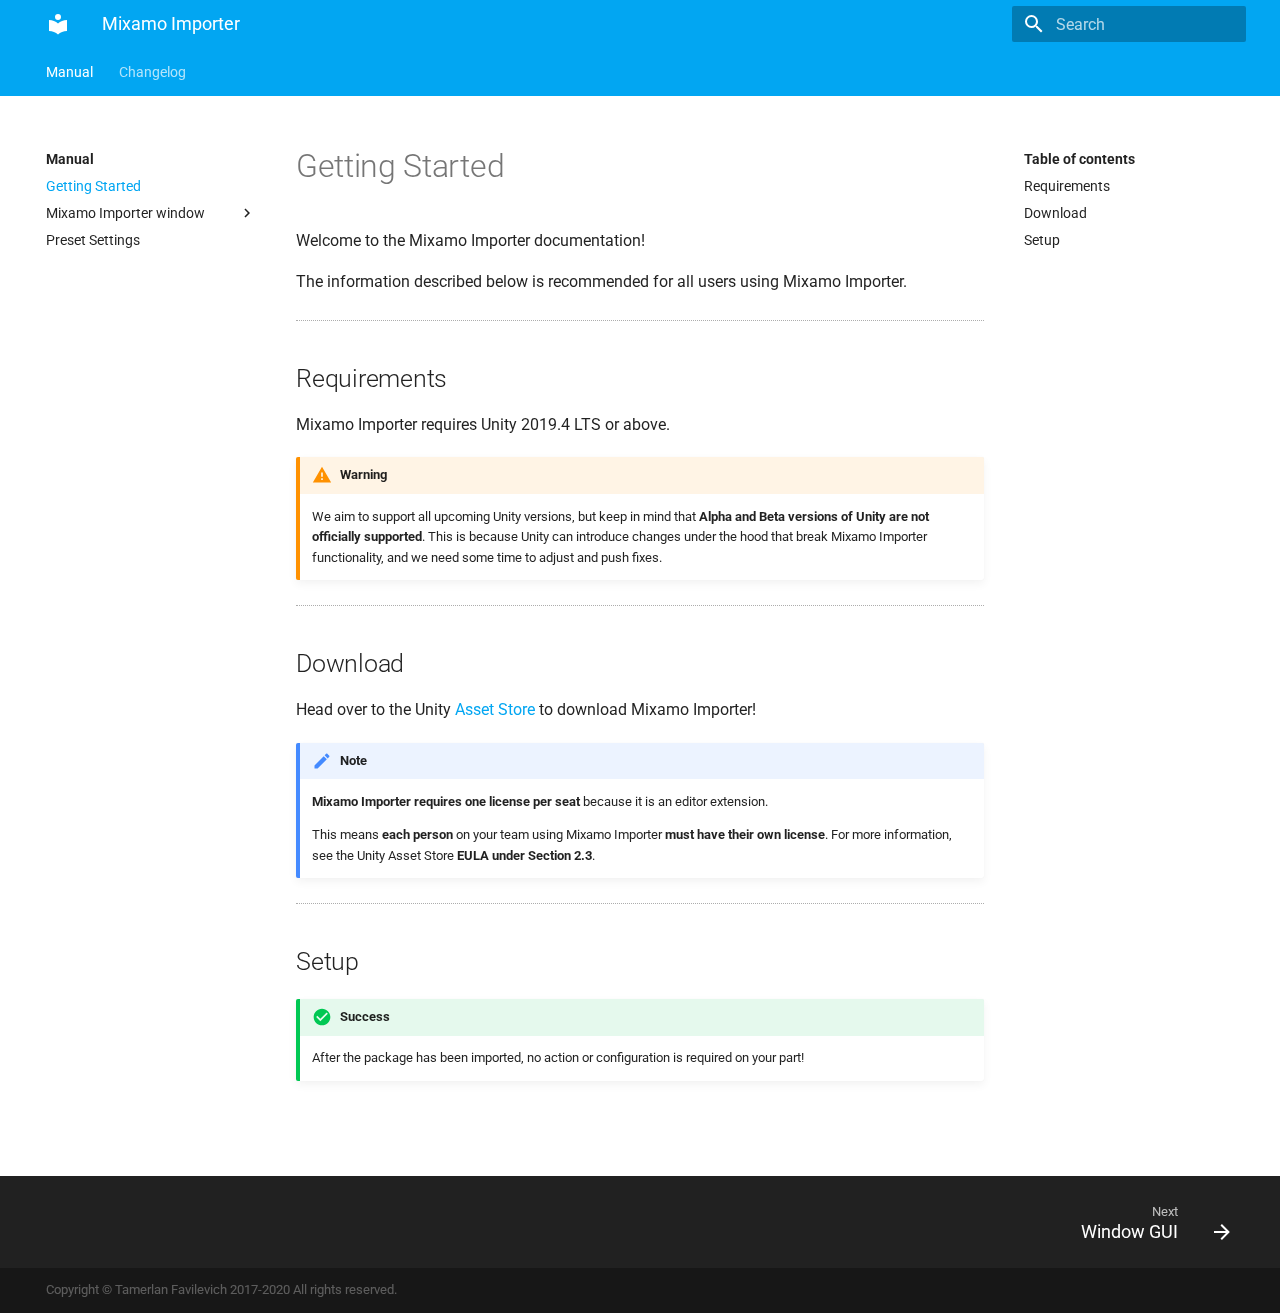
<file: index.html>
<!doctype html>
<html lang="en" class="no-js">
  <head>
    
      <meta charset="utf-8">
      <meta name="viewport" content="width=device-width,initial-scale=1">
      
      
      
      
        <meta name="author" content="Tamerlan Favilevich">
      
      <link rel="shortcut icon" href="assets/images/favicon.png">
      <meta name="generator" content="mkdocs-1.1.2, mkdocs-material-6.1.3">
    
    
      
        <title>Getting Started - Mixamo Importer</title>
      
    
    
      <link rel="stylesheet" href="assets/stylesheets/main.2cb7adb3.min.css">
      
        
        <link rel="stylesheet" href="assets/stylesheets/palette.f0267088.min.css">
        
          
          
          <meta name="theme-color" content="#02a6f2">
        
      
    
    
    
      
        
        <link href="https://fonts.gstatic.com" rel="preconnect" crossorigin>
        <link rel="stylesheet" href="https://fonts.googleapis.com/css?family=Roboto:300,400,400i,700%7CRoboto+Mono&display=fallback">
        <style>body,input{font-family:"Roboto",-apple-system,BlinkMacSystemFont,Helvetica,Arial,sans-serif}code,kbd,pre{font-family:"Roboto Mono",SFMono-Regular,Consolas,Menlo,monospace}</style>
      
    
    
    
      <link rel="stylesheet" href="stylesheets/extra.css">
    
    
      
    
    
  </head>
  
  
    
    
    
    
    
    <body dir="ltr" data-md-color-scheme="" data-md-color-primary="light-blue" data-md-color-accent="light-blue">
      
  
    <input class="md-toggle" data-md-toggle="drawer" type="checkbox" id="__drawer" autocomplete="off">
    <input class="md-toggle" data-md-toggle="search" type="checkbox" id="__search" autocomplete="off">
    <label class="md-overlay" for="__drawer"></label>
    <div data-md-component="skip">
      
        
        <a href="#getting-started" class="md-skip">
          Skip to content
        </a>
      
    </div>
    <div data-md-component="announce">
      
    </div>
    
      

<header class="md-header" data-md-component="header">
  <nav class="md-header-nav md-grid" aria-label="Header">
    <a href="." title="Mixamo Importer" class="md-header-nav__button md-logo" aria-label="Mixamo Importer">
      
  
  <svg xmlns="http://www.w3.org/2000/svg" viewBox="0 0 24 24"><path d="M12 8a3 3 0 003-3 3 3 0 00-3-3 3 3 0 00-3 3 3 3 0 003 3m0 3.54C9.64 9.35 6.5 8 3 8v11c3.5 0 6.64 1.35 9 3.54 2.36-2.19 5.5-3.54 9-3.54V8c-3.5 0-6.64 1.35-9 3.54z"/></svg>

    </a>
    <label class="md-header-nav__button md-icon" for="__drawer">
      <svg xmlns="http://www.w3.org/2000/svg" viewBox="0 0 24 24"><path d="M3 6h18v2H3V6m0 5h18v2H3v-2m0 5h18v2H3v-2z"/></svg>
    </label>
    <div class="md-header-nav__title" data-md-component="header-title">
      
        <div class="md-header-nav__ellipsis">
          <span class="md-header-nav__topic md-ellipsis">
            Mixamo Importer
          </span>
          <span class="md-header-nav__topic md-ellipsis">
            
              Getting Started
            
          </span>
        </div>
      
    </div>
    
      <label class="md-header-nav__button md-icon" for="__search">
        <svg xmlns="http://www.w3.org/2000/svg" viewBox="0 0 24 24"><path d="M9.5 3A6.5 6.5 0 0116 9.5c0 1.61-.59 3.09-1.56 4.23l.27.27h.79l5 5-1.5 1.5-5-5v-.79l-.27-.27A6.516 6.516 0 019.5 16 6.5 6.5 0 013 9.5 6.5 6.5 0 019.5 3m0 2C7 5 5 7 5 9.5S7 14 9.5 14 14 12 14 9.5 12 5 9.5 5z"/></svg>
      </label>
      
<div class="md-search" data-md-component="search" role="dialog">
  <label class="md-search__overlay" for="__search"></label>
  <div class="md-search__inner" role="search">
    <form class="md-search__form" name="search">
      <input type="text" class="md-search__input" name="query" aria-label="Search" placeholder="Search" autocapitalize="off" autocorrect="off" autocomplete="off" spellcheck="false" data-md-component="search-query" data-md-state="active">
      <label class="md-search__icon md-icon" for="__search">
        <svg xmlns="http://www.w3.org/2000/svg" viewBox="0 0 24 24"><path d="M9.5 3A6.5 6.5 0 0116 9.5c0 1.61-.59 3.09-1.56 4.23l.27.27h.79l5 5-1.5 1.5-5-5v-.79l-.27-.27A6.516 6.516 0 019.5 16 6.5 6.5 0 013 9.5 6.5 6.5 0 019.5 3m0 2C7 5 5 7 5 9.5S7 14 9.5 14 14 12 14 9.5 12 5 9.5 5z"/></svg>
        <svg xmlns="http://www.w3.org/2000/svg" viewBox="0 0 24 24"><path d="M20 11v2H8l5.5 5.5-1.42 1.42L4.16 12l7.92-7.92L13.5 5.5 8 11h12z"/></svg>
      </label>
      <button type="reset" class="md-search__icon md-icon" aria-label="Clear" data-md-component="search-reset" tabindex="-1">
        <svg xmlns="http://www.w3.org/2000/svg" viewBox="0 0 24 24"><path d="M19 6.41L17.59 5 12 10.59 6.41 5 5 6.41 10.59 12 5 17.59 6.41 19 12 13.41 17.59 19 19 17.59 13.41 12 19 6.41z"/></svg>
      </button>
    </form>
    <div class="md-search__output">
      <div class="md-search__scrollwrap" data-md-scrollfix>
        <div class="md-search-result" data-md-component="search-result">
          <div class="md-search-result__meta">
            Initializing search
          </div>
          <ol class="md-search-result__list"></ol>
        </div>
      </div>
    </div>
  </div>
</div>
    
    
  </nav>
</header>
    
    <div class="md-container" data-md-component="container">
      
      
        
          

  

<nav class="md-tabs md-tabs--active" aria-label="Tabs" data-md-component="tabs">
  <div class="md-tabs__inner md-grid">
    <ul class="md-tabs__list">
      
        
  
  
    <li class="md-tabs__item">
      
        <a href="." class="md-tabs__link md-tabs__link--active">
          Manual
        </a>
      
    </li>
  

      
        
  
  
    <li class="md-tabs__item">
      
        <a href="changelog/release-notes/" class="md-tabs__link">
          Changelog
        </a>
      
    </li>
  

      
    </ul>
  </div>
</nav>
        
      
      <main class="md-main" data-md-component="main">
        <div class="md-main__inner md-grid">
          
            
              <div class="md-sidebar md-sidebar--primary" data-md-component="navigation">
                <div class="md-sidebar__scrollwrap">
                  <div class="md-sidebar__inner">
                    

<nav class="md-nav md-nav--primary" aria-label="Navigation" data-md-level="0">
  <label class="md-nav__title" for="__drawer">
    <a href="." title="Mixamo Importer" class="md-nav__button md-logo" aria-label="Mixamo Importer">
      
  
  <svg xmlns="http://www.w3.org/2000/svg" viewBox="0 0 24 24"><path d="M12 8a3 3 0 003-3 3 3 0 00-3-3 3 3 0 00-3 3 3 3 0 003 3m0 3.54C9.64 9.35 6.5 8 3 8v11c3.5 0 6.64 1.35 9 3.54 2.36-2.19 5.5-3.54 9-3.54V8c-3.5 0-6.64 1.35-9 3.54z"/></svg>

    </a>
    Mixamo Importer
  </label>
  
  <ul class="md-nav__list" data-md-scrollfix>
    
      
      
      

  


  <li class="md-nav__item md-nav__item--active md-nav__item--nested">
    
      <input class="md-nav__toggle md-toggle" data-md-toggle="nav-1" type="checkbox" id="nav-1" checked>
    
    <label class="md-nav__link" for="nav-1">
      Manual
      <span class="md-nav__icon md-icon"></span>
    </label>
    <nav class="md-nav" aria-label="Manual" data-md-level="1">
      <label class="md-nav__title" for="nav-1">
        <span class="md-nav__icon md-icon"></span>
        Manual
      </label>
      <ul class="md-nav__list" data-md-scrollfix>
        
        
          
          
          

  


  <li class="md-nav__item md-nav__item--active">
    
    <input class="md-nav__toggle md-toggle" data-md-toggle="toc" type="checkbox" id="__toc">
    
      
    
    
      <label class="md-nav__link md-nav__link--active" for="__toc">
        Getting Started
        <span class="md-nav__icon md-icon"></span>
      </label>
    
    <a href="." class="md-nav__link md-nav__link--active">
      Getting Started
    </a>
    
      
<nav class="md-nav md-nav--secondary" aria-label="Table of contents">
  
  
    
  
  
    <label class="md-nav__title" for="__toc">
      <span class="md-nav__icon md-icon"></span>
      Table of contents
    </label>
    <ul class="md-nav__list" data-md-scrollfix>
      
        <li class="md-nav__item">
  <a href="#requirements" class="md-nav__link">
    Requirements
  </a>
  
</li>
      
        <li class="md-nav__item">
  <a href="#download" class="md-nav__link">
    Download
  </a>
  
</li>
      
        <li class="md-nav__item">
  <a href="#setup" class="md-nav__link">
    Setup
  </a>
  
</li>
      
    </ul>
  
</nav>
    
  </li>

        
          
          
          


  <li class="md-nav__item md-nav__item--nested">
    
      <input class="md-nav__toggle md-toggle" data-md-toggle="nav-1-2" type="checkbox" id="nav-1-2">
    
    <label class="md-nav__link" for="nav-1-2">
      Mixamo Importer window
      <span class="md-nav__icon md-icon"></span>
    </label>
    <nav class="md-nav" aria-label="Mixamo Importer window" data-md-level="2">
      <label class="md-nav__title" for="nav-1-2">
        <span class="md-nav__icon md-icon"></span>
        Mixamo Importer window
      </label>
      <ul class="md-nav__list" data-md-scrollfix>
        
        
          
          
          


  <li class="md-nav__item">
    <a href="manual/mixamo_importer_window/window-gui/" class="md-nav__link">
      Window GUI
    </a>
  </li>

        
          
          
          


  <li class="md-nav__item">
    <a href="manual/mixamo_importer_window/main-section/" class="md-nav__link">
      Main section
    </a>
  </li>

        
          
          
          


  <li class="md-nav__item">
    <a href="manual/mixamo_importer_window/rename-section/" class="md-nav__link">
      Rename section
    </a>
  </li>

        
          
          
          


  <li class="md-nav__item">
    <a href="manual/mixamo_importer_window/settings-section/" class="md-nav__link">
      Settings section
    </a>
  </li>

        
      </ul>
    </nav>
  </li>

        
          
          
          


  <li class="md-nav__item">
    <a href="manual/preset-settings/" class="md-nav__link">
      Preset Settings
    </a>
  </li>

        
      </ul>
    </nav>
  </li>

    
      
      
      


  <li class="md-nav__item md-nav__item--nested">
    
      <input class="md-nav__toggle md-toggle" data-md-toggle="nav-2" type="checkbox" id="nav-2">
    
    <label class="md-nav__link" for="nav-2">
      Changelog
      <span class="md-nav__icon md-icon"></span>
    </label>
    <nav class="md-nav" aria-label="Changelog" data-md-level="1">
      <label class="md-nav__title" for="nav-2">
        <span class="md-nav__icon md-icon"></span>
        Changelog
      </label>
      <ul class="md-nav__list" data-md-scrollfix>
        
        
          
          
          


  <li class="md-nav__item">
    <a href="changelog/release-notes/" class="md-nav__link">
      Release Notes
    </a>
  </li>

        
      </ul>
    </nav>
  </li>

    
  </ul>
</nav>
                  </div>
                </div>
              </div>
            
            
              <div class="md-sidebar md-sidebar--secondary" data-md-component="toc">
                <div class="md-sidebar__scrollwrap">
                  <div class="md-sidebar__inner">
                    
<nav class="md-nav md-nav--secondary" aria-label="Table of contents">
  
  
    
  
  
    <label class="md-nav__title" for="__toc">
      <span class="md-nav__icon md-icon"></span>
      Table of contents
    </label>
    <ul class="md-nav__list" data-md-scrollfix>
      
        <li class="md-nav__item">
  <a href="#requirements" class="md-nav__link">
    Requirements
  </a>
  
</li>
      
        <li class="md-nav__item">
  <a href="#download" class="md-nav__link">
    Download
  </a>
  
</li>
      
        <li class="md-nav__item">
  <a href="#setup" class="md-nav__link">
    Setup
  </a>
  
</li>
      
    </ul>
  
</nav>
                  </div>
                </div>
              </div>
            
          
          <div class="md-content">
            <article class="md-content__inner md-typeset">
              
                
                
                <h1 id="getting-started">Getting Started</h1>
<p>Welcome to the Mixamo Importer documentation! </p>
<p>The information described below is recommended for all users using Mixamo Importer.</p>
<hr />
<h2 id="requirements">Requirements</h2>
<p>Mixamo Importer requires Unity 2019.4 LTS or above.</p>
<div class="admonition warning">
<p class="admonition-title">Warning</p>
<p>We aim to support all upcoming Unity versions, but keep in mind that <strong>Alpha and Beta versions of Unity are not officially supported</strong>. This is because Unity can introduce changes under the hood that break Mixamo Importer functionality, and we need some time to adjust and push fixes.</p>
</div>
<hr />
<h2 id="download">Download</h2>
<p>Head over to the Unity <a href="">Asset Store</a> to download Mixamo Importer!</p>
<div class="admonition note">
<p class="admonition-title">Note</p>
<p><strong>Mixamo Importer requires one license per seat</strong> because it is an editor extension.</p>
<p>This means <strong>each person</strong> on your team using Mixamo Importer <strong>must have their own license</strong>. For more information, see the Unity Asset Store <strong>EULA under Section 2.3</strong>.</p>
</div>
<hr />
<h2 id="setup">Setup</h2>
<div class="admonition success">
<p class="admonition-title">Success</p>
<p>After the package has been imported, no action or configuration is required on your part!</p>
</div>
<p><br><br></p>
                
              
              
                


              
            </article>
          </div>
        </div>
      </main>
      
        <!--
  Copyright (c) 2016-2020 Martin Donath <martin.donath@squidfunk.com>
  Permission is hereby granted, free of charge, to any person obtaining a copy
  of this software and associated documentation files (the "Software"), to
  deal in the Software without restriction, including without limitation the
  rights to use, copy, modify, merge, publish, distribute, sublicense, and/or
  sell copies of the Software, and to permit persons to whom the Software is
  furnished to do so, subject to the following conditions:
  The above copyright notice and this permission notice shall be included in
  all copies or substantial portions of the Software.
  THE SOFTWARE IS PROVIDED "AS IS", WITHOUT WARRANTY OF ANY KIND, EXPRESS OR
  IMPLIED, INCLUDING BUT NOT LIMITED TO THE WARRANTIES OF MERCHANTABILITY,
  FITNESS FOR A PARTICULAR PURPOSE AND NON-INFRINGEMENT. IN NO EVENT SHALL THE
  AUTHORS OR COPYRIGHT HOLDERS BE LIABLE FOR ANY CLAIM, DAMAGES OR OTHER
  LIABILITY, WHETHER IN AN ACTION OF CONTRACT, TORT OR OTHERWISE, ARISING
  FROM, OUT OF OR IN CONNECTION WITH THE SOFTWARE OR THE USE OR OTHER DEALINGS
  IN THE SOFTWARE.
-->



<!-- Application footer -->
<footer class="md-footer">

  <!-- Link to previous and/or next page -->
  
    <div class="md-footer-nav">
      <nav
        class="md-footer-nav__inner md-grid"
        aria-label="Footer"
      >

        <!-- Link to previous page -->
        

        <!-- Link to next page -->
        
          <a
            href="manual/mixamo_importer_window/window-gui/"
            title="Window GUI"
            class="md-footer-nav__link md-footer-nav__link--next"
            rel="next"
          >
            <div class="md-footer-nav__title">
              <div class="md-ellipsis">
                <span class="md-footer-nav__direction">
                  Next
                </span>
                Window GUI
              </div>
            </div>
            <div class="md-footer-nav__button md-icon">
              <svg xmlns="http://www.w3.org/2000/svg" viewBox="0 0 24 24"><path d="M4 11v2h12l-5.5 5.5 1.42 1.42L19.84 12l-7.92-7.92L10.5 5.5 16 11H4z"/></svg>
            </div>
          </a>
        
      </nav>
    </div>
  

  <!-- Further information -->
  <div class="md-footer-meta md-typeset">
    <div class="md-footer-meta__inner md-grid">

      <!-- Copyright and theme information -->
      <div class="md-footer-copyright">
        
        Copyright &copy; Tamerlan Favilevich 2017-2020 All rights reserved.
      </div>

      <!-- Social links -->
      
    </div>
  </div>
</footer>
      
    </div>
    
      <script src="assets/javascripts/vendor.7e0ee788.min.js"></script>
      <script src="assets/javascripts/bundle.c1ccee15.min.js"></script><script id="__lang" type="application/json">{"clipboard.copy": "Copy to clipboard", "clipboard.copied": "Copied to clipboard", "search.config.lang": "en", "search.config.pipeline": "trimmer, stopWordFilter", "search.config.separator": "[\\s\\-]+", "search.placeholder": "Search", "search.result.placeholder": "Type to start searching", "search.result.none": "No matching documents", "search.result.one": "1 matching document", "search.result.other": "# matching documents", "search.result.more.one": "1 more on this page", "search.result.more.other": "# more on this page", "search.result.term.missing": "Missing"}</script>
      
      <script>
        app = initialize({
          base: ".",
          features: ['navigation.tabs'],
          search: Object.assign({
            worker: "assets/javascripts/worker/search.4ac00218.min.js"
          }, typeof search !== "undefined" && search)
        })
      </script>
      
    
  </body>
</html>
</file>
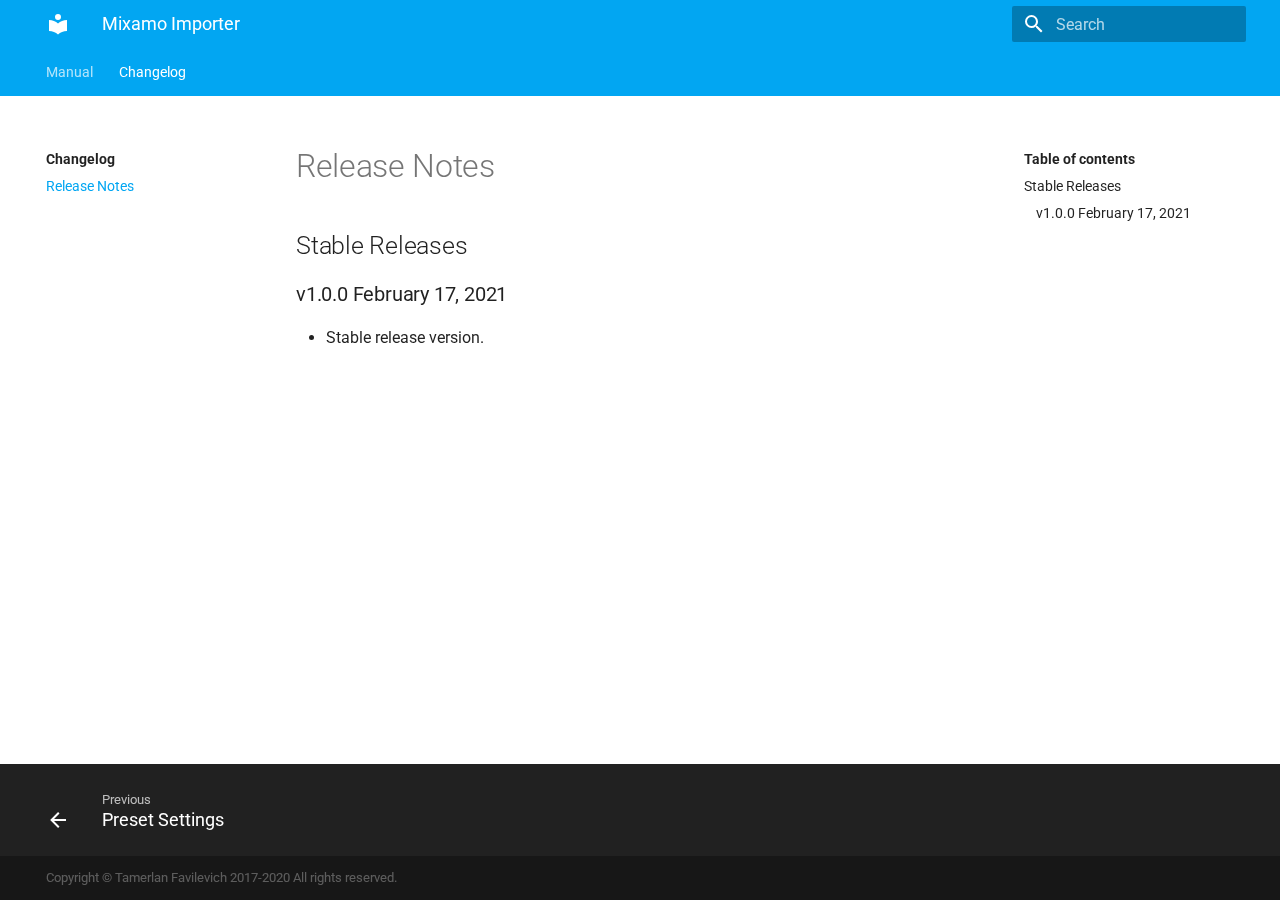
<file: changelog/release-notes/index.html>
<!doctype html>
<html lang="en" class="no-js">
  <head>
    
      <meta charset="utf-8">
      <meta name="viewport" content="width=device-width,initial-scale=1">
      
      
      
      
        <meta name="author" content="Tamerlan Favilevich">
      
      <link rel="shortcut icon" href="../../assets/images/favicon.png">
      <meta name="generator" content="mkdocs-1.1.2, mkdocs-material-6.1.3">
    
    
      
        <title>Release Notes - Mixamo Importer</title>
      
    
    
      <link rel="stylesheet" href="../../assets/stylesheets/main.2cb7adb3.min.css">
      
        
        <link rel="stylesheet" href="../../assets/stylesheets/palette.f0267088.min.css">
        
          
          
          <meta name="theme-color" content="#02a6f2">
        
      
    
    
    
      
        
        <link href="https://fonts.gstatic.com" rel="preconnect" crossorigin>
        <link rel="stylesheet" href="https://fonts.googleapis.com/css?family=Roboto:300,400,400i,700%7CRoboto+Mono&display=fallback">
        <style>body,input{font-family:"Roboto",-apple-system,BlinkMacSystemFont,Helvetica,Arial,sans-serif}code,kbd,pre{font-family:"Roboto Mono",SFMono-Regular,Consolas,Menlo,monospace}</style>
      
    
    
    
      <link rel="stylesheet" href="../../stylesheets/extra.css">
    
    
      
    
    
  </head>
  
  
    
    
    
    
    
    <body dir="ltr" data-md-color-scheme="" data-md-color-primary="light-blue" data-md-color-accent="light-blue">
      
  
    <input class="md-toggle" data-md-toggle="drawer" type="checkbox" id="__drawer" autocomplete="off">
    <input class="md-toggle" data-md-toggle="search" type="checkbox" id="__search" autocomplete="off">
    <label class="md-overlay" for="__drawer"></label>
    <div data-md-component="skip">
      
        
        <a href="#release-notes" class="md-skip">
          Skip to content
        </a>
      
    </div>
    <div data-md-component="announce">
      
    </div>
    
      

<header class="md-header" data-md-component="header">
  <nav class="md-header-nav md-grid" aria-label="Header">
    <a href="../.." title="Mixamo Importer" class="md-header-nav__button md-logo" aria-label="Mixamo Importer">
      
  
  <svg xmlns="http://www.w3.org/2000/svg" viewBox="0 0 24 24"><path d="M12 8a3 3 0 003-3 3 3 0 00-3-3 3 3 0 00-3 3 3 3 0 003 3m0 3.54C9.64 9.35 6.5 8 3 8v11c3.5 0 6.64 1.35 9 3.54 2.36-2.19 5.5-3.54 9-3.54V8c-3.5 0-6.64 1.35-9 3.54z"/></svg>

    </a>
    <label class="md-header-nav__button md-icon" for="__drawer">
      <svg xmlns="http://www.w3.org/2000/svg" viewBox="0 0 24 24"><path d="M3 6h18v2H3V6m0 5h18v2H3v-2m0 5h18v2H3v-2z"/></svg>
    </label>
    <div class="md-header-nav__title" data-md-component="header-title">
      
        <div class="md-header-nav__ellipsis">
          <span class="md-header-nav__topic md-ellipsis">
            Mixamo Importer
          </span>
          <span class="md-header-nav__topic md-ellipsis">
            
              Release Notes
            
          </span>
        </div>
      
    </div>
    
      <label class="md-header-nav__button md-icon" for="__search">
        <svg xmlns="http://www.w3.org/2000/svg" viewBox="0 0 24 24"><path d="M9.5 3A6.5 6.5 0 0116 9.5c0 1.61-.59 3.09-1.56 4.23l.27.27h.79l5 5-1.5 1.5-5-5v-.79l-.27-.27A6.516 6.516 0 019.5 16 6.5 6.5 0 013 9.5 6.5 6.5 0 019.5 3m0 2C7 5 5 7 5 9.5S7 14 9.5 14 14 12 14 9.5 12 5 9.5 5z"/></svg>
      </label>
      
<div class="md-search" data-md-component="search" role="dialog">
  <label class="md-search__overlay" for="__search"></label>
  <div class="md-search__inner" role="search">
    <form class="md-search__form" name="search">
      <input type="text" class="md-search__input" name="query" aria-label="Search" placeholder="Search" autocapitalize="off" autocorrect="off" autocomplete="off" spellcheck="false" data-md-component="search-query" data-md-state="active">
      <label class="md-search__icon md-icon" for="__search">
        <svg xmlns="http://www.w3.org/2000/svg" viewBox="0 0 24 24"><path d="M9.5 3A6.5 6.5 0 0116 9.5c0 1.61-.59 3.09-1.56 4.23l.27.27h.79l5 5-1.5 1.5-5-5v-.79l-.27-.27A6.516 6.516 0 019.5 16 6.5 6.5 0 013 9.5 6.5 6.5 0 019.5 3m0 2C7 5 5 7 5 9.5S7 14 9.5 14 14 12 14 9.5 12 5 9.5 5z"/></svg>
        <svg xmlns="http://www.w3.org/2000/svg" viewBox="0 0 24 24"><path d="M20 11v2H8l5.5 5.5-1.42 1.42L4.16 12l7.92-7.92L13.5 5.5 8 11h12z"/></svg>
      </label>
      <button type="reset" class="md-search__icon md-icon" aria-label="Clear" data-md-component="search-reset" tabindex="-1">
        <svg xmlns="http://www.w3.org/2000/svg" viewBox="0 0 24 24"><path d="M19 6.41L17.59 5 12 10.59 6.41 5 5 6.41 10.59 12 5 17.59 6.41 19 12 13.41 17.59 19 19 17.59 13.41 12 19 6.41z"/></svg>
      </button>
    </form>
    <div class="md-search__output">
      <div class="md-search__scrollwrap" data-md-scrollfix>
        <div class="md-search-result" data-md-component="search-result">
          <div class="md-search-result__meta">
            Initializing search
          </div>
          <ol class="md-search-result__list"></ol>
        </div>
      </div>
    </div>
  </div>
</div>
    
    
  </nav>
</header>
    
    <div class="md-container" data-md-component="container">
      
      
        
          

  

<nav class="md-tabs md-tabs--active" aria-label="Tabs" data-md-component="tabs">
  <div class="md-tabs__inner md-grid">
    <ul class="md-tabs__list">
      
        
  
  
    <li class="md-tabs__item">
      
        <a href="../.." class="md-tabs__link">
          Manual
        </a>
      
    </li>
  

      
        
  
  
    <li class="md-tabs__item">
      
        <a href="./" class="md-tabs__link md-tabs__link--active">
          Changelog
        </a>
      
    </li>
  

      
    </ul>
  </div>
</nav>
        
      
      <main class="md-main" data-md-component="main">
        <div class="md-main__inner md-grid">
          
            
              <div class="md-sidebar md-sidebar--primary" data-md-component="navigation">
                <div class="md-sidebar__scrollwrap">
                  <div class="md-sidebar__inner">
                    

<nav class="md-nav md-nav--primary" aria-label="Navigation" data-md-level="0">
  <label class="md-nav__title" for="__drawer">
    <a href="../.." title="Mixamo Importer" class="md-nav__button md-logo" aria-label="Mixamo Importer">
      
  
  <svg xmlns="http://www.w3.org/2000/svg" viewBox="0 0 24 24"><path d="M12 8a3 3 0 003-3 3 3 0 00-3-3 3 3 0 00-3 3 3 3 0 003 3m0 3.54C9.64 9.35 6.5 8 3 8v11c3.5 0 6.64 1.35 9 3.54 2.36-2.19 5.5-3.54 9-3.54V8c-3.5 0-6.64 1.35-9 3.54z"/></svg>

    </a>
    Mixamo Importer
  </label>
  
  <ul class="md-nav__list" data-md-scrollfix>
    
      
      
      


  <li class="md-nav__item md-nav__item--nested">
    
      <input class="md-nav__toggle md-toggle" data-md-toggle="nav-1" type="checkbox" id="nav-1">
    
    <label class="md-nav__link" for="nav-1">
      Manual
      <span class="md-nav__icon md-icon"></span>
    </label>
    <nav class="md-nav" aria-label="Manual" data-md-level="1">
      <label class="md-nav__title" for="nav-1">
        <span class="md-nav__icon md-icon"></span>
        Manual
      </label>
      <ul class="md-nav__list" data-md-scrollfix>
        
        
          
          
          


  <li class="md-nav__item">
    <a href="../.." class="md-nav__link">
      Getting Started
    </a>
  </li>

        
          
          
          


  <li class="md-nav__item md-nav__item--nested">
    
      <input class="md-nav__toggle md-toggle" data-md-toggle="nav-1-2" type="checkbox" id="nav-1-2">
    
    <label class="md-nav__link" for="nav-1-2">
      Mixamo Importer window
      <span class="md-nav__icon md-icon"></span>
    </label>
    <nav class="md-nav" aria-label="Mixamo Importer window" data-md-level="2">
      <label class="md-nav__title" for="nav-1-2">
        <span class="md-nav__icon md-icon"></span>
        Mixamo Importer window
      </label>
      <ul class="md-nav__list" data-md-scrollfix>
        
        
          
          
          


  <li class="md-nav__item">
    <a href="../../manual/mixamo_importer_window/window-gui/" class="md-nav__link">
      Window GUI
    </a>
  </li>

        
          
          
          


  <li class="md-nav__item">
    <a href="../../manual/mixamo_importer_window/main-section/" class="md-nav__link">
      Main section
    </a>
  </li>

        
          
          
          


  <li class="md-nav__item">
    <a href="../../manual/mixamo_importer_window/rename-section/" class="md-nav__link">
      Rename section
    </a>
  </li>

        
          
          
          


  <li class="md-nav__item">
    <a href="../../manual/mixamo_importer_window/settings-section/" class="md-nav__link">
      Settings section
    </a>
  </li>

        
      </ul>
    </nav>
  </li>

        
          
          
          


  <li class="md-nav__item">
    <a href="../../manual/preset-settings/" class="md-nav__link">
      Preset Settings
    </a>
  </li>

        
      </ul>
    </nav>
  </li>

    
      
      
      

  


  <li class="md-nav__item md-nav__item--active md-nav__item--nested">
    
      <input class="md-nav__toggle md-toggle" data-md-toggle="nav-2" type="checkbox" id="nav-2" checked>
    
    <label class="md-nav__link" for="nav-2">
      Changelog
      <span class="md-nav__icon md-icon"></span>
    </label>
    <nav class="md-nav" aria-label="Changelog" data-md-level="1">
      <label class="md-nav__title" for="nav-2">
        <span class="md-nav__icon md-icon"></span>
        Changelog
      </label>
      <ul class="md-nav__list" data-md-scrollfix>
        
        
          
          
          

  


  <li class="md-nav__item md-nav__item--active">
    
    <input class="md-nav__toggle md-toggle" data-md-toggle="toc" type="checkbox" id="__toc">
    
      
    
    
      <label class="md-nav__link md-nav__link--active" for="__toc">
        Release Notes
        <span class="md-nav__icon md-icon"></span>
      </label>
    
    <a href="./" class="md-nav__link md-nav__link--active">
      Release Notes
    </a>
    
      
<nav class="md-nav md-nav--secondary" aria-label="Table of contents">
  
  
    
  
  
    <label class="md-nav__title" for="__toc">
      <span class="md-nav__icon md-icon"></span>
      Table of contents
    </label>
    <ul class="md-nav__list" data-md-scrollfix>
      
        <li class="md-nav__item">
  <a href="#stable-releases" class="md-nav__link">
    Stable Releases
  </a>
  
    <nav class="md-nav" aria-label="Stable Releases">
      <ul class="md-nav__list">
        
          <li class="md-nav__item">
  <a href="#v100-february-17-2021" class="md-nav__link">
    v1.0.0 February 17, 2021
  </a>
  
</li>
        
      </ul>
    </nav>
  
</li>
      
    </ul>
  
</nav>
    
  </li>

        
      </ul>
    </nav>
  </li>

    
  </ul>
</nav>
                  </div>
                </div>
              </div>
            
            
              <div class="md-sidebar md-sidebar--secondary" data-md-component="toc">
                <div class="md-sidebar__scrollwrap">
                  <div class="md-sidebar__inner">
                    
<nav class="md-nav md-nav--secondary" aria-label="Table of contents">
  
  
    
  
  
    <label class="md-nav__title" for="__toc">
      <span class="md-nav__icon md-icon"></span>
      Table of contents
    </label>
    <ul class="md-nav__list" data-md-scrollfix>
      
        <li class="md-nav__item">
  <a href="#stable-releases" class="md-nav__link">
    Stable Releases
  </a>
  
    <nav class="md-nav" aria-label="Stable Releases">
      <ul class="md-nav__list">
        
          <li class="md-nav__item">
  <a href="#v100-february-17-2021" class="md-nav__link">
    v1.0.0 February 17, 2021
  </a>
  
</li>
        
      </ul>
    </nav>
  
</li>
      
    </ul>
  
</nav>
                  </div>
                </div>
              </div>
            
          
          <div class="md-content">
            <article class="md-content__inner md-typeset">
              
                
                
                <h1 id="release-notes">Release Notes</h1>
<h2 id="stable-releases">Stable Releases</h2>
<h3 id="v100-february-17-2021">v1.0.0 February 17, 2021</h3>
<ul>
<li>Stable release version.</li>
</ul>
                
              
              
                


              
            </article>
          </div>
        </div>
      </main>
      
        <!--
  Copyright (c) 2016-2020 Martin Donath <martin.donath@squidfunk.com>
  Permission is hereby granted, free of charge, to any person obtaining a copy
  of this software and associated documentation files (the "Software"), to
  deal in the Software without restriction, including without limitation the
  rights to use, copy, modify, merge, publish, distribute, sublicense, and/or
  sell copies of the Software, and to permit persons to whom the Software is
  furnished to do so, subject to the following conditions:
  The above copyright notice and this permission notice shall be included in
  all copies or substantial portions of the Software.
  THE SOFTWARE IS PROVIDED "AS IS", WITHOUT WARRANTY OF ANY KIND, EXPRESS OR
  IMPLIED, INCLUDING BUT NOT LIMITED TO THE WARRANTIES OF MERCHANTABILITY,
  FITNESS FOR A PARTICULAR PURPOSE AND NON-INFRINGEMENT. IN NO EVENT SHALL THE
  AUTHORS OR COPYRIGHT HOLDERS BE LIABLE FOR ANY CLAIM, DAMAGES OR OTHER
  LIABILITY, WHETHER IN AN ACTION OF CONTRACT, TORT OR OTHERWISE, ARISING
  FROM, OUT OF OR IN CONNECTION WITH THE SOFTWARE OR THE USE OR OTHER DEALINGS
  IN THE SOFTWARE.
-->



<!-- Application footer -->
<footer class="md-footer">

  <!-- Link to previous and/or next page -->
  
    <div class="md-footer-nav">
      <nav
        class="md-footer-nav__inner md-grid"
        aria-label="Footer"
      >

        <!-- Link to previous page -->
        
          <a
            href="../../manual/preset-settings/"
            title="Preset Settings"
            class="md-footer-nav__link md-footer-nav__link--prev"
            rel="prev"
          >
            <div class="md-footer-nav__button md-icon">
              <svg xmlns="http://www.w3.org/2000/svg" viewBox="0 0 24 24"><path d="M20 11v2H8l5.5 5.5-1.42 1.42L4.16 12l7.92-7.92L13.5 5.5 8 11h12z"/></svg>
            </div>
            <div class="md-footer-nav__title">
              <div class="md-ellipsis">
                <span class="md-footer-nav__direction">
                  Previous
                </span>
                Preset Settings
              </div>
            </div>
          </a>
        

        <!-- Link to next page -->
        
      </nav>
    </div>
  

  <!-- Further information -->
  <div class="md-footer-meta md-typeset">
    <div class="md-footer-meta__inner md-grid">

      <!-- Copyright and theme information -->
      <div class="md-footer-copyright">
        
        Copyright &copy; Tamerlan Favilevich 2017-2020 All rights reserved.
      </div>

      <!-- Social links -->
      
    </div>
  </div>
</footer>
      
    </div>
    
      <script src="../../assets/javascripts/vendor.7e0ee788.min.js"></script>
      <script src="../../assets/javascripts/bundle.c1ccee15.min.js"></script><script id="__lang" type="application/json">{"clipboard.copy": "Copy to clipboard", "clipboard.copied": "Copied to clipboard", "search.config.lang": "en", "search.config.pipeline": "trimmer, stopWordFilter", "search.config.separator": "[\\s\\-]+", "search.placeholder": "Search", "search.result.placeholder": "Type to start searching", "search.result.none": "No matching documents", "search.result.one": "1 matching document", "search.result.other": "# matching documents", "search.result.more.one": "1 more on this page", "search.result.more.other": "# more on this page", "search.result.term.missing": "Missing"}</script>
      
      <script>
        app = initialize({
          base: "../..",
          features: ['navigation.tabs'],
          search: Object.assign({
            worker: "../../assets/javascripts/worker/search.4ac00218.min.js"
          }, typeof search !== "undefined" && search)
        })
      </script>
      
    
  </body>
</html>
</file>
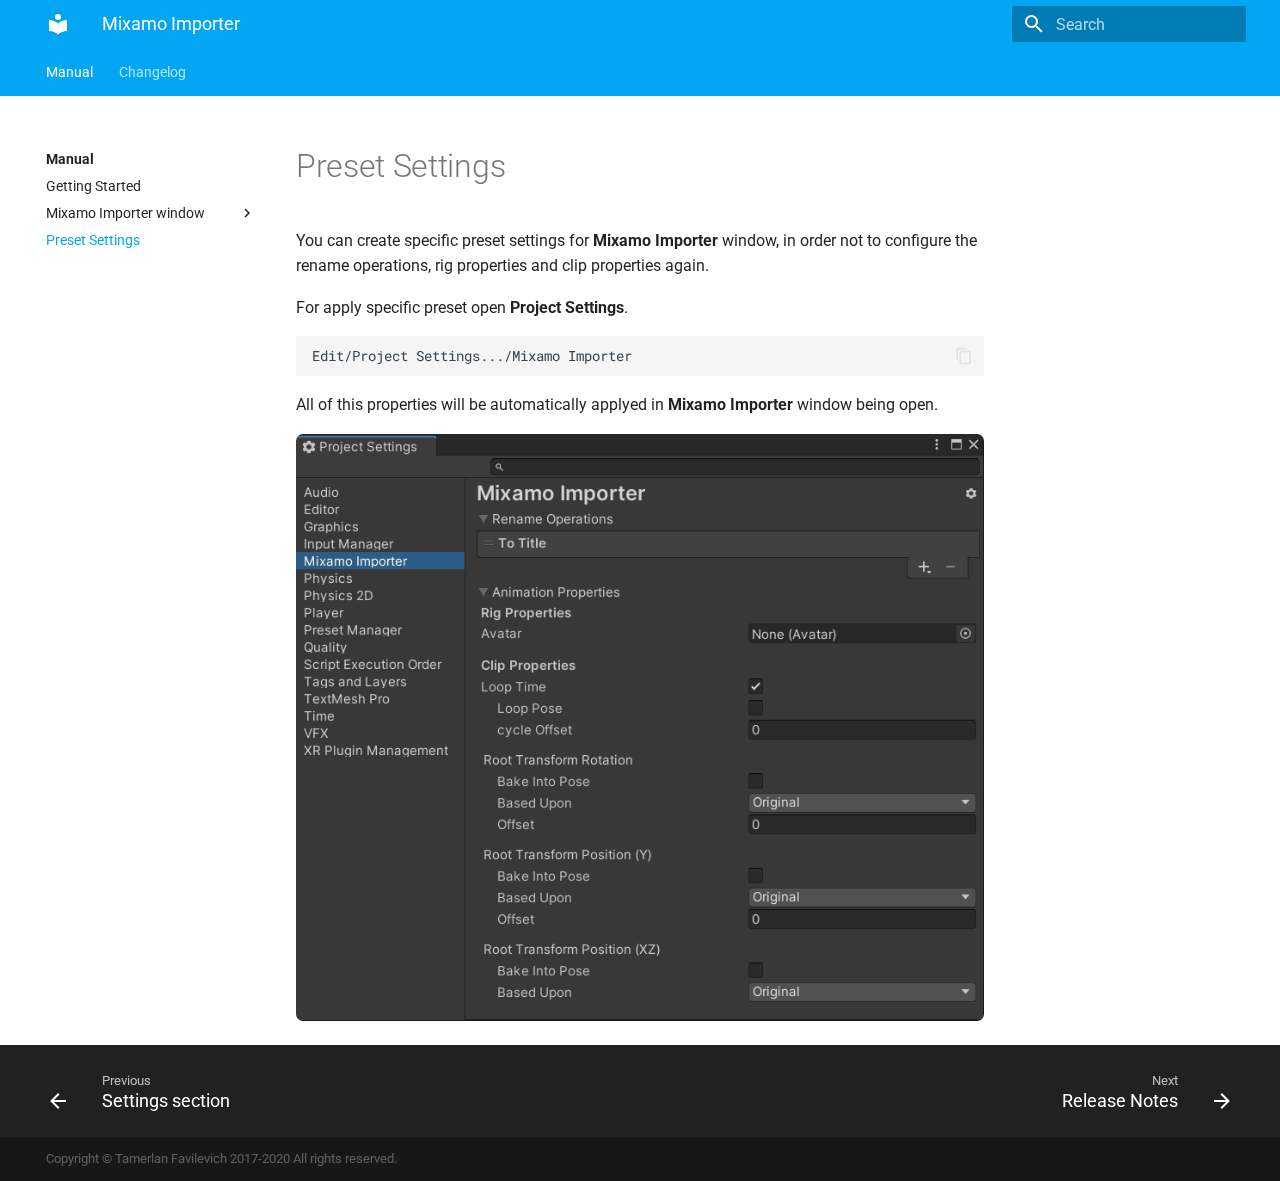
<file: manual/preset-settings/index.html>
<!doctype html>
<html lang="en" class="no-js">
  <head>
    
      <meta charset="utf-8">
      <meta name="viewport" content="width=device-width,initial-scale=1">
      
      
      
      
        <meta name="author" content="Tamerlan Favilevich">
      
      <link rel="shortcut icon" href="../../assets/images/favicon.png">
      <meta name="generator" content="mkdocs-1.1.2, mkdocs-material-6.1.3">
    
    
      
        <title>Preset Settings - Mixamo Importer</title>
      
    
    
      <link rel="stylesheet" href="../../assets/stylesheets/main.2cb7adb3.min.css">
      
        
        <link rel="stylesheet" href="../../assets/stylesheets/palette.f0267088.min.css">
        
          
          
          <meta name="theme-color" content="#02a6f2">
        
      
    
    
    
      
        
        <link href="https://fonts.gstatic.com" rel="preconnect" crossorigin>
        <link rel="stylesheet" href="https://fonts.googleapis.com/css?family=Roboto:300,400,400i,700%7CRoboto+Mono&display=fallback">
        <style>body,input{font-family:"Roboto",-apple-system,BlinkMacSystemFont,Helvetica,Arial,sans-serif}code,kbd,pre{font-family:"Roboto Mono",SFMono-Regular,Consolas,Menlo,monospace}</style>
      
    
    
    
      <link rel="stylesheet" href="../../stylesheets/extra.css">
    
    
      
    
    
  </head>
  
  
    
    
    
    
    
    <body dir="ltr" data-md-color-scheme="" data-md-color-primary="light-blue" data-md-color-accent="light-blue">
      
  
    <input class="md-toggle" data-md-toggle="drawer" type="checkbox" id="__drawer" autocomplete="off">
    <input class="md-toggle" data-md-toggle="search" type="checkbox" id="__search" autocomplete="off">
    <label class="md-overlay" for="__drawer"></label>
    <div data-md-component="skip">
      
        
        <a href="#preset-settings" class="md-skip">
          Skip to content
        </a>
      
    </div>
    <div data-md-component="announce">
      
    </div>
    
      

<header class="md-header" data-md-component="header">
  <nav class="md-header-nav md-grid" aria-label="Header">
    <a href="../.." title="Mixamo Importer" class="md-header-nav__button md-logo" aria-label="Mixamo Importer">
      
  
  <svg xmlns="http://www.w3.org/2000/svg" viewBox="0 0 24 24"><path d="M12 8a3 3 0 003-3 3 3 0 00-3-3 3 3 0 00-3 3 3 3 0 003 3m0 3.54C9.64 9.35 6.5 8 3 8v11c3.5 0 6.64 1.35 9 3.54 2.36-2.19 5.5-3.54 9-3.54V8c-3.5 0-6.64 1.35-9 3.54z"/></svg>

    </a>
    <label class="md-header-nav__button md-icon" for="__drawer">
      <svg xmlns="http://www.w3.org/2000/svg" viewBox="0 0 24 24"><path d="M3 6h18v2H3V6m0 5h18v2H3v-2m0 5h18v2H3v-2z"/></svg>
    </label>
    <div class="md-header-nav__title" data-md-component="header-title">
      
        <div class="md-header-nav__ellipsis">
          <span class="md-header-nav__topic md-ellipsis">
            Mixamo Importer
          </span>
          <span class="md-header-nav__topic md-ellipsis">
            
              Preset Settings
            
          </span>
        </div>
      
    </div>
    
      <label class="md-header-nav__button md-icon" for="__search">
        <svg xmlns="http://www.w3.org/2000/svg" viewBox="0 0 24 24"><path d="M9.5 3A6.5 6.5 0 0116 9.5c0 1.61-.59 3.09-1.56 4.23l.27.27h.79l5 5-1.5 1.5-5-5v-.79l-.27-.27A6.516 6.516 0 019.5 16 6.5 6.5 0 013 9.5 6.5 6.5 0 019.5 3m0 2C7 5 5 7 5 9.5S7 14 9.5 14 14 12 14 9.5 12 5 9.5 5z"/></svg>
      </label>
      
<div class="md-search" data-md-component="search" role="dialog">
  <label class="md-search__overlay" for="__search"></label>
  <div class="md-search__inner" role="search">
    <form class="md-search__form" name="search">
      <input type="text" class="md-search__input" name="query" aria-label="Search" placeholder="Search" autocapitalize="off" autocorrect="off" autocomplete="off" spellcheck="false" data-md-component="search-query" data-md-state="active">
      <label class="md-search__icon md-icon" for="__search">
        <svg xmlns="http://www.w3.org/2000/svg" viewBox="0 0 24 24"><path d="M9.5 3A6.5 6.5 0 0116 9.5c0 1.61-.59 3.09-1.56 4.23l.27.27h.79l5 5-1.5 1.5-5-5v-.79l-.27-.27A6.516 6.516 0 019.5 16 6.5 6.5 0 013 9.5 6.5 6.5 0 019.5 3m0 2C7 5 5 7 5 9.5S7 14 9.5 14 14 12 14 9.5 12 5 9.5 5z"/></svg>
        <svg xmlns="http://www.w3.org/2000/svg" viewBox="0 0 24 24"><path d="M20 11v2H8l5.5 5.5-1.42 1.42L4.16 12l7.92-7.92L13.5 5.5 8 11h12z"/></svg>
      </label>
      <button type="reset" class="md-search__icon md-icon" aria-label="Clear" data-md-component="search-reset" tabindex="-1">
        <svg xmlns="http://www.w3.org/2000/svg" viewBox="0 0 24 24"><path d="M19 6.41L17.59 5 12 10.59 6.41 5 5 6.41 10.59 12 5 17.59 6.41 19 12 13.41 17.59 19 19 17.59 13.41 12 19 6.41z"/></svg>
      </button>
    </form>
    <div class="md-search__output">
      <div class="md-search__scrollwrap" data-md-scrollfix>
        <div class="md-search-result" data-md-component="search-result">
          <div class="md-search-result__meta">
            Initializing search
          </div>
          <ol class="md-search-result__list"></ol>
        </div>
      </div>
    </div>
  </div>
</div>
    
    
  </nav>
</header>
    
    <div class="md-container" data-md-component="container">
      
      
        
          

  

<nav class="md-tabs md-tabs--active" aria-label="Tabs" data-md-component="tabs">
  <div class="md-tabs__inner md-grid">
    <ul class="md-tabs__list">
      
        
  
  
    <li class="md-tabs__item">
      
        <a href="../.." class="md-tabs__link md-tabs__link--active">
          Manual
        </a>
      
    </li>
  

      
        
  
  
    <li class="md-tabs__item">
      
        <a href="../../changelog/release-notes/" class="md-tabs__link">
          Changelog
        </a>
      
    </li>
  

      
    </ul>
  </div>
</nav>
        
      
      <main class="md-main" data-md-component="main">
        <div class="md-main__inner md-grid">
          
            
              <div class="md-sidebar md-sidebar--primary" data-md-component="navigation">
                <div class="md-sidebar__scrollwrap">
                  <div class="md-sidebar__inner">
                    

<nav class="md-nav md-nav--primary" aria-label="Navigation" data-md-level="0">
  <label class="md-nav__title" for="__drawer">
    <a href="../.." title="Mixamo Importer" class="md-nav__button md-logo" aria-label="Mixamo Importer">
      
  
  <svg xmlns="http://www.w3.org/2000/svg" viewBox="0 0 24 24"><path d="M12 8a3 3 0 003-3 3 3 0 00-3-3 3 3 0 00-3 3 3 3 0 003 3m0 3.54C9.64 9.35 6.5 8 3 8v11c3.5 0 6.64 1.35 9 3.54 2.36-2.19 5.5-3.54 9-3.54V8c-3.5 0-6.64 1.35-9 3.54z"/></svg>

    </a>
    Mixamo Importer
  </label>
  
  <ul class="md-nav__list" data-md-scrollfix>
    
      
      
      

  


  <li class="md-nav__item md-nav__item--active md-nav__item--nested">
    
      <input class="md-nav__toggle md-toggle" data-md-toggle="nav-1" type="checkbox" id="nav-1" checked>
    
    <label class="md-nav__link" for="nav-1">
      Manual
      <span class="md-nav__icon md-icon"></span>
    </label>
    <nav class="md-nav" aria-label="Manual" data-md-level="1">
      <label class="md-nav__title" for="nav-1">
        <span class="md-nav__icon md-icon"></span>
        Manual
      </label>
      <ul class="md-nav__list" data-md-scrollfix>
        
        
          
          
          


  <li class="md-nav__item">
    <a href="../.." class="md-nav__link">
      Getting Started
    </a>
  </li>

        
          
          
          


  <li class="md-nav__item md-nav__item--nested">
    
      <input class="md-nav__toggle md-toggle" data-md-toggle="nav-1-2" type="checkbox" id="nav-1-2">
    
    <label class="md-nav__link" for="nav-1-2">
      Mixamo Importer window
      <span class="md-nav__icon md-icon"></span>
    </label>
    <nav class="md-nav" aria-label="Mixamo Importer window" data-md-level="2">
      <label class="md-nav__title" for="nav-1-2">
        <span class="md-nav__icon md-icon"></span>
        Mixamo Importer window
      </label>
      <ul class="md-nav__list" data-md-scrollfix>
        
        
          
          
          


  <li class="md-nav__item">
    <a href="../mixamo_importer_window/window-gui/" class="md-nav__link">
      Window GUI
    </a>
  </li>

        
          
          
          


  <li class="md-nav__item">
    <a href="../mixamo_importer_window/main-section/" class="md-nav__link">
      Main section
    </a>
  </li>

        
          
          
          


  <li class="md-nav__item">
    <a href="../mixamo_importer_window/rename-section/" class="md-nav__link">
      Rename section
    </a>
  </li>

        
          
          
          


  <li class="md-nav__item">
    <a href="../mixamo_importer_window/settings-section/" class="md-nav__link">
      Settings section
    </a>
  </li>

        
      </ul>
    </nav>
  </li>

        
          
          
          

  


  <li class="md-nav__item md-nav__item--active">
    
    <input class="md-nav__toggle md-toggle" data-md-toggle="toc" type="checkbox" id="__toc">
    
      
    
    
    <a href="./" class="md-nav__link md-nav__link--active">
      Preset Settings
    </a>
    
  </li>

        
      </ul>
    </nav>
  </li>

    
      
      
      


  <li class="md-nav__item md-nav__item--nested">
    
      <input class="md-nav__toggle md-toggle" data-md-toggle="nav-2" type="checkbox" id="nav-2">
    
    <label class="md-nav__link" for="nav-2">
      Changelog
      <span class="md-nav__icon md-icon"></span>
    </label>
    <nav class="md-nav" aria-label="Changelog" data-md-level="1">
      <label class="md-nav__title" for="nav-2">
        <span class="md-nav__icon md-icon"></span>
        Changelog
      </label>
      <ul class="md-nav__list" data-md-scrollfix>
        
        
          
          
          


  <li class="md-nav__item">
    <a href="../../changelog/release-notes/" class="md-nav__link">
      Release Notes
    </a>
  </li>

        
      </ul>
    </nav>
  </li>

    
  </ul>
</nav>
                  </div>
                </div>
              </div>
            
            
              <div class="md-sidebar md-sidebar--secondary" data-md-component="toc">
                <div class="md-sidebar__scrollwrap">
                  <div class="md-sidebar__inner">
                    
<nav class="md-nav md-nav--secondary" aria-label="Table of contents">
  
  
    
  
  
</nav>
                  </div>
                </div>
              </div>
            
          
          <div class="md-content">
            <article class="md-content__inner md-typeset">
              
                
                
                <h1 id="preset-settings">Preset Settings</h1>
<p>You can create specific preset settings for <strong>Mixamo Importer</strong> window, in order not to configure the rename operations, rig properties and clip properties again.</p>
<p>For apply specific preset open <strong>Project Settings</strong>.</p>
<pre><code>Edit/Project Settings.../Mixamo Importer
</code></pre>
<p>All of this properties will be automatically applyed in <strong>Mixamo Importer</strong> window being open.</p>
<p><img alt="Screenshot" src="../../images/manual/project-settings.png#center" /></p>
                
              
              
                


              
            </article>
          </div>
        </div>
      </main>
      
        <!--
  Copyright (c) 2016-2020 Martin Donath <martin.donath@squidfunk.com>
  Permission is hereby granted, free of charge, to any person obtaining a copy
  of this software and associated documentation files (the "Software"), to
  deal in the Software without restriction, including without limitation the
  rights to use, copy, modify, merge, publish, distribute, sublicense, and/or
  sell copies of the Software, and to permit persons to whom the Software is
  furnished to do so, subject to the following conditions:
  The above copyright notice and this permission notice shall be included in
  all copies or substantial portions of the Software.
  THE SOFTWARE IS PROVIDED "AS IS", WITHOUT WARRANTY OF ANY KIND, EXPRESS OR
  IMPLIED, INCLUDING BUT NOT LIMITED TO THE WARRANTIES OF MERCHANTABILITY,
  FITNESS FOR A PARTICULAR PURPOSE AND NON-INFRINGEMENT. IN NO EVENT SHALL THE
  AUTHORS OR COPYRIGHT HOLDERS BE LIABLE FOR ANY CLAIM, DAMAGES OR OTHER
  LIABILITY, WHETHER IN AN ACTION OF CONTRACT, TORT OR OTHERWISE, ARISING
  FROM, OUT OF OR IN CONNECTION WITH THE SOFTWARE OR THE USE OR OTHER DEALINGS
  IN THE SOFTWARE.
-->



<!-- Application footer -->
<footer class="md-footer">

  <!-- Link to previous and/or next page -->
  
    <div class="md-footer-nav">
      <nav
        class="md-footer-nav__inner md-grid"
        aria-label="Footer"
      >

        <!-- Link to previous page -->
        
          <a
            href="../mixamo_importer_window/settings-section/"
            title="Settings section"
            class="md-footer-nav__link md-footer-nav__link--prev"
            rel="prev"
          >
            <div class="md-footer-nav__button md-icon">
              <svg xmlns="http://www.w3.org/2000/svg" viewBox="0 0 24 24"><path d="M20 11v2H8l5.5 5.5-1.42 1.42L4.16 12l7.92-7.92L13.5 5.5 8 11h12z"/></svg>
            </div>
            <div class="md-footer-nav__title">
              <div class="md-ellipsis">
                <span class="md-footer-nav__direction">
                  Previous
                </span>
                Settings section
              </div>
            </div>
          </a>
        

        <!-- Link to next page -->
        
          <a
            href="../../changelog/release-notes/"
            title="Release Notes"
            class="md-footer-nav__link md-footer-nav__link--next"
            rel="next"
          >
            <div class="md-footer-nav__title">
              <div class="md-ellipsis">
                <span class="md-footer-nav__direction">
                  Next
                </span>
                Release Notes
              </div>
            </div>
            <div class="md-footer-nav__button md-icon">
              <svg xmlns="http://www.w3.org/2000/svg" viewBox="0 0 24 24"><path d="M4 11v2h12l-5.5 5.5 1.42 1.42L19.84 12l-7.92-7.92L10.5 5.5 16 11H4z"/></svg>
            </div>
          </a>
        
      </nav>
    </div>
  

  <!-- Further information -->
  <div class="md-footer-meta md-typeset">
    <div class="md-footer-meta__inner md-grid">

      <!-- Copyright and theme information -->
      <div class="md-footer-copyright">
        
        Copyright &copy; Tamerlan Favilevich 2017-2020 All rights reserved.
      </div>

      <!-- Social links -->
      
    </div>
  </div>
</footer>
      
    </div>
    
      <script src="../../assets/javascripts/vendor.7e0ee788.min.js"></script>
      <script src="../../assets/javascripts/bundle.c1ccee15.min.js"></script><script id="__lang" type="application/json">{"clipboard.copy": "Copy to clipboard", "clipboard.copied": "Copied to clipboard", "search.config.lang": "en", "search.config.pipeline": "trimmer, stopWordFilter", "search.config.separator": "[\\s\\-]+", "search.placeholder": "Search", "search.result.placeholder": "Type to start searching", "search.result.none": "No matching documents", "search.result.one": "1 matching document", "search.result.other": "# matching documents", "search.result.more.one": "1 more on this page", "search.result.more.other": "# more on this page", "search.result.term.missing": "Missing"}</script>
      
      <script>
        app = initialize({
          base: "../..",
          features: ['navigation.tabs'],
          search: Object.assign({
            worker: "../../assets/javascripts/worker/search.4ac00218.min.js"
          }, typeof search !== "undefined" && search)
        })
      </script>
      
    
  </body>
</html>
</file>
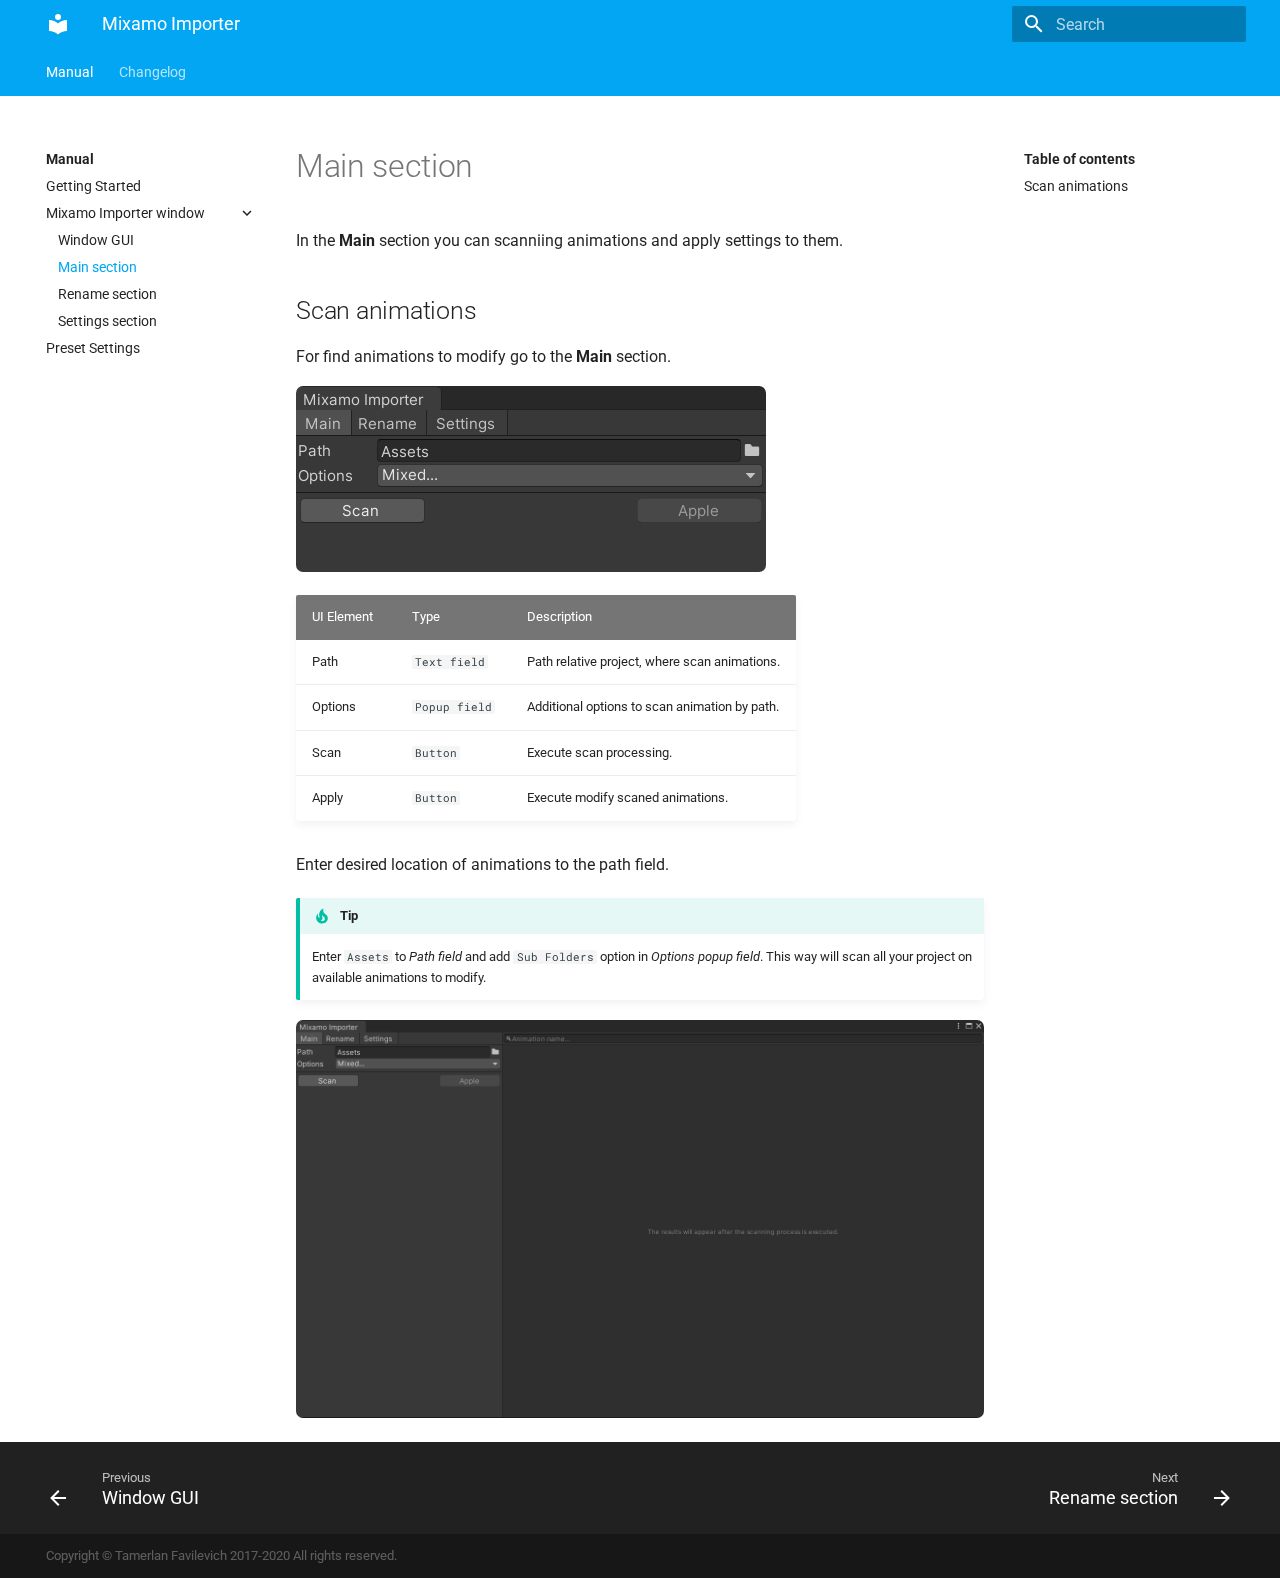
<file: manual/mixamo_importer_window/main-section/index.html>
<!doctype html>
<html lang="en" class="no-js">
  <head>
    
      <meta charset="utf-8">
      <meta name="viewport" content="width=device-width,initial-scale=1">
      
      
      
      
        <meta name="author" content="Tamerlan Favilevich">
      
      <link rel="shortcut icon" href="../../../assets/images/favicon.png">
      <meta name="generator" content="mkdocs-1.1.2, mkdocs-material-6.1.3">
    
    
      
        <title>Main section - Mixamo Importer</title>
      
    
    
      <link rel="stylesheet" href="../../../assets/stylesheets/main.2cb7adb3.min.css">
      
        
        <link rel="stylesheet" href="../../../assets/stylesheets/palette.f0267088.min.css">
        
          
          
          <meta name="theme-color" content="#02a6f2">
        
      
    
    
    
      
        
        <link href="https://fonts.gstatic.com" rel="preconnect" crossorigin>
        <link rel="stylesheet" href="https://fonts.googleapis.com/css?family=Roboto:300,400,400i,700%7CRoboto+Mono&display=fallback">
        <style>body,input{font-family:"Roboto",-apple-system,BlinkMacSystemFont,Helvetica,Arial,sans-serif}code,kbd,pre{font-family:"Roboto Mono",SFMono-Regular,Consolas,Menlo,monospace}</style>
      
    
    
    
      <link rel="stylesheet" href="../../../stylesheets/extra.css">
    
    
      
    
    
  </head>
  
  
    
    
    
    
    
    <body dir="ltr" data-md-color-scheme="" data-md-color-primary="light-blue" data-md-color-accent="light-blue">
      
  
    <input class="md-toggle" data-md-toggle="drawer" type="checkbox" id="__drawer" autocomplete="off">
    <input class="md-toggle" data-md-toggle="search" type="checkbox" id="__search" autocomplete="off">
    <label class="md-overlay" for="__drawer"></label>
    <div data-md-component="skip">
      
        
        <a href="#main-section" class="md-skip">
          Skip to content
        </a>
      
    </div>
    <div data-md-component="announce">
      
    </div>
    
      

<header class="md-header" data-md-component="header">
  <nav class="md-header-nav md-grid" aria-label="Header">
    <a href="../../.." title="Mixamo Importer" class="md-header-nav__button md-logo" aria-label="Mixamo Importer">
      
  
  <svg xmlns="http://www.w3.org/2000/svg" viewBox="0 0 24 24"><path d="M12 8a3 3 0 003-3 3 3 0 00-3-3 3 3 0 00-3 3 3 3 0 003 3m0 3.54C9.64 9.35 6.5 8 3 8v11c3.5 0 6.64 1.35 9 3.54 2.36-2.19 5.5-3.54 9-3.54V8c-3.5 0-6.64 1.35-9 3.54z"/></svg>

    </a>
    <label class="md-header-nav__button md-icon" for="__drawer">
      <svg xmlns="http://www.w3.org/2000/svg" viewBox="0 0 24 24"><path d="M3 6h18v2H3V6m0 5h18v2H3v-2m0 5h18v2H3v-2z"/></svg>
    </label>
    <div class="md-header-nav__title" data-md-component="header-title">
      
        <div class="md-header-nav__ellipsis">
          <span class="md-header-nav__topic md-ellipsis">
            Mixamo Importer
          </span>
          <span class="md-header-nav__topic md-ellipsis">
            
              Main section
            
          </span>
        </div>
      
    </div>
    
      <label class="md-header-nav__button md-icon" for="__search">
        <svg xmlns="http://www.w3.org/2000/svg" viewBox="0 0 24 24"><path d="M9.5 3A6.5 6.5 0 0116 9.5c0 1.61-.59 3.09-1.56 4.23l.27.27h.79l5 5-1.5 1.5-5-5v-.79l-.27-.27A6.516 6.516 0 019.5 16 6.5 6.5 0 013 9.5 6.5 6.5 0 019.5 3m0 2C7 5 5 7 5 9.5S7 14 9.5 14 14 12 14 9.5 12 5 9.5 5z"/></svg>
      </label>
      
<div class="md-search" data-md-component="search" role="dialog">
  <label class="md-search__overlay" for="__search"></label>
  <div class="md-search__inner" role="search">
    <form class="md-search__form" name="search">
      <input type="text" class="md-search__input" name="query" aria-label="Search" placeholder="Search" autocapitalize="off" autocorrect="off" autocomplete="off" spellcheck="false" data-md-component="search-query" data-md-state="active">
      <label class="md-search__icon md-icon" for="__search">
        <svg xmlns="http://www.w3.org/2000/svg" viewBox="0 0 24 24"><path d="M9.5 3A6.5 6.5 0 0116 9.5c0 1.61-.59 3.09-1.56 4.23l.27.27h.79l5 5-1.5 1.5-5-5v-.79l-.27-.27A6.516 6.516 0 019.5 16 6.5 6.5 0 013 9.5 6.5 6.5 0 019.5 3m0 2C7 5 5 7 5 9.5S7 14 9.5 14 14 12 14 9.5 12 5 9.5 5z"/></svg>
        <svg xmlns="http://www.w3.org/2000/svg" viewBox="0 0 24 24"><path d="M20 11v2H8l5.5 5.5-1.42 1.42L4.16 12l7.92-7.92L13.5 5.5 8 11h12z"/></svg>
      </label>
      <button type="reset" class="md-search__icon md-icon" aria-label="Clear" data-md-component="search-reset" tabindex="-1">
        <svg xmlns="http://www.w3.org/2000/svg" viewBox="0 0 24 24"><path d="M19 6.41L17.59 5 12 10.59 6.41 5 5 6.41 10.59 12 5 17.59 6.41 19 12 13.41 17.59 19 19 17.59 13.41 12 19 6.41z"/></svg>
      </button>
    </form>
    <div class="md-search__output">
      <div class="md-search__scrollwrap" data-md-scrollfix>
        <div class="md-search-result" data-md-component="search-result">
          <div class="md-search-result__meta">
            Initializing search
          </div>
          <ol class="md-search-result__list"></ol>
        </div>
      </div>
    </div>
  </div>
</div>
    
    
  </nav>
</header>
    
    <div class="md-container" data-md-component="container">
      
      
        
          

  

<nav class="md-tabs md-tabs--active" aria-label="Tabs" data-md-component="tabs">
  <div class="md-tabs__inner md-grid">
    <ul class="md-tabs__list">
      
        
  
  
    <li class="md-tabs__item">
      
        <a href="../../.." class="md-tabs__link md-tabs__link--active">
          Manual
        </a>
      
    </li>
  

      
        
  
  
    <li class="md-tabs__item">
      
        <a href="../../../changelog/release-notes/" class="md-tabs__link">
          Changelog
        </a>
      
    </li>
  

      
    </ul>
  </div>
</nav>
        
      
      <main class="md-main" data-md-component="main">
        <div class="md-main__inner md-grid">
          
            
              <div class="md-sidebar md-sidebar--primary" data-md-component="navigation">
                <div class="md-sidebar__scrollwrap">
                  <div class="md-sidebar__inner">
                    

<nav class="md-nav md-nav--primary" aria-label="Navigation" data-md-level="0">
  <label class="md-nav__title" for="__drawer">
    <a href="../../.." title="Mixamo Importer" class="md-nav__button md-logo" aria-label="Mixamo Importer">
      
  
  <svg xmlns="http://www.w3.org/2000/svg" viewBox="0 0 24 24"><path d="M12 8a3 3 0 003-3 3 3 0 00-3-3 3 3 0 00-3 3 3 3 0 003 3m0 3.54C9.64 9.35 6.5 8 3 8v11c3.5 0 6.64 1.35 9 3.54 2.36-2.19 5.5-3.54 9-3.54V8c-3.5 0-6.64 1.35-9 3.54z"/></svg>

    </a>
    Mixamo Importer
  </label>
  
  <ul class="md-nav__list" data-md-scrollfix>
    
      
      
      

  


  <li class="md-nav__item md-nav__item--active md-nav__item--nested">
    
      <input class="md-nav__toggle md-toggle" data-md-toggle="nav-1" type="checkbox" id="nav-1" checked>
    
    <label class="md-nav__link" for="nav-1">
      Manual
      <span class="md-nav__icon md-icon"></span>
    </label>
    <nav class="md-nav" aria-label="Manual" data-md-level="1">
      <label class="md-nav__title" for="nav-1">
        <span class="md-nav__icon md-icon"></span>
        Manual
      </label>
      <ul class="md-nav__list" data-md-scrollfix>
        
        
          
          
          


  <li class="md-nav__item">
    <a href="../../.." class="md-nav__link">
      Getting Started
    </a>
  </li>

        
          
          
          

  


  <li class="md-nav__item md-nav__item--active md-nav__item--nested">
    
      <input class="md-nav__toggle md-toggle" data-md-toggle="nav-1-2" type="checkbox" id="nav-1-2" checked>
    
    <label class="md-nav__link" for="nav-1-2">
      Mixamo Importer window
      <span class="md-nav__icon md-icon"></span>
    </label>
    <nav class="md-nav" aria-label="Mixamo Importer window" data-md-level="2">
      <label class="md-nav__title" for="nav-1-2">
        <span class="md-nav__icon md-icon"></span>
        Mixamo Importer window
      </label>
      <ul class="md-nav__list" data-md-scrollfix>
        
        
          
          
          


  <li class="md-nav__item">
    <a href="../window-gui/" class="md-nav__link">
      Window GUI
    </a>
  </li>

        
          
          
          

  


  <li class="md-nav__item md-nav__item--active">
    
    <input class="md-nav__toggle md-toggle" data-md-toggle="toc" type="checkbox" id="__toc">
    
      
    
    
      <label class="md-nav__link md-nav__link--active" for="__toc">
        Main section
        <span class="md-nav__icon md-icon"></span>
      </label>
    
    <a href="./" class="md-nav__link md-nav__link--active">
      Main section
    </a>
    
      
<nav class="md-nav md-nav--secondary" aria-label="Table of contents">
  
  
    
  
  
    <label class="md-nav__title" for="__toc">
      <span class="md-nav__icon md-icon"></span>
      Table of contents
    </label>
    <ul class="md-nav__list" data-md-scrollfix>
      
        <li class="md-nav__item">
  <a href="#scan-animations" class="md-nav__link">
    Scan animations
  </a>
  
</li>
      
    </ul>
  
</nav>
    
  </li>

        
          
          
          


  <li class="md-nav__item">
    <a href="../rename-section/" class="md-nav__link">
      Rename section
    </a>
  </li>

        
          
          
          


  <li class="md-nav__item">
    <a href="../settings-section/" class="md-nav__link">
      Settings section
    </a>
  </li>

        
      </ul>
    </nav>
  </li>

        
          
          
          


  <li class="md-nav__item">
    <a href="../../preset-settings/" class="md-nav__link">
      Preset Settings
    </a>
  </li>

        
      </ul>
    </nav>
  </li>

    
      
      
      


  <li class="md-nav__item md-nav__item--nested">
    
      <input class="md-nav__toggle md-toggle" data-md-toggle="nav-2" type="checkbox" id="nav-2">
    
    <label class="md-nav__link" for="nav-2">
      Changelog
      <span class="md-nav__icon md-icon"></span>
    </label>
    <nav class="md-nav" aria-label="Changelog" data-md-level="1">
      <label class="md-nav__title" for="nav-2">
        <span class="md-nav__icon md-icon"></span>
        Changelog
      </label>
      <ul class="md-nav__list" data-md-scrollfix>
        
        
          
          
          


  <li class="md-nav__item">
    <a href="../../../changelog/release-notes/" class="md-nav__link">
      Release Notes
    </a>
  </li>

        
      </ul>
    </nav>
  </li>

    
  </ul>
</nav>
                  </div>
                </div>
              </div>
            
            
              <div class="md-sidebar md-sidebar--secondary" data-md-component="toc">
                <div class="md-sidebar__scrollwrap">
                  <div class="md-sidebar__inner">
                    
<nav class="md-nav md-nav--secondary" aria-label="Table of contents">
  
  
    
  
  
    <label class="md-nav__title" for="__toc">
      <span class="md-nav__icon md-icon"></span>
      Table of contents
    </label>
    <ul class="md-nav__list" data-md-scrollfix>
      
        <li class="md-nav__item">
  <a href="#scan-animations" class="md-nav__link">
    Scan animations
  </a>
  
</li>
      
    </ul>
  
</nav>
                  </div>
                </div>
              </div>
            
          
          <div class="md-content">
            <article class="md-content__inner md-typeset">
              
                
                
                <h1 id="main-section">Main section</h1>
<p>In the <strong>Main</strong> section you can scanniing animations and apply settings to them.</p>
<h2 id="scan-animations">Scan animations</h2>
<p>For find animations to modify go to the <strong>Main</strong> section.</p>
<p><img alt="Screenshot" src="../../../images/manual/mixamo-importer-window-main-section.png" /></p>
<table>
<thead>
<tr>
<th>UI Element</th>
<th>Type</th>
<th>Description</th>
</tr>
</thead>
<tbody>
<tr>
<td>Path</td>
<td><code>Text field</code></td>
<td>Path relative project, where scan animations.</td>
</tr>
<tr>
<td>Options</td>
<td><code>Popup field</code></td>
<td>Additional options to scan animation by path.</td>
</tr>
<tr>
<td>Scan</td>
<td><code>Button</code></td>
<td>Execute scan processing.</td>
</tr>
<tr>
<td>Apply</td>
<td><code>Button</code></td>
<td>Execute modify scaned animations.</td>
</tr>
</tbody>
</table>
<p>Enter desired location of animations to the path field.</p>
<div class="admonition tip">
<p class="admonition-title">Tip</p>
<p>Enter <code>Assets</code> to <em>Path field</em> and add <code>Sub Folders</code> option in <em>Options popup field</em>. This way will scan all your project on available animations to modify.</p>
</div>
<p><img alt="Live-demo" src="../../../images/manual/mixamo-importer-window-scan.gif#center" /></p>
                
              
              
                


              
            </article>
          </div>
        </div>
      </main>
      
        <!--
  Copyright (c) 2016-2020 Martin Donath <martin.donath@squidfunk.com>
  Permission is hereby granted, free of charge, to any person obtaining a copy
  of this software and associated documentation files (the "Software"), to
  deal in the Software without restriction, including without limitation the
  rights to use, copy, modify, merge, publish, distribute, sublicense, and/or
  sell copies of the Software, and to permit persons to whom the Software is
  furnished to do so, subject to the following conditions:
  The above copyright notice and this permission notice shall be included in
  all copies or substantial portions of the Software.
  THE SOFTWARE IS PROVIDED "AS IS", WITHOUT WARRANTY OF ANY KIND, EXPRESS OR
  IMPLIED, INCLUDING BUT NOT LIMITED TO THE WARRANTIES OF MERCHANTABILITY,
  FITNESS FOR A PARTICULAR PURPOSE AND NON-INFRINGEMENT. IN NO EVENT SHALL THE
  AUTHORS OR COPYRIGHT HOLDERS BE LIABLE FOR ANY CLAIM, DAMAGES OR OTHER
  LIABILITY, WHETHER IN AN ACTION OF CONTRACT, TORT OR OTHERWISE, ARISING
  FROM, OUT OF OR IN CONNECTION WITH THE SOFTWARE OR THE USE OR OTHER DEALINGS
  IN THE SOFTWARE.
-->



<!-- Application footer -->
<footer class="md-footer">

  <!-- Link to previous and/or next page -->
  
    <div class="md-footer-nav">
      <nav
        class="md-footer-nav__inner md-grid"
        aria-label="Footer"
      >

        <!-- Link to previous page -->
        
          <a
            href="../window-gui/"
            title="Window GUI"
            class="md-footer-nav__link md-footer-nav__link--prev"
            rel="prev"
          >
            <div class="md-footer-nav__button md-icon">
              <svg xmlns="http://www.w3.org/2000/svg" viewBox="0 0 24 24"><path d="M20 11v2H8l5.5 5.5-1.42 1.42L4.16 12l7.92-7.92L13.5 5.5 8 11h12z"/></svg>
            </div>
            <div class="md-footer-nav__title">
              <div class="md-ellipsis">
                <span class="md-footer-nav__direction">
                  Previous
                </span>
                Window GUI
              </div>
            </div>
          </a>
        

        <!-- Link to next page -->
        
          <a
            href="../rename-section/"
            title="Rename section"
            class="md-footer-nav__link md-footer-nav__link--next"
            rel="next"
          >
            <div class="md-footer-nav__title">
              <div class="md-ellipsis">
                <span class="md-footer-nav__direction">
                  Next
                </span>
                Rename section
              </div>
            </div>
            <div class="md-footer-nav__button md-icon">
              <svg xmlns="http://www.w3.org/2000/svg" viewBox="0 0 24 24"><path d="M4 11v2h12l-5.5 5.5 1.42 1.42L19.84 12l-7.92-7.92L10.5 5.5 16 11H4z"/></svg>
            </div>
          </a>
        
      </nav>
    </div>
  

  <!-- Further information -->
  <div class="md-footer-meta md-typeset">
    <div class="md-footer-meta__inner md-grid">

      <!-- Copyright and theme information -->
      <div class="md-footer-copyright">
        
        Copyright &copy; Tamerlan Favilevich 2017-2020 All rights reserved.
      </div>

      <!-- Social links -->
      
    </div>
  </div>
</footer>
      
    </div>
    
      <script src="../../../assets/javascripts/vendor.7e0ee788.min.js"></script>
      <script src="../../../assets/javascripts/bundle.c1ccee15.min.js"></script><script id="__lang" type="application/json">{"clipboard.copy": "Copy to clipboard", "clipboard.copied": "Copied to clipboard", "search.config.lang": "en", "search.config.pipeline": "trimmer, stopWordFilter", "search.config.separator": "[\\s\\-]+", "search.placeholder": "Search", "search.result.placeholder": "Type to start searching", "search.result.none": "No matching documents", "search.result.one": "1 matching document", "search.result.other": "# matching documents", "search.result.more.one": "1 more on this page", "search.result.more.other": "# more on this page", "search.result.term.missing": "Missing"}</script>
      
      <script>
        app = initialize({
          base: "../../..",
          features: ['navigation.tabs'],
          search: Object.assign({
            worker: "../../../assets/javascripts/worker/search.4ac00218.min.js"
          }, typeof search !== "undefined" && search)
        })
      </script>
      
    
  </body>
</html>
</file>
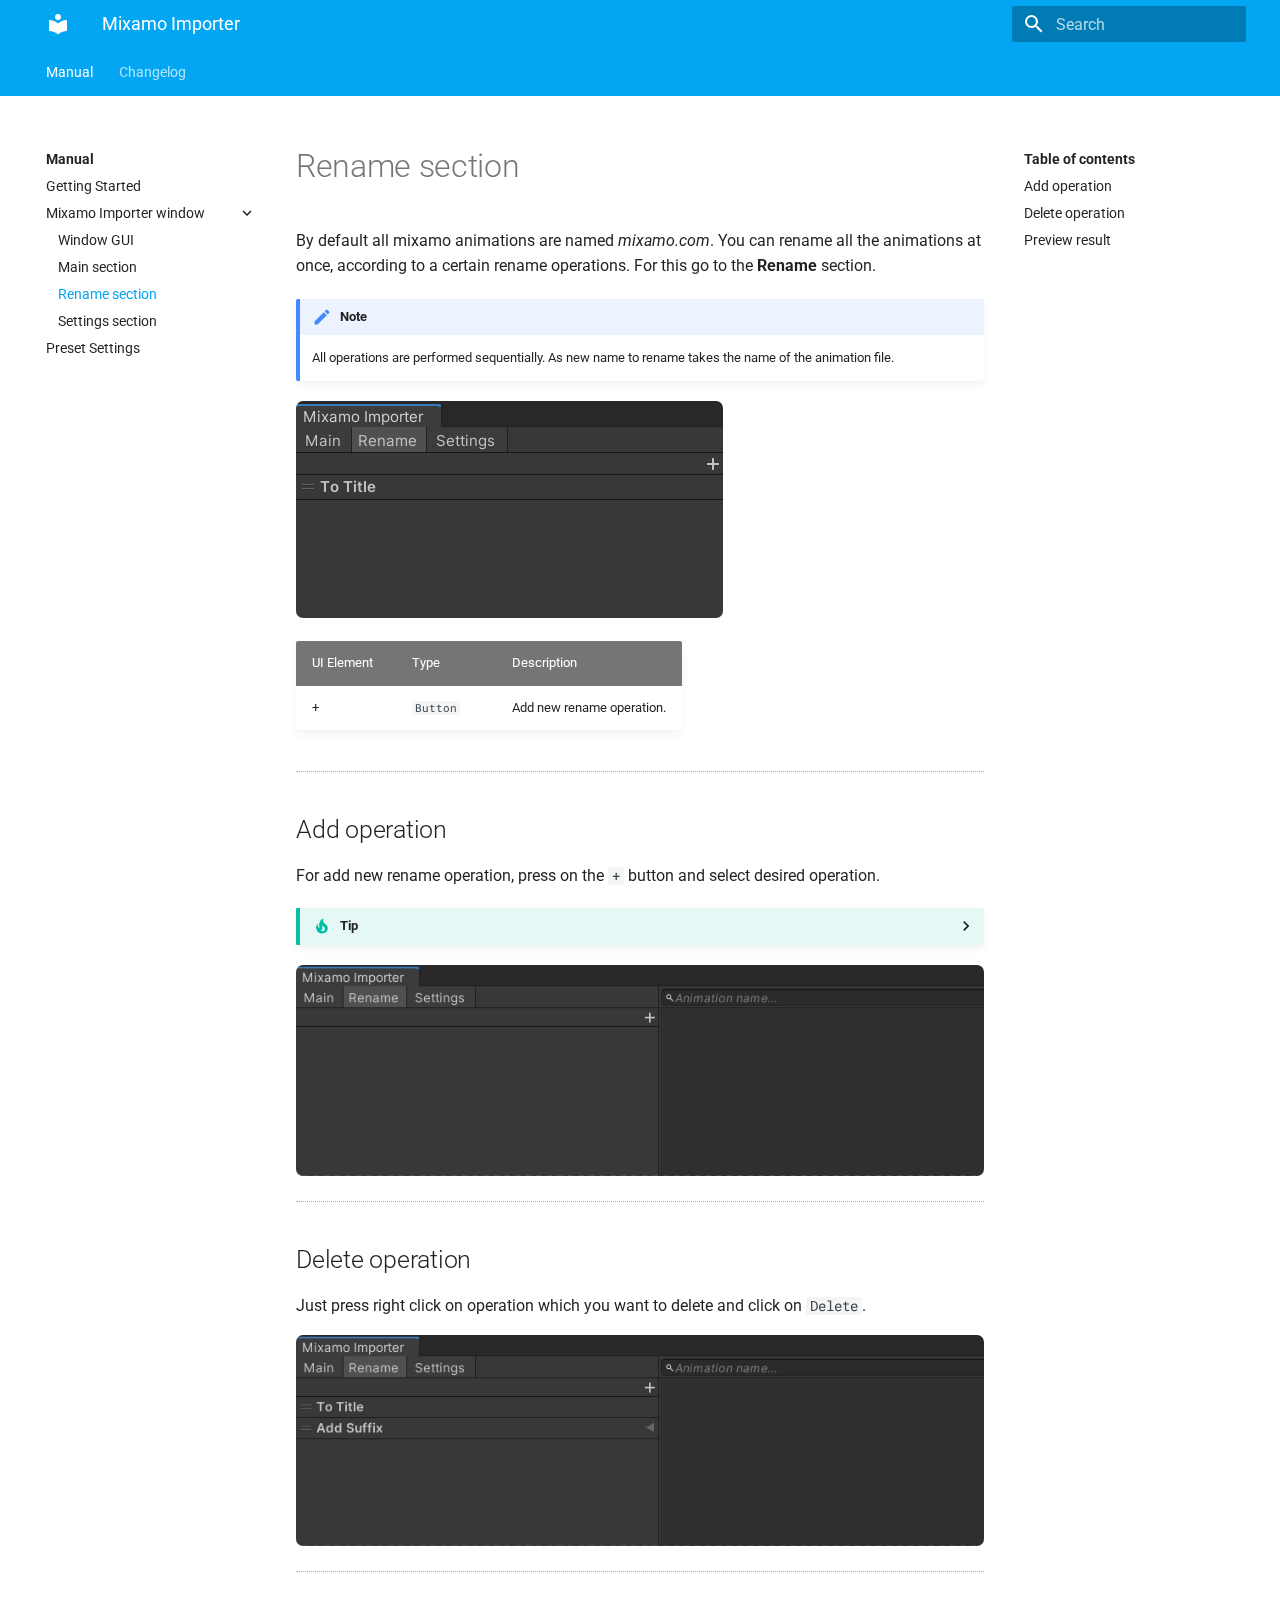
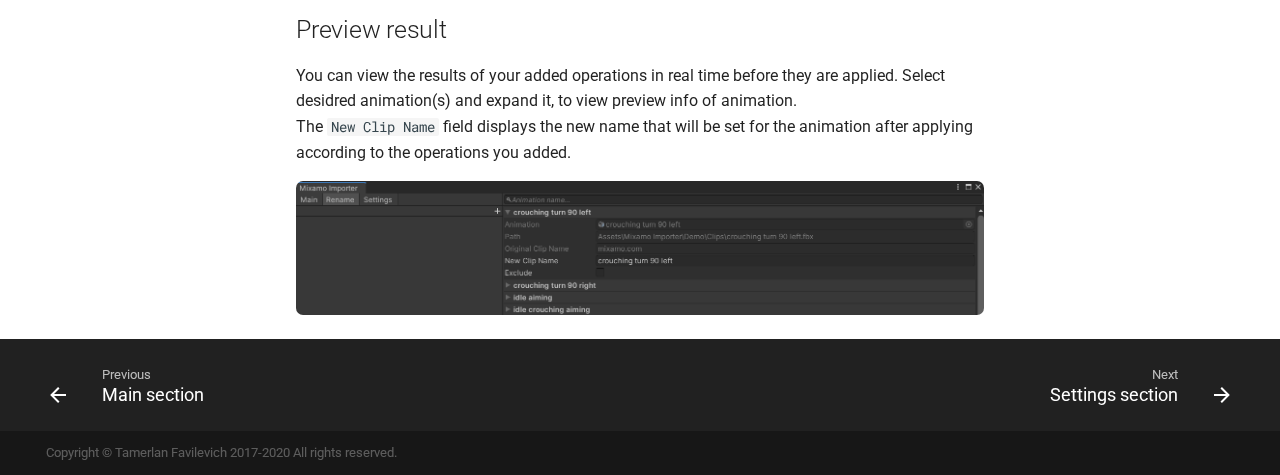
<file: manual/mixamo_importer_window/rename-section/index.html>
<!doctype html>
<html lang="en" class="no-js">
  <head>
    
      <meta charset="utf-8">
      <meta name="viewport" content="width=device-width,initial-scale=1">
      
      
      
      
        <meta name="author" content="Tamerlan Favilevich">
      
      <link rel="shortcut icon" href="../../../assets/images/favicon.png">
      <meta name="generator" content="mkdocs-1.1.2, mkdocs-material-6.1.3">
    
    
      
        <title>Rename section - Mixamo Importer</title>
      
    
    
      <link rel="stylesheet" href="../../../assets/stylesheets/main.2cb7adb3.min.css">
      
        
        <link rel="stylesheet" href="../../../assets/stylesheets/palette.f0267088.min.css">
        
          
          
          <meta name="theme-color" content="#02a6f2">
        
      
    
    
    
      
        
        <link href="https://fonts.gstatic.com" rel="preconnect" crossorigin>
        <link rel="stylesheet" href="https://fonts.googleapis.com/css?family=Roboto:300,400,400i,700%7CRoboto+Mono&display=fallback">
        <style>body,input{font-family:"Roboto",-apple-system,BlinkMacSystemFont,Helvetica,Arial,sans-serif}code,kbd,pre{font-family:"Roboto Mono",SFMono-Regular,Consolas,Menlo,monospace}</style>
      
    
    
    
      <link rel="stylesheet" href="../../../stylesheets/extra.css">
    
    
      
    
    
  </head>
  
  
    
    
    
    
    
    <body dir="ltr" data-md-color-scheme="" data-md-color-primary="light-blue" data-md-color-accent="light-blue">
      
  
    <input class="md-toggle" data-md-toggle="drawer" type="checkbox" id="__drawer" autocomplete="off">
    <input class="md-toggle" data-md-toggle="search" type="checkbox" id="__search" autocomplete="off">
    <label class="md-overlay" for="__drawer"></label>
    <div data-md-component="skip">
      
        
        <a href="#rename-section" class="md-skip">
          Skip to content
        </a>
      
    </div>
    <div data-md-component="announce">
      
    </div>
    
      

<header class="md-header" data-md-component="header">
  <nav class="md-header-nav md-grid" aria-label="Header">
    <a href="../../.." title="Mixamo Importer" class="md-header-nav__button md-logo" aria-label="Mixamo Importer">
      
  
  <svg xmlns="http://www.w3.org/2000/svg" viewBox="0 0 24 24"><path d="M12 8a3 3 0 003-3 3 3 0 00-3-3 3 3 0 00-3 3 3 3 0 003 3m0 3.54C9.64 9.35 6.5 8 3 8v11c3.5 0 6.64 1.35 9 3.54 2.36-2.19 5.5-3.54 9-3.54V8c-3.5 0-6.64 1.35-9 3.54z"/></svg>

    </a>
    <label class="md-header-nav__button md-icon" for="__drawer">
      <svg xmlns="http://www.w3.org/2000/svg" viewBox="0 0 24 24"><path d="M3 6h18v2H3V6m0 5h18v2H3v-2m0 5h18v2H3v-2z"/></svg>
    </label>
    <div class="md-header-nav__title" data-md-component="header-title">
      
        <div class="md-header-nav__ellipsis">
          <span class="md-header-nav__topic md-ellipsis">
            Mixamo Importer
          </span>
          <span class="md-header-nav__topic md-ellipsis">
            
              Rename section
            
          </span>
        </div>
      
    </div>
    
      <label class="md-header-nav__button md-icon" for="__search">
        <svg xmlns="http://www.w3.org/2000/svg" viewBox="0 0 24 24"><path d="M9.5 3A6.5 6.5 0 0116 9.5c0 1.61-.59 3.09-1.56 4.23l.27.27h.79l5 5-1.5 1.5-5-5v-.79l-.27-.27A6.516 6.516 0 019.5 16 6.5 6.5 0 013 9.5 6.5 6.5 0 019.5 3m0 2C7 5 5 7 5 9.5S7 14 9.5 14 14 12 14 9.5 12 5 9.5 5z"/></svg>
      </label>
      
<div class="md-search" data-md-component="search" role="dialog">
  <label class="md-search__overlay" for="__search"></label>
  <div class="md-search__inner" role="search">
    <form class="md-search__form" name="search">
      <input type="text" class="md-search__input" name="query" aria-label="Search" placeholder="Search" autocapitalize="off" autocorrect="off" autocomplete="off" spellcheck="false" data-md-component="search-query" data-md-state="active">
      <label class="md-search__icon md-icon" for="__search">
        <svg xmlns="http://www.w3.org/2000/svg" viewBox="0 0 24 24"><path d="M9.5 3A6.5 6.5 0 0116 9.5c0 1.61-.59 3.09-1.56 4.23l.27.27h.79l5 5-1.5 1.5-5-5v-.79l-.27-.27A6.516 6.516 0 019.5 16 6.5 6.5 0 013 9.5 6.5 6.5 0 019.5 3m0 2C7 5 5 7 5 9.5S7 14 9.5 14 14 12 14 9.5 12 5 9.5 5z"/></svg>
        <svg xmlns="http://www.w3.org/2000/svg" viewBox="0 0 24 24"><path d="M20 11v2H8l5.5 5.5-1.42 1.42L4.16 12l7.92-7.92L13.5 5.5 8 11h12z"/></svg>
      </label>
      <button type="reset" class="md-search__icon md-icon" aria-label="Clear" data-md-component="search-reset" tabindex="-1">
        <svg xmlns="http://www.w3.org/2000/svg" viewBox="0 0 24 24"><path d="M19 6.41L17.59 5 12 10.59 6.41 5 5 6.41 10.59 12 5 17.59 6.41 19 12 13.41 17.59 19 19 17.59 13.41 12 19 6.41z"/></svg>
      </button>
    </form>
    <div class="md-search__output">
      <div class="md-search__scrollwrap" data-md-scrollfix>
        <div class="md-search-result" data-md-component="search-result">
          <div class="md-search-result__meta">
            Initializing search
          </div>
          <ol class="md-search-result__list"></ol>
        </div>
      </div>
    </div>
  </div>
</div>
    
    
  </nav>
</header>
    
    <div class="md-container" data-md-component="container">
      
      
        
          

  

<nav class="md-tabs md-tabs--active" aria-label="Tabs" data-md-component="tabs">
  <div class="md-tabs__inner md-grid">
    <ul class="md-tabs__list">
      
        
  
  
    <li class="md-tabs__item">
      
        <a href="../../.." class="md-tabs__link md-tabs__link--active">
          Manual
        </a>
      
    </li>
  

      
        
  
  
    <li class="md-tabs__item">
      
        <a href="../../../changelog/release-notes/" class="md-tabs__link">
          Changelog
        </a>
      
    </li>
  

      
    </ul>
  </div>
</nav>
        
      
      <main class="md-main" data-md-component="main">
        <div class="md-main__inner md-grid">
          
            
              <div class="md-sidebar md-sidebar--primary" data-md-component="navigation">
                <div class="md-sidebar__scrollwrap">
                  <div class="md-sidebar__inner">
                    

<nav class="md-nav md-nav--primary" aria-label="Navigation" data-md-level="0">
  <label class="md-nav__title" for="__drawer">
    <a href="../../.." title="Mixamo Importer" class="md-nav__button md-logo" aria-label="Mixamo Importer">
      
  
  <svg xmlns="http://www.w3.org/2000/svg" viewBox="0 0 24 24"><path d="M12 8a3 3 0 003-3 3 3 0 00-3-3 3 3 0 00-3 3 3 3 0 003 3m0 3.54C9.64 9.35 6.5 8 3 8v11c3.5 0 6.64 1.35 9 3.54 2.36-2.19 5.5-3.54 9-3.54V8c-3.5 0-6.64 1.35-9 3.54z"/></svg>

    </a>
    Mixamo Importer
  </label>
  
  <ul class="md-nav__list" data-md-scrollfix>
    
      
      
      

  


  <li class="md-nav__item md-nav__item--active md-nav__item--nested">
    
      <input class="md-nav__toggle md-toggle" data-md-toggle="nav-1" type="checkbox" id="nav-1" checked>
    
    <label class="md-nav__link" for="nav-1">
      Manual
      <span class="md-nav__icon md-icon"></span>
    </label>
    <nav class="md-nav" aria-label="Manual" data-md-level="1">
      <label class="md-nav__title" for="nav-1">
        <span class="md-nav__icon md-icon"></span>
        Manual
      </label>
      <ul class="md-nav__list" data-md-scrollfix>
        
        
          
          
          


  <li class="md-nav__item">
    <a href="../../.." class="md-nav__link">
      Getting Started
    </a>
  </li>

        
          
          
          

  


  <li class="md-nav__item md-nav__item--active md-nav__item--nested">
    
      <input class="md-nav__toggle md-toggle" data-md-toggle="nav-1-2" type="checkbox" id="nav-1-2" checked>
    
    <label class="md-nav__link" for="nav-1-2">
      Mixamo Importer window
      <span class="md-nav__icon md-icon"></span>
    </label>
    <nav class="md-nav" aria-label="Mixamo Importer window" data-md-level="2">
      <label class="md-nav__title" for="nav-1-2">
        <span class="md-nav__icon md-icon"></span>
        Mixamo Importer window
      </label>
      <ul class="md-nav__list" data-md-scrollfix>
        
        
          
          
          


  <li class="md-nav__item">
    <a href="../window-gui/" class="md-nav__link">
      Window GUI
    </a>
  </li>

        
          
          
          


  <li class="md-nav__item">
    <a href="../main-section/" class="md-nav__link">
      Main section
    </a>
  </li>

        
          
          
          

  


  <li class="md-nav__item md-nav__item--active">
    
    <input class="md-nav__toggle md-toggle" data-md-toggle="toc" type="checkbox" id="__toc">
    
      
    
    
      <label class="md-nav__link md-nav__link--active" for="__toc">
        Rename section
        <span class="md-nav__icon md-icon"></span>
      </label>
    
    <a href="./" class="md-nav__link md-nav__link--active">
      Rename section
    </a>
    
      
<nav class="md-nav md-nav--secondary" aria-label="Table of contents">
  
  
    
  
  
    <label class="md-nav__title" for="__toc">
      <span class="md-nav__icon md-icon"></span>
      Table of contents
    </label>
    <ul class="md-nav__list" data-md-scrollfix>
      
        <li class="md-nav__item">
  <a href="#add-operation" class="md-nav__link">
    Add operation
  </a>
  
</li>
      
        <li class="md-nav__item">
  <a href="#delete-operation" class="md-nav__link">
    Delete operation
  </a>
  
</li>
      
        <li class="md-nav__item">
  <a href="#preview-result" class="md-nav__link">
    Preview result
  </a>
  
</li>
      
    </ul>
  
</nav>
    
  </li>

        
          
          
          


  <li class="md-nav__item">
    <a href="../settings-section/" class="md-nav__link">
      Settings section
    </a>
  </li>

        
      </ul>
    </nav>
  </li>

        
          
          
          


  <li class="md-nav__item">
    <a href="../../preset-settings/" class="md-nav__link">
      Preset Settings
    </a>
  </li>

        
      </ul>
    </nav>
  </li>

    
      
      
      


  <li class="md-nav__item md-nav__item--nested">
    
      <input class="md-nav__toggle md-toggle" data-md-toggle="nav-2" type="checkbox" id="nav-2">
    
    <label class="md-nav__link" for="nav-2">
      Changelog
      <span class="md-nav__icon md-icon"></span>
    </label>
    <nav class="md-nav" aria-label="Changelog" data-md-level="1">
      <label class="md-nav__title" for="nav-2">
        <span class="md-nav__icon md-icon"></span>
        Changelog
      </label>
      <ul class="md-nav__list" data-md-scrollfix>
        
        
          
          
          


  <li class="md-nav__item">
    <a href="../../../changelog/release-notes/" class="md-nav__link">
      Release Notes
    </a>
  </li>

        
      </ul>
    </nav>
  </li>

    
  </ul>
</nav>
                  </div>
                </div>
              </div>
            
            
              <div class="md-sidebar md-sidebar--secondary" data-md-component="toc">
                <div class="md-sidebar__scrollwrap">
                  <div class="md-sidebar__inner">
                    
<nav class="md-nav md-nav--secondary" aria-label="Table of contents">
  
  
    
  
  
    <label class="md-nav__title" for="__toc">
      <span class="md-nav__icon md-icon"></span>
      Table of contents
    </label>
    <ul class="md-nav__list" data-md-scrollfix>
      
        <li class="md-nav__item">
  <a href="#add-operation" class="md-nav__link">
    Add operation
  </a>
  
</li>
      
        <li class="md-nav__item">
  <a href="#delete-operation" class="md-nav__link">
    Delete operation
  </a>
  
</li>
      
        <li class="md-nav__item">
  <a href="#preview-result" class="md-nav__link">
    Preview result
  </a>
  
</li>
      
    </ul>
  
</nav>
                  </div>
                </div>
              </div>
            
          
          <div class="md-content">
            <article class="md-content__inner md-typeset">
              
                
                
                <h1 id="rename-section">Rename section</h1>
<p>By default all mixamo animations are named <em>mixamo.com</em>. You can rename all the animations at once, according to a certain rename operations. For this go to the <strong>Rename</strong> section.</p>
<div class="admonition note">
<p class="admonition-title">Note</p>
<p>All operations are performed sequentially. As new name to rename takes the name of the animation file.</p>
</div>
<p><img alt="Screenshot" src="../../../images/manual/mixamo-importer-window-rename-section.png" /></p>
<table>
<thead>
<tr>
<th>UI Element</th>
<th>Type</th>
<th>Description</th>
</tr>
</thead>
<tbody>
<tr>
<td>+</td>
<td><code>Button</code></td>
<td>Add new rename operation.</td>
</tr>
</tbody>
</table>
<hr />
<h2 id="add-operation">Add operation</h2>
<p>For add new rename operation, press on the <code>+</code> button and select desired operation.</p>
<details class="tip"><summary>Tip</summary><p>You can dynamically change the order of operations. To do this, simply hold down the button on the desired operation and move it.</p>
</details>
<p><img alt="Live-demo" src="../../../images/manual/mixamo-importer-window-rename-add.gif#center" /></p>
<hr />
<h2 id="delete-operation">Delete operation</h2>
<p>Just press right click on operation which you want to delete and click on <code>Delete</code>.</p>
<p><img alt="Live-demo" src="../../../images/manual/mixamo-importer-window-rename-delete.gif#center" /></p>
<hr />
<h2 id="preview-result">Preview result</h2>
<p>You can view the results of your added operations in real time before they are applied. Select desidred animation(s) and expand it, to view preview info of animation.<br>
The <code>New Clip Name</code> field displays the new name that will be set for the animation after applying according to the operations you added.</p>
<p><img alt="Live-demo" src="../../../images/manual/mixamo-importer-window-rename-preview.gif#center" /></p>
                
              
              
                


              
            </article>
          </div>
        </div>
      </main>
      
        <!--
  Copyright (c) 2016-2020 Martin Donath <martin.donath@squidfunk.com>
  Permission is hereby granted, free of charge, to any person obtaining a copy
  of this software and associated documentation files (the "Software"), to
  deal in the Software without restriction, including without limitation the
  rights to use, copy, modify, merge, publish, distribute, sublicense, and/or
  sell copies of the Software, and to permit persons to whom the Software is
  furnished to do so, subject to the following conditions:
  The above copyright notice and this permission notice shall be included in
  all copies or substantial portions of the Software.
  THE SOFTWARE IS PROVIDED "AS IS", WITHOUT WARRANTY OF ANY KIND, EXPRESS OR
  IMPLIED, INCLUDING BUT NOT LIMITED TO THE WARRANTIES OF MERCHANTABILITY,
  FITNESS FOR A PARTICULAR PURPOSE AND NON-INFRINGEMENT. IN NO EVENT SHALL THE
  AUTHORS OR COPYRIGHT HOLDERS BE LIABLE FOR ANY CLAIM, DAMAGES OR OTHER
  LIABILITY, WHETHER IN AN ACTION OF CONTRACT, TORT OR OTHERWISE, ARISING
  FROM, OUT OF OR IN CONNECTION WITH THE SOFTWARE OR THE USE OR OTHER DEALINGS
  IN THE SOFTWARE.
-->



<!-- Application footer -->
<footer class="md-footer">

  <!-- Link to previous and/or next page -->
  
    <div class="md-footer-nav">
      <nav
        class="md-footer-nav__inner md-grid"
        aria-label="Footer"
      >

        <!-- Link to previous page -->
        
          <a
            href="../main-section/"
            title="Main section"
            class="md-footer-nav__link md-footer-nav__link--prev"
            rel="prev"
          >
            <div class="md-footer-nav__button md-icon">
              <svg xmlns="http://www.w3.org/2000/svg" viewBox="0 0 24 24"><path d="M20 11v2H8l5.5 5.5-1.42 1.42L4.16 12l7.92-7.92L13.5 5.5 8 11h12z"/></svg>
            </div>
            <div class="md-footer-nav__title">
              <div class="md-ellipsis">
                <span class="md-footer-nav__direction">
                  Previous
                </span>
                Main section
              </div>
            </div>
          </a>
        

        <!-- Link to next page -->
        
          <a
            href="../settings-section/"
            title="Settings section"
            class="md-footer-nav__link md-footer-nav__link--next"
            rel="next"
          >
            <div class="md-footer-nav__title">
              <div class="md-ellipsis">
                <span class="md-footer-nav__direction">
                  Next
                </span>
                Settings section
              </div>
            </div>
            <div class="md-footer-nav__button md-icon">
              <svg xmlns="http://www.w3.org/2000/svg" viewBox="0 0 24 24"><path d="M4 11v2h12l-5.5 5.5 1.42 1.42L19.84 12l-7.92-7.92L10.5 5.5 16 11H4z"/></svg>
            </div>
          </a>
        
      </nav>
    </div>
  

  <!-- Further information -->
  <div class="md-footer-meta md-typeset">
    <div class="md-footer-meta__inner md-grid">

      <!-- Copyright and theme information -->
      <div class="md-footer-copyright">
        
        Copyright &copy; Tamerlan Favilevich 2017-2020 All rights reserved.
      </div>

      <!-- Social links -->
      
    </div>
  </div>
</footer>
      
    </div>
    
      <script src="../../../assets/javascripts/vendor.7e0ee788.min.js"></script>
      <script src="../../../assets/javascripts/bundle.c1ccee15.min.js"></script><script id="__lang" type="application/json">{"clipboard.copy": "Copy to clipboard", "clipboard.copied": "Copied to clipboard", "search.config.lang": "en", "search.config.pipeline": "trimmer, stopWordFilter", "search.config.separator": "[\\s\\-]+", "search.placeholder": "Search", "search.result.placeholder": "Type to start searching", "search.result.none": "No matching documents", "search.result.one": "1 matching document", "search.result.other": "# matching documents", "search.result.more.one": "1 more on this page", "search.result.more.other": "# more on this page", "search.result.term.missing": "Missing"}</script>
      
      <script>
        app = initialize({
          base: "../../..",
          features: ['navigation.tabs'],
          search: Object.assign({
            worker: "../../../assets/javascripts/worker/search.4ac00218.min.js"
          }, typeof search !== "undefined" && search)
        })
      </script>
      
    
  </body>
</html>
</file>
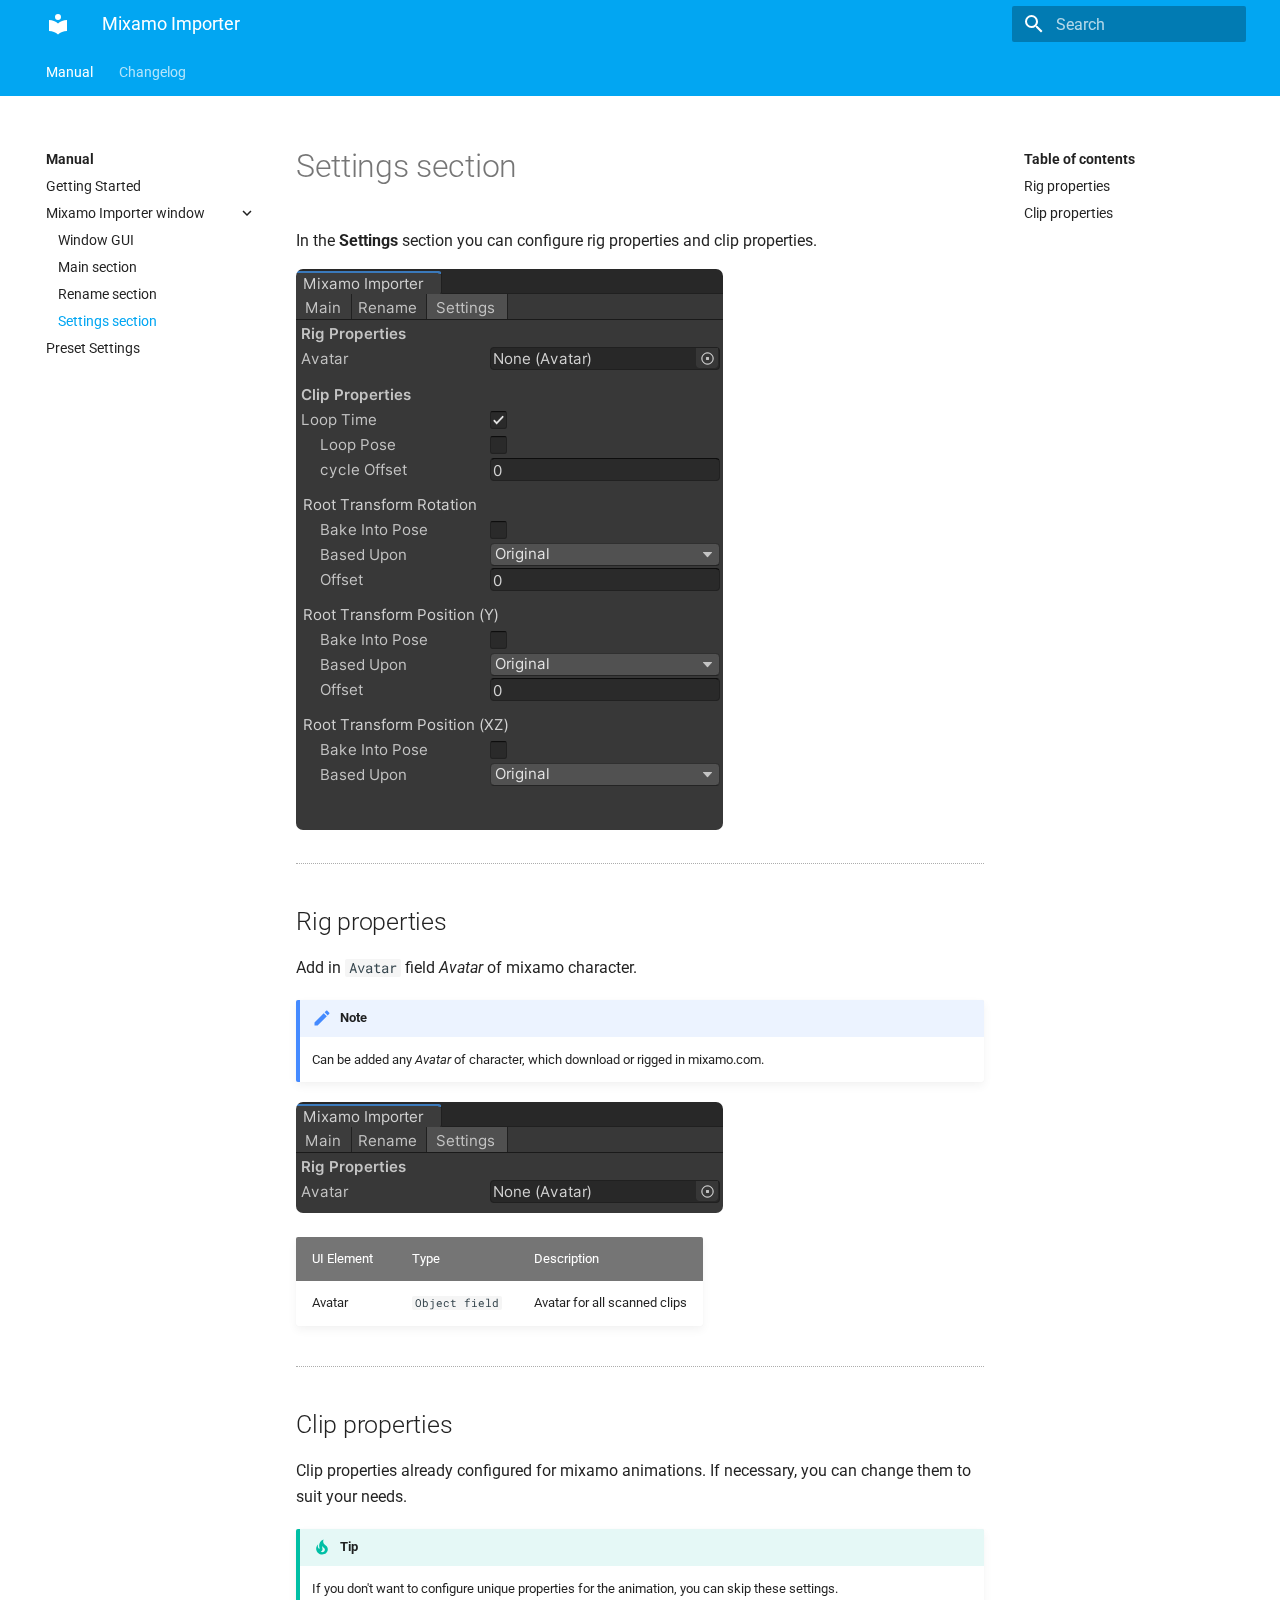
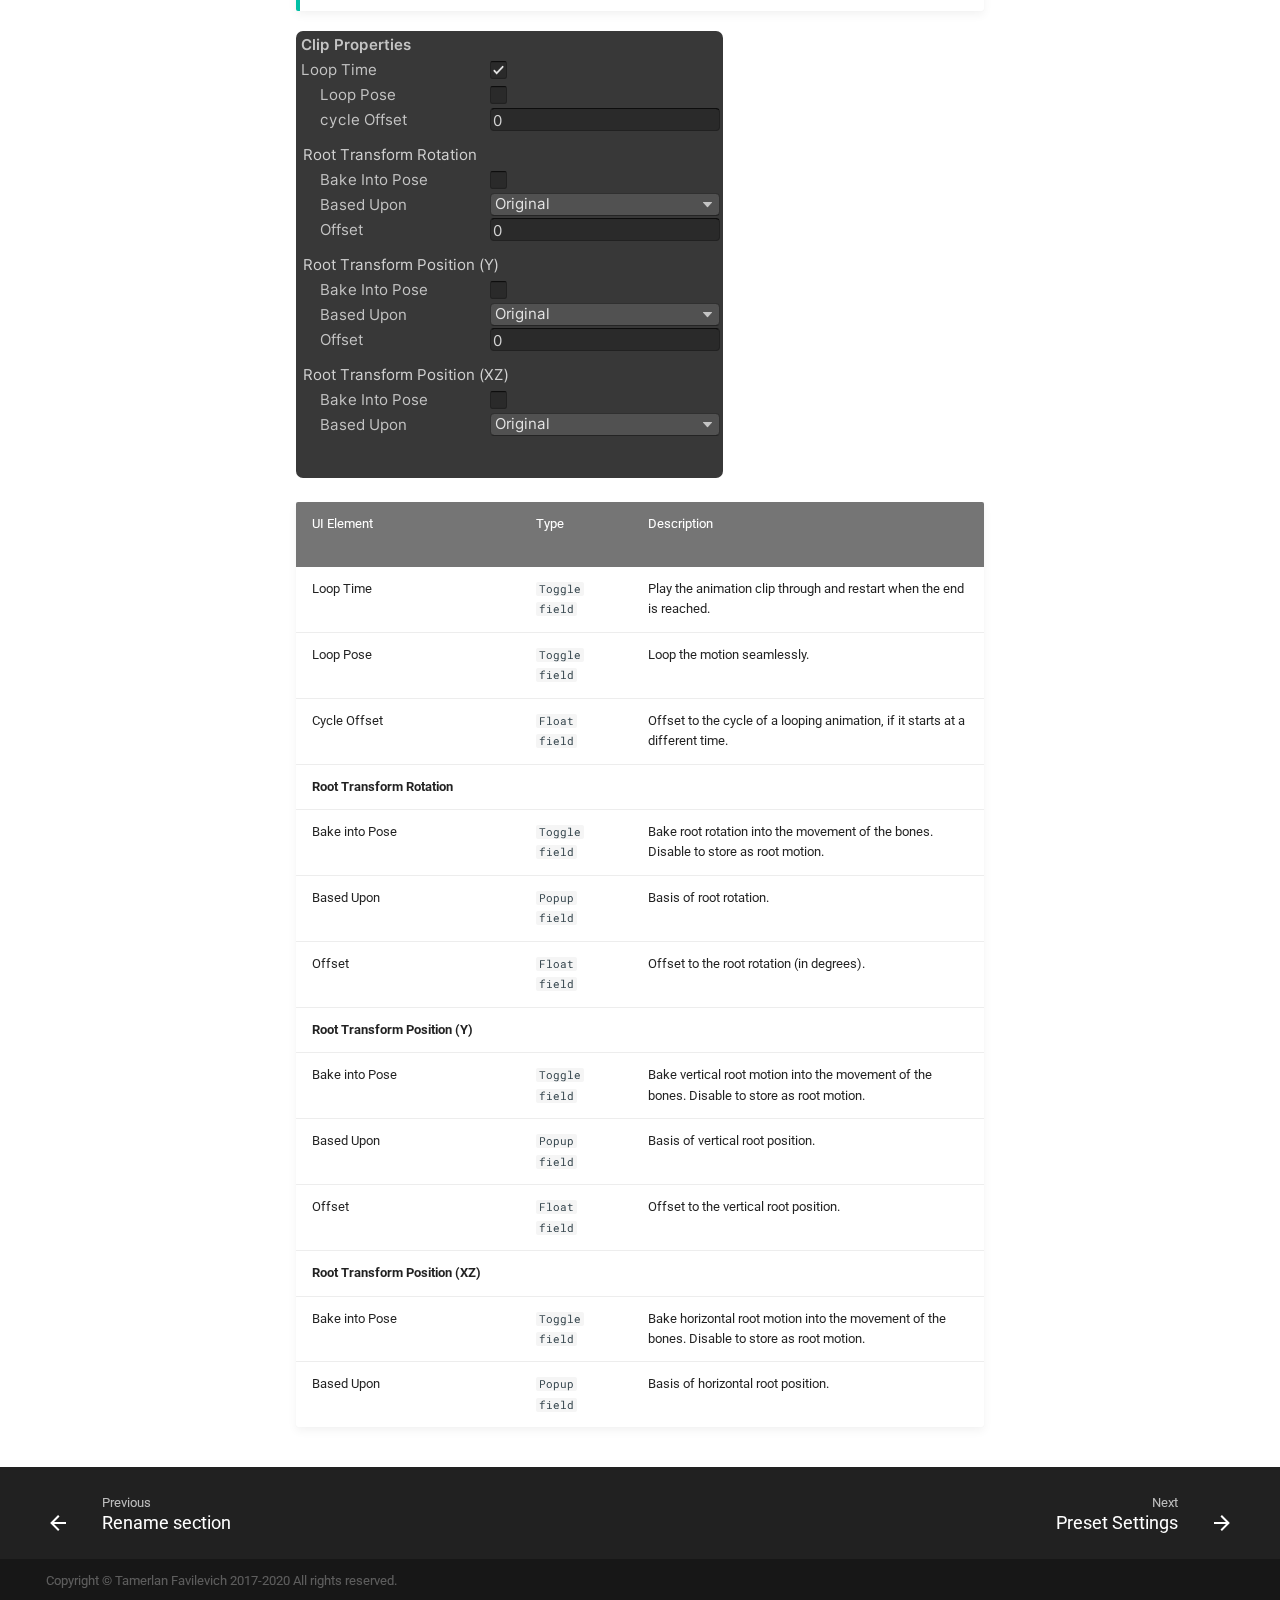
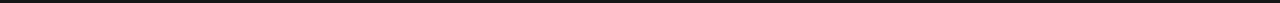
<file: manual/mixamo_importer_window/settings-section/index.html>
<!doctype html>
<html lang="en" class="no-js">
  <head>
    
      <meta charset="utf-8">
      <meta name="viewport" content="width=device-width,initial-scale=1">
      
      
      
      
        <meta name="author" content="Tamerlan Favilevich">
      
      <link rel="shortcut icon" href="../../../assets/images/favicon.png">
      <meta name="generator" content="mkdocs-1.1.2, mkdocs-material-6.1.3">
    
    
      
        <title>Settings section - Mixamo Importer</title>
      
    
    
      <link rel="stylesheet" href="../../../assets/stylesheets/main.2cb7adb3.min.css">
      
        
        <link rel="stylesheet" href="../../../assets/stylesheets/palette.f0267088.min.css">
        
          
          
          <meta name="theme-color" content="#02a6f2">
        
      
    
    
    
      
        
        <link href="https://fonts.gstatic.com" rel="preconnect" crossorigin>
        <link rel="stylesheet" href="https://fonts.googleapis.com/css?family=Roboto:300,400,400i,700%7CRoboto+Mono&display=fallback">
        <style>body,input{font-family:"Roboto",-apple-system,BlinkMacSystemFont,Helvetica,Arial,sans-serif}code,kbd,pre{font-family:"Roboto Mono",SFMono-Regular,Consolas,Menlo,monospace}</style>
      
    
    
    
      <link rel="stylesheet" href="../../../stylesheets/extra.css">
    
    
      
    
    
  </head>
  
  
    
    
    
    
    
    <body dir="ltr" data-md-color-scheme="" data-md-color-primary="light-blue" data-md-color-accent="light-blue">
      
  
    <input class="md-toggle" data-md-toggle="drawer" type="checkbox" id="__drawer" autocomplete="off">
    <input class="md-toggle" data-md-toggle="search" type="checkbox" id="__search" autocomplete="off">
    <label class="md-overlay" for="__drawer"></label>
    <div data-md-component="skip">
      
        
        <a href="#settings-section" class="md-skip">
          Skip to content
        </a>
      
    </div>
    <div data-md-component="announce">
      
    </div>
    
      

<header class="md-header" data-md-component="header">
  <nav class="md-header-nav md-grid" aria-label="Header">
    <a href="../../.." title="Mixamo Importer" class="md-header-nav__button md-logo" aria-label="Mixamo Importer">
      
  
  <svg xmlns="http://www.w3.org/2000/svg" viewBox="0 0 24 24"><path d="M12 8a3 3 0 003-3 3 3 0 00-3-3 3 3 0 00-3 3 3 3 0 003 3m0 3.54C9.64 9.35 6.5 8 3 8v11c3.5 0 6.64 1.35 9 3.54 2.36-2.19 5.5-3.54 9-3.54V8c-3.5 0-6.64 1.35-9 3.54z"/></svg>

    </a>
    <label class="md-header-nav__button md-icon" for="__drawer">
      <svg xmlns="http://www.w3.org/2000/svg" viewBox="0 0 24 24"><path d="M3 6h18v2H3V6m0 5h18v2H3v-2m0 5h18v2H3v-2z"/></svg>
    </label>
    <div class="md-header-nav__title" data-md-component="header-title">
      
        <div class="md-header-nav__ellipsis">
          <span class="md-header-nav__topic md-ellipsis">
            Mixamo Importer
          </span>
          <span class="md-header-nav__topic md-ellipsis">
            
              Settings section
            
          </span>
        </div>
      
    </div>
    
      <label class="md-header-nav__button md-icon" for="__search">
        <svg xmlns="http://www.w3.org/2000/svg" viewBox="0 0 24 24"><path d="M9.5 3A6.5 6.5 0 0116 9.5c0 1.61-.59 3.09-1.56 4.23l.27.27h.79l5 5-1.5 1.5-5-5v-.79l-.27-.27A6.516 6.516 0 019.5 16 6.5 6.5 0 013 9.5 6.5 6.5 0 019.5 3m0 2C7 5 5 7 5 9.5S7 14 9.5 14 14 12 14 9.5 12 5 9.5 5z"/></svg>
      </label>
      
<div class="md-search" data-md-component="search" role="dialog">
  <label class="md-search__overlay" for="__search"></label>
  <div class="md-search__inner" role="search">
    <form class="md-search__form" name="search">
      <input type="text" class="md-search__input" name="query" aria-label="Search" placeholder="Search" autocapitalize="off" autocorrect="off" autocomplete="off" spellcheck="false" data-md-component="search-query" data-md-state="active">
      <label class="md-search__icon md-icon" for="__search">
        <svg xmlns="http://www.w3.org/2000/svg" viewBox="0 0 24 24"><path d="M9.5 3A6.5 6.5 0 0116 9.5c0 1.61-.59 3.09-1.56 4.23l.27.27h.79l5 5-1.5 1.5-5-5v-.79l-.27-.27A6.516 6.516 0 019.5 16 6.5 6.5 0 013 9.5 6.5 6.5 0 019.5 3m0 2C7 5 5 7 5 9.5S7 14 9.5 14 14 12 14 9.5 12 5 9.5 5z"/></svg>
        <svg xmlns="http://www.w3.org/2000/svg" viewBox="0 0 24 24"><path d="M20 11v2H8l5.5 5.5-1.42 1.42L4.16 12l7.92-7.92L13.5 5.5 8 11h12z"/></svg>
      </label>
      <button type="reset" class="md-search__icon md-icon" aria-label="Clear" data-md-component="search-reset" tabindex="-1">
        <svg xmlns="http://www.w3.org/2000/svg" viewBox="0 0 24 24"><path d="M19 6.41L17.59 5 12 10.59 6.41 5 5 6.41 10.59 12 5 17.59 6.41 19 12 13.41 17.59 19 19 17.59 13.41 12 19 6.41z"/></svg>
      </button>
    </form>
    <div class="md-search__output">
      <div class="md-search__scrollwrap" data-md-scrollfix>
        <div class="md-search-result" data-md-component="search-result">
          <div class="md-search-result__meta">
            Initializing search
          </div>
          <ol class="md-search-result__list"></ol>
        </div>
      </div>
    </div>
  </div>
</div>
    
    
  </nav>
</header>
    
    <div class="md-container" data-md-component="container">
      
      
        
          

  

<nav class="md-tabs md-tabs--active" aria-label="Tabs" data-md-component="tabs">
  <div class="md-tabs__inner md-grid">
    <ul class="md-tabs__list">
      
        
  
  
    <li class="md-tabs__item">
      
        <a href="../../.." class="md-tabs__link md-tabs__link--active">
          Manual
        </a>
      
    </li>
  

      
        
  
  
    <li class="md-tabs__item">
      
        <a href="../../../changelog/release-notes/" class="md-tabs__link">
          Changelog
        </a>
      
    </li>
  

      
    </ul>
  </div>
</nav>
        
      
      <main class="md-main" data-md-component="main">
        <div class="md-main__inner md-grid">
          
            
              <div class="md-sidebar md-sidebar--primary" data-md-component="navigation">
                <div class="md-sidebar__scrollwrap">
                  <div class="md-sidebar__inner">
                    

<nav class="md-nav md-nav--primary" aria-label="Navigation" data-md-level="0">
  <label class="md-nav__title" for="__drawer">
    <a href="../../.." title="Mixamo Importer" class="md-nav__button md-logo" aria-label="Mixamo Importer">
      
  
  <svg xmlns="http://www.w3.org/2000/svg" viewBox="0 0 24 24"><path d="M12 8a3 3 0 003-3 3 3 0 00-3-3 3 3 0 00-3 3 3 3 0 003 3m0 3.54C9.64 9.35 6.5 8 3 8v11c3.5 0 6.64 1.35 9 3.54 2.36-2.19 5.5-3.54 9-3.54V8c-3.5 0-6.64 1.35-9 3.54z"/></svg>

    </a>
    Mixamo Importer
  </label>
  
  <ul class="md-nav__list" data-md-scrollfix>
    
      
      
      

  


  <li class="md-nav__item md-nav__item--active md-nav__item--nested">
    
      <input class="md-nav__toggle md-toggle" data-md-toggle="nav-1" type="checkbox" id="nav-1" checked>
    
    <label class="md-nav__link" for="nav-1">
      Manual
      <span class="md-nav__icon md-icon"></span>
    </label>
    <nav class="md-nav" aria-label="Manual" data-md-level="1">
      <label class="md-nav__title" for="nav-1">
        <span class="md-nav__icon md-icon"></span>
        Manual
      </label>
      <ul class="md-nav__list" data-md-scrollfix>
        
        
          
          
          


  <li class="md-nav__item">
    <a href="../../.." class="md-nav__link">
      Getting Started
    </a>
  </li>

        
          
          
          

  


  <li class="md-nav__item md-nav__item--active md-nav__item--nested">
    
      <input class="md-nav__toggle md-toggle" data-md-toggle="nav-1-2" type="checkbox" id="nav-1-2" checked>
    
    <label class="md-nav__link" for="nav-1-2">
      Mixamo Importer window
      <span class="md-nav__icon md-icon"></span>
    </label>
    <nav class="md-nav" aria-label="Mixamo Importer window" data-md-level="2">
      <label class="md-nav__title" for="nav-1-2">
        <span class="md-nav__icon md-icon"></span>
        Mixamo Importer window
      </label>
      <ul class="md-nav__list" data-md-scrollfix>
        
        
          
          
          


  <li class="md-nav__item">
    <a href="../window-gui/" class="md-nav__link">
      Window GUI
    </a>
  </li>

        
          
          
          


  <li class="md-nav__item">
    <a href="../main-section/" class="md-nav__link">
      Main section
    </a>
  </li>

        
          
          
          


  <li class="md-nav__item">
    <a href="../rename-section/" class="md-nav__link">
      Rename section
    </a>
  </li>

        
          
          
          

  


  <li class="md-nav__item md-nav__item--active">
    
    <input class="md-nav__toggle md-toggle" data-md-toggle="toc" type="checkbox" id="__toc">
    
      
    
    
      <label class="md-nav__link md-nav__link--active" for="__toc">
        Settings section
        <span class="md-nav__icon md-icon"></span>
      </label>
    
    <a href="./" class="md-nav__link md-nav__link--active">
      Settings section
    </a>
    
      
<nav class="md-nav md-nav--secondary" aria-label="Table of contents">
  
  
    
  
  
    <label class="md-nav__title" for="__toc">
      <span class="md-nav__icon md-icon"></span>
      Table of contents
    </label>
    <ul class="md-nav__list" data-md-scrollfix>
      
        <li class="md-nav__item">
  <a href="#rig-properties" class="md-nav__link">
    Rig properties
  </a>
  
</li>
      
        <li class="md-nav__item">
  <a href="#clip-properties" class="md-nav__link">
    Clip properties
  </a>
  
</li>
      
    </ul>
  
</nav>
    
  </li>

        
      </ul>
    </nav>
  </li>

        
          
          
          


  <li class="md-nav__item">
    <a href="../../preset-settings/" class="md-nav__link">
      Preset Settings
    </a>
  </li>

        
      </ul>
    </nav>
  </li>

    
      
      
      


  <li class="md-nav__item md-nav__item--nested">
    
      <input class="md-nav__toggle md-toggle" data-md-toggle="nav-2" type="checkbox" id="nav-2">
    
    <label class="md-nav__link" for="nav-2">
      Changelog
      <span class="md-nav__icon md-icon"></span>
    </label>
    <nav class="md-nav" aria-label="Changelog" data-md-level="1">
      <label class="md-nav__title" for="nav-2">
        <span class="md-nav__icon md-icon"></span>
        Changelog
      </label>
      <ul class="md-nav__list" data-md-scrollfix>
        
        
          
          
          


  <li class="md-nav__item">
    <a href="../../../changelog/release-notes/" class="md-nav__link">
      Release Notes
    </a>
  </li>

        
      </ul>
    </nav>
  </li>

    
  </ul>
</nav>
                  </div>
                </div>
              </div>
            
            
              <div class="md-sidebar md-sidebar--secondary" data-md-component="toc">
                <div class="md-sidebar__scrollwrap">
                  <div class="md-sidebar__inner">
                    
<nav class="md-nav md-nav--secondary" aria-label="Table of contents">
  
  
    
  
  
    <label class="md-nav__title" for="__toc">
      <span class="md-nav__icon md-icon"></span>
      Table of contents
    </label>
    <ul class="md-nav__list" data-md-scrollfix>
      
        <li class="md-nav__item">
  <a href="#rig-properties" class="md-nav__link">
    Rig properties
  </a>
  
</li>
      
        <li class="md-nav__item">
  <a href="#clip-properties" class="md-nav__link">
    Clip properties
  </a>
  
</li>
      
    </ul>
  
</nav>
                  </div>
                </div>
              </div>
            
          
          <div class="md-content">
            <article class="md-content__inner md-typeset">
              
                
                
                <h1 id="settings-section">Settings section</h1>
<p>In the <strong>Settings</strong> section you can configure rig properties and clip properties.</p>
<p><img alt="Screenshot" src="../../../images/manual/mixamo-importer-window-settings.png" /></p>
<hr />
<h2 id="rig-properties">Rig properties</h2>
<p>Add in <code>Avatar</code> field <em>Avatar</em> of mixamo character.</p>
<div class="admonition note">
<p class="admonition-title">Note</p>
<p>Can be added any <em>Avatar</em> of character, which download or rigged in mixamo.com.</p>
</div>
<p><img alt="Screenshot" src="../../../images/manual/mixamo-importer-window-settings-rig-properties.png" /></p>
<table>
<thead>
<tr>
<th>UI Element</th>
<th>Type</th>
<th>Description</th>
</tr>
</thead>
<tbody>
<tr>
<td>Avatar</td>
<td><code>Object field</code></td>
<td>Avatar for all scanned clips</td>
</tr>
</tbody>
</table>
<hr />
<h2 id="clip-properties">Clip properties</h2>
<p>Clip properties already configured for mixamo animations. If necessary, you can change them to suit your needs.</p>
<div class="admonition tip">
<p class="admonition-title">Tip</p>
<p>If you don't want to configure unique properties for the animation, you can skip these settings.</p>
</div>
<p><img alt="Screenshot" src="../../../images/manual/mixamo-importer-window-settings-clip-properties.png" /></p>
<table>
<thead>
<tr>
<th>UI Element <img width="225"></th>
<th>Type</th>
<th>Description</th>
</tr>
</thead>
<tbody>
<tr>
<td>Loop Time</td>
<td><code>Toggle field</code></td>
<td>Play the animation clip through and restart when the end is reached.</td>
</tr>
<tr>
<td>Loop Pose</td>
<td><code>Toggle field</code></td>
<td>Loop the motion seamlessly.</td>
</tr>
<tr>
<td>Cycle Offset</td>
<td><code>Float field</code></td>
<td>Offset to the cycle of a looping animation, if it starts at a different time.</td>
</tr>
<tr>
<td><strong>Root Transform Rotation</strong></td>
<td></td>
<td></td>
</tr>
<tr>
<td>Bake into Pose</td>
<td><code>Toggle field</code></td>
<td>Bake root rotation into the movement of the bones. Disable to store as root motion.</td>
</tr>
<tr>
<td>Based Upon</td>
<td><code>Popup field</code></td>
<td>Basis of root rotation.</td>
</tr>
<tr>
<td>Offset</td>
<td><code>Float field</code></td>
<td>Offset to the root rotation (in degrees).</td>
</tr>
<tr>
<td><strong>Root Transform Position (Y)</strong></td>
<td></td>
<td></td>
</tr>
<tr>
<td>Bake into Pose</td>
<td><code>Toggle field</code></td>
<td>Bake vertical root motion into the movement of the bones. Disable to store as root motion.</td>
</tr>
<tr>
<td>Based Upon</td>
<td><code>Popup field</code></td>
<td>Basis of vertical root position.</td>
</tr>
<tr>
<td>Offset</td>
<td><code>Float field</code></td>
<td>Offset to the vertical root position.</td>
</tr>
<tr>
<td><strong>Root Transform Position (XZ)</strong></td>
<td></td>
<td></td>
</tr>
<tr>
<td>Bake into Pose</td>
<td><code>Toggle field</code></td>
<td>Bake horizontal root motion into the movement of the bones. Disable to store as root motion.</td>
</tr>
<tr>
<td>Based Upon</td>
<td><code>Popup field</code></td>
<td>Basis of horizontal root position.</td>
</tr>
</tbody>
</table>
                
              
              
                


              
            </article>
          </div>
        </div>
      </main>
      
        <!--
  Copyright (c) 2016-2020 Martin Donath <martin.donath@squidfunk.com>
  Permission is hereby granted, free of charge, to any person obtaining a copy
  of this software and associated documentation files (the "Software"), to
  deal in the Software without restriction, including without limitation the
  rights to use, copy, modify, merge, publish, distribute, sublicense, and/or
  sell copies of the Software, and to permit persons to whom the Software is
  furnished to do so, subject to the following conditions:
  The above copyright notice and this permission notice shall be included in
  all copies or substantial portions of the Software.
  THE SOFTWARE IS PROVIDED "AS IS", WITHOUT WARRANTY OF ANY KIND, EXPRESS OR
  IMPLIED, INCLUDING BUT NOT LIMITED TO THE WARRANTIES OF MERCHANTABILITY,
  FITNESS FOR A PARTICULAR PURPOSE AND NON-INFRINGEMENT. IN NO EVENT SHALL THE
  AUTHORS OR COPYRIGHT HOLDERS BE LIABLE FOR ANY CLAIM, DAMAGES OR OTHER
  LIABILITY, WHETHER IN AN ACTION OF CONTRACT, TORT OR OTHERWISE, ARISING
  FROM, OUT OF OR IN CONNECTION WITH THE SOFTWARE OR THE USE OR OTHER DEALINGS
  IN THE SOFTWARE.
-->



<!-- Application footer -->
<footer class="md-footer">

  <!-- Link to previous and/or next page -->
  
    <div class="md-footer-nav">
      <nav
        class="md-footer-nav__inner md-grid"
        aria-label="Footer"
      >

        <!-- Link to previous page -->
        
          <a
            href="../rename-section/"
            title="Rename section"
            class="md-footer-nav__link md-footer-nav__link--prev"
            rel="prev"
          >
            <div class="md-footer-nav__button md-icon">
              <svg xmlns="http://www.w3.org/2000/svg" viewBox="0 0 24 24"><path d="M20 11v2H8l5.5 5.5-1.42 1.42L4.16 12l7.92-7.92L13.5 5.5 8 11h12z"/></svg>
            </div>
            <div class="md-footer-nav__title">
              <div class="md-ellipsis">
                <span class="md-footer-nav__direction">
                  Previous
                </span>
                Rename section
              </div>
            </div>
          </a>
        

        <!-- Link to next page -->
        
          <a
            href="../../preset-settings/"
            title="Preset Settings"
            class="md-footer-nav__link md-footer-nav__link--next"
            rel="next"
          >
            <div class="md-footer-nav__title">
              <div class="md-ellipsis">
                <span class="md-footer-nav__direction">
                  Next
                </span>
                Preset Settings
              </div>
            </div>
            <div class="md-footer-nav__button md-icon">
              <svg xmlns="http://www.w3.org/2000/svg" viewBox="0 0 24 24"><path d="M4 11v2h12l-5.5 5.5 1.42 1.42L19.84 12l-7.92-7.92L10.5 5.5 16 11H4z"/></svg>
            </div>
          </a>
        
      </nav>
    </div>
  

  <!-- Further information -->
  <div class="md-footer-meta md-typeset">
    <div class="md-footer-meta__inner md-grid">

      <!-- Copyright and theme information -->
      <div class="md-footer-copyright">
        
        Copyright &copy; Tamerlan Favilevich 2017-2020 All rights reserved.
      </div>

      <!-- Social links -->
      
    </div>
  </div>
</footer>
      
    </div>
    
      <script src="../../../assets/javascripts/vendor.7e0ee788.min.js"></script>
      <script src="../../../assets/javascripts/bundle.c1ccee15.min.js"></script><script id="__lang" type="application/json">{"clipboard.copy": "Copy to clipboard", "clipboard.copied": "Copied to clipboard", "search.config.lang": "en", "search.config.pipeline": "trimmer, stopWordFilter", "search.config.separator": "[\\s\\-]+", "search.placeholder": "Search", "search.result.placeholder": "Type to start searching", "search.result.none": "No matching documents", "search.result.one": "1 matching document", "search.result.other": "# matching documents", "search.result.more.one": "1 more on this page", "search.result.more.other": "# more on this page", "search.result.term.missing": "Missing"}</script>
      
      <script>
        app = initialize({
          base: "../../..",
          features: ['navigation.tabs'],
          search: Object.assign({
            worker: "../../../assets/javascripts/worker/search.4ac00218.min.js"
          }, typeof search !== "undefined" && search)
        })
      </script>
      
    
  </body>
</html>
</file>
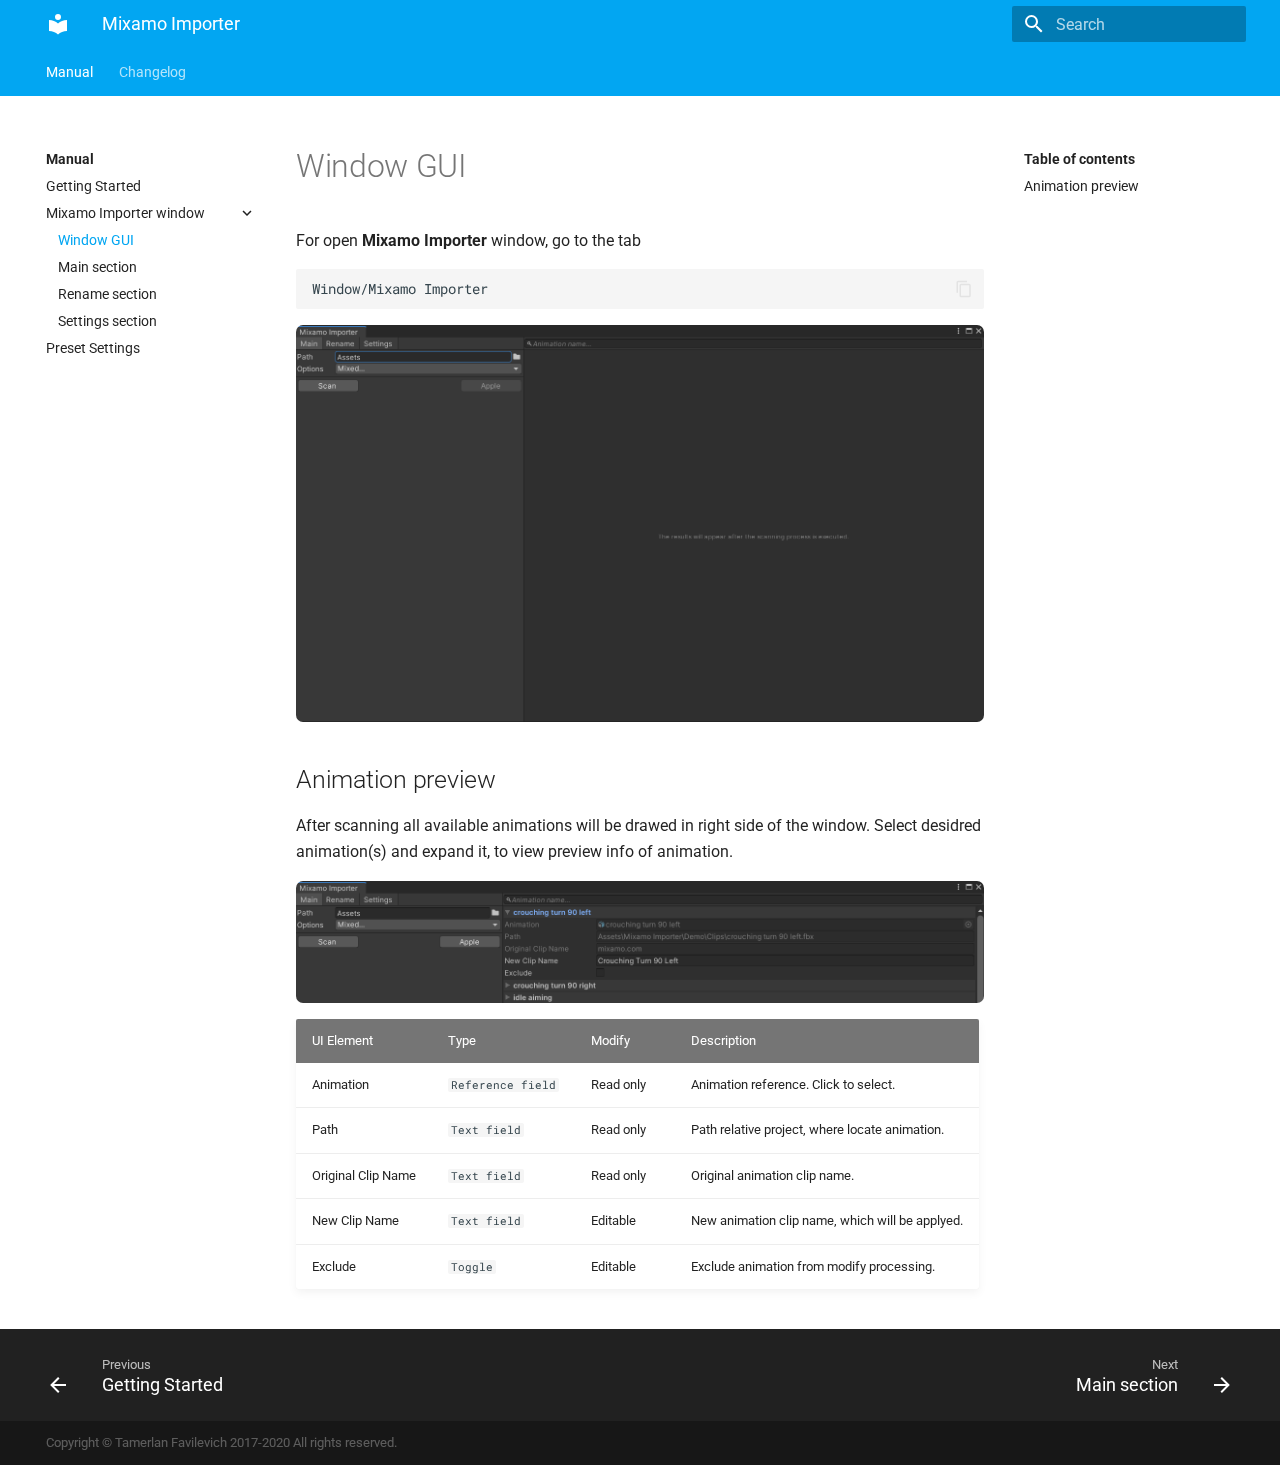
<file: manual/mixamo_importer_window/window-gui/index.html>
<!doctype html>
<html lang="en" class="no-js">
  <head>
    
      <meta charset="utf-8">
      <meta name="viewport" content="width=device-width,initial-scale=1">
      
      
      
      
        <meta name="author" content="Tamerlan Favilevich">
      
      <link rel="shortcut icon" href="../../../assets/images/favicon.png">
      <meta name="generator" content="mkdocs-1.1.2, mkdocs-material-6.1.3">
    
    
      
        <title>Window GUI - Mixamo Importer</title>
      
    
    
      <link rel="stylesheet" href="../../../assets/stylesheets/main.2cb7adb3.min.css">
      
        
        <link rel="stylesheet" href="../../../assets/stylesheets/palette.f0267088.min.css">
        
          
          
          <meta name="theme-color" content="#02a6f2">
        
      
    
    
    
      
        
        <link href="https://fonts.gstatic.com" rel="preconnect" crossorigin>
        <link rel="stylesheet" href="https://fonts.googleapis.com/css?family=Roboto:300,400,400i,700%7CRoboto+Mono&display=fallback">
        <style>body,input{font-family:"Roboto",-apple-system,BlinkMacSystemFont,Helvetica,Arial,sans-serif}code,kbd,pre{font-family:"Roboto Mono",SFMono-Regular,Consolas,Menlo,monospace}</style>
      
    
    
    
      <link rel="stylesheet" href="../../../stylesheets/extra.css">
    
    
      
    
    
  </head>
  
  
    
    
    
    
    
    <body dir="ltr" data-md-color-scheme="" data-md-color-primary="light-blue" data-md-color-accent="light-blue">
      
  
    <input class="md-toggle" data-md-toggle="drawer" type="checkbox" id="__drawer" autocomplete="off">
    <input class="md-toggle" data-md-toggle="search" type="checkbox" id="__search" autocomplete="off">
    <label class="md-overlay" for="__drawer"></label>
    <div data-md-component="skip">
      
        
        <a href="#window-gui" class="md-skip">
          Skip to content
        </a>
      
    </div>
    <div data-md-component="announce">
      
    </div>
    
      

<header class="md-header" data-md-component="header">
  <nav class="md-header-nav md-grid" aria-label="Header">
    <a href="../../.." title="Mixamo Importer" class="md-header-nav__button md-logo" aria-label="Mixamo Importer">
      
  
  <svg xmlns="http://www.w3.org/2000/svg" viewBox="0 0 24 24"><path d="M12 8a3 3 0 003-3 3 3 0 00-3-3 3 3 0 00-3 3 3 3 0 003 3m0 3.54C9.64 9.35 6.5 8 3 8v11c3.5 0 6.64 1.35 9 3.54 2.36-2.19 5.5-3.54 9-3.54V8c-3.5 0-6.64 1.35-9 3.54z"/></svg>

    </a>
    <label class="md-header-nav__button md-icon" for="__drawer">
      <svg xmlns="http://www.w3.org/2000/svg" viewBox="0 0 24 24"><path d="M3 6h18v2H3V6m0 5h18v2H3v-2m0 5h18v2H3v-2z"/></svg>
    </label>
    <div class="md-header-nav__title" data-md-component="header-title">
      
        <div class="md-header-nav__ellipsis">
          <span class="md-header-nav__topic md-ellipsis">
            Mixamo Importer
          </span>
          <span class="md-header-nav__topic md-ellipsis">
            
              Window GUI
            
          </span>
        </div>
      
    </div>
    
      <label class="md-header-nav__button md-icon" for="__search">
        <svg xmlns="http://www.w3.org/2000/svg" viewBox="0 0 24 24"><path d="M9.5 3A6.5 6.5 0 0116 9.5c0 1.61-.59 3.09-1.56 4.23l.27.27h.79l5 5-1.5 1.5-5-5v-.79l-.27-.27A6.516 6.516 0 019.5 16 6.5 6.5 0 013 9.5 6.5 6.5 0 019.5 3m0 2C7 5 5 7 5 9.5S7 14 9.5 14 14 12 14 9.5 12 5 9.5 5z"/></svg>
      </label>
      
<div class="md-search" data-md-component="search" role="dialog">
  <label class="md-search__overlay" for="__search"></label>
  <div class="md-search__inner" role="search">
    <form class="md-search__form" name="search">
      <input type="text" class="md-search__input" name="query" aria-label="Search" placeholder="Search" autocapitalize="off" autocorrect="off" autocomplete="off" spellcheck="false" data-md-component="search-query" data-md-state="active">
      <label class="md-search__icon md-icon" for="__search">
        <svg xmlns="http://www.w3.org/2000/svg" viewBox="0 0 24 24"><path d="M9.5 3A6.5 6.5 0 0116 9.5c0 1.61-.59 3.09-1.56 4.23l.27.27h.79l5 5-1.5 1.5-5-5v-.79l-.27-.27A6.516 6.516 0 019.5 16 6.5 6.5 0 013 9.5 6.5 6.5 0 019.5 3m0 2C7 5 5 7 5 9.5S7 14 9.5 14 14 12 14 9.5 12 5 9.5 5z"/></svg>
        <svg xmlns="http://www.w3.org/2000/svg" viewBox="0 0 24 24"><path d="M20 11v2H8l5.5 5.5-1.42 1.42L4.16 12l7.92-7.92L13.5 5.5 8 11h12z"/></svg>
      </label>
      <button type="reset" class="md-search__icon md-icon" aria-label="Clear" data-md-component="search-reset" tabindex="-1">
        <svg xmlns="http://www.w3.org/2000/svg" viewBox="0 0 24 24"><path d="M19 6.41L17.59 5 12 10.59 6.41 5 5 6.41 10.59 12 5 17.59 6.41 19 12 13.41 17.59 19 19 17.59 13.41 12 19 6.41z"/></svg>
      </button>
    </form>
    <div class="md-search__output">
      <div class="md-search__scrollwrap" data-md-scrollfix>
        <div class="md-search-result" data-md-component="search-result">
          <div class="md-search-result__meta">
            Initializing search
          </div>
          <ol class="md-search-result__list"></ol>
        </div>
      </div>
    </div>
  </div>
</div>
    
    
  </nav>
</header>
    
    <div class="md-container" data-md-component="container">
      
      
        
          

  

<nav class="md-tabs md-tabs--active" aria-label="Tabs" data-md-component="tabs">
  <div class="md-tabs__inner md-grid">
    <ul class="md-tabs__list">
      
        
  
  
    <li class="md-tabs__item">
      
        <a href="../../.." class="md-tabs__link md-tabs__link--active">
          Manual
        </a>
      
    </li>
  

      
        
  
  
    <li class="md-tabs__item">
      
        <a href="../../../changelog/release-notes/" class="md-tabs__link">
          Changelog
        </a>
      
    </li>
  

      
    </ul>
  </div>
</nav>
        
      
      <main class="md-main" data-md-component="main">
        <div class="md-main__inner md-grid">
          
            
              <div class="md-sidebar md-sidebar--primary" data-md-component="navigation">
                <div class="md-sidebar__scrollwrap">
                  <div class="md-sidebar__inner">
                    

<nav class="md-nav md-nav--primary" aria-label="Navigation" data-md-level="0">
  <label class="md-nav__title" for="__drawer">
    <a href="../../.." title="Mixamo Importer" class="md-nav__button md-logo" aria-label="Mixamo Importer">
      
  
  <svg xmlns="http://www.w3.org/2000/svg" viewBox="0 0 24 24"><path d="M12 8a3 3 0 003-3 3 3 0 00-3-3 3 3 0 00-3 3 3 3 0 003 3m0 3.54C9.64 9.35 6.5 8 3 8v11c3.5 0 6.64 1.35 9 3.54 2.36-2.19 5.5-3.54 9-3.54V8c-3.5 0-6.64 1.35-9 3.54z"/></svg>

    </a>
    Mixamo Importer
  </label>
  
  <ul class="md-nav__list" data-md-scrollfix>
    
      
      
      

  


  <li class="md-nav__item md-nav__item--active md-nav__item--nested">
    
      <input class="md-nav__toggle md-toggle" data-md-toggle="nav-1" type="checkbox" id="nav-1" checked>
    
    <label class="md-nav__link" for="nav-1">
      Manual
      <span class="md-nav__icon md-icon"></span>
    </label>
    <nav class="md-nav" aria-label="Manual" data-md-level="1">
      <label class="md-nav__title" for="nav-1">
        <span class="md-nav__icon md-icon"></span>
        Manual
      </label>
      <ul class="md-nav__list" data-md-scrollfix>
        
        
          
          
          


  <li class="md-nav__item">
    <a href="../../.." class="md-nav__link">
      Getting Started
    </a>
  </li>

        
          
          
          

  


  <li class="md-nav__item md-nav__item--active md-nav__item--nested">
    
      <input class="md-nav__toggle md-toggle" data-md-toggle="nav-1-2" type="checkbox" id="nav-1-2" checked>
    
    <label class="md-nav__link" for="nav-1-2">
      Mixamo Importer window
      <span class="md-nav__icon md-icon"></span>
    </label>
    <nav class="md-nav" aria-label="Mixamo Importer window" data-md-level="2">
      <label class="md-nav__title" for="nav-1-2">
        <span class="md-nav__icon md-icon"></span>
        Mixamo Importer window
      </label>
      <ul class="md-nav__list" data-md-scrollfix>
        
        
          
          
          

  


  <li class="md-nav__item md-nav__item--active">
    
    <input class="md-nav__toggle md-toggle" data-md-toggle="toc" type="checkbox" id="__toc">
    
      
    
    
      <label class="md-nav__link md-nav__link--active" for="__toc">
        Window GUI
        <span class="md-nav__icon md-icon"></span>
      </label>
    
    <a href="./" class="md-nav__link md-nav__link--active">
      Window GUI
    </a>
    
      
<nav class="md-nav md-nav--secondary" aria-label="Table of contents">
  
  
    
  
  
    <label class="md-nav__title" for="__toc">
      <span class="md-nav__icon md-icon"></span>
      Table of contents
    </label>
    <ul class="md-nav__list" data-md-scrollfix>
      
        <li class="md-nav__item">
  <a href="#animation-preview" class="md-nav__link">
    Animation preview
  </a>
  
</li>
      
    </ul>
  
</nav>
    
  </li>

        
          
          
          


  <li class="md-nav__item">
    <a href="../main-section/" class="md-nav__link">
      Main section
    </a>
  </li>

        
          
          
          


  <li class="md-nav__item">
    <a href="../rename-section/" class="md-nav__link">
      Rename section
    </a>
  </li>

        
          
          
          


  <li class="md-nav__item">
    <a href="../settings-section/" class="md-nav__link">
      Settings section
    </a>
  </li>

        
      </ul>
    </nav>
  </li>

        
          
          
          


  <li class="md-nav__item">
    <a href="../../preset-settings/" class="md-nav__link">
      Preset Settings
    </a>
  </li>

        
      </ul>
    </nav>
  </li>

    
      
      
      


  <li class="md-nav__item md-nav__item--nested">
    
      <input class="md-nav__toggle md-toggle" data-md-toggle="nav-2" type="checkbox" id="nav-2">
    
    <label class="md-nav__link" for="nav-2">
      Changelog
      <span class="md-nav__icon md-icon"></span>
    </label>
    <nav class="md-nav" aria-label="Changelog" data-md-level="1">
      <label class="md-nav__title" for="nav-2">
        <span class="md-nav__icon md-icon"></span>
        Changelog
      </label>
      <ul class="md-nav__list" data-md-scrollfix>
        
        
          
          
          


  <li class="md-nav__item">
    <a href="../../../changelog/release-notes/" class="md-nav__link">
      Release Notes
    </a>
  </li>

        
      </ul>
    </nav>
  </li>

    
  </ul>
</nav>
                  </div>
                </div>
              </div>
            
            
              <div class="md-sidebar md-sidebar--secondary" data-md-component="toc">
                <div class="md-sidebar__scrollwrap">
                  <div class="md-sidebar__inner">
                    
<nav class="md-nav md-nav--secondary" aria-label="Table of contents">
  
  
    
  
  
    <label class="md-nav__title" for="__toc">
      <span class="md-nav__icon md-icon"></span>
      Table of contents
    </label>
    <ul class="md-nav__list" data-md-scrollfix>
      
        <li class="md-nav__item">
  <a href="#animation-preview" class="md-nav__link">
    Animation preview
  </a>
  
</li>
      
    </ul>
  
</nav>
                  </div>
                </div>
              </div>
            
          
          <div class="md-content">
            <article class="md-content__inner md-typeset">
              
                
                
                <h1 id="window-gui">Window GUI</h1>
<p>For open <strong>Mixamo Importer</strong> window, go to the tab</p>
<pre><code>Window/Mixamo Importer
</code></pre>
<p><img alt="Screenshot" src="../../../images/manual/mixamo-importer-window.png#center" /></p>
<h2 id="animation-preview">Animation preview</h2>
<p>After scanning all available animations will be drawed in right side of the window.
Select desidred animation(s) and expand it, to view preview info of animation.</p>
<p><img alt="Screenshot" src="../../../images/manual/mixamo-importer-window-animation-preview.png#center" /></p>
<table>
<thead>
<tr>
<th>UI Element</th>
<th>Type</th>
<th>Modify</th>
<th>Description</th>
</tr>
</thead>
<tbody>
<tr>
<td>Animation</td>
<td><code>Reference field</code></td>
<td>Read only</td>
<td>Animation reference. Click to select.</td>
</tr>
<tr>
<td>Path</td>
<td><code>Text field</code></td>
<td>Read only</td>
<td>Path relative project, where locate animation.</td>
</tr>
<tr>
<td>Original Clip Name</td>
<td><code>Text field</code></td>
<td>Read only</td>
<td>Original animation clip name.</td>
</tr>
<tr>
<td>New Clip Name</td>
<td><code>Text field</code></td>
<td>Editable</td>
<td>New animation clip name, which will be applyed.</td>
</tr>
<tr>
<td>Exclude</td>
<td><code>Toggle</code></td>
<td>Editable</td>
<td>Exclude animation from modify processing.</td>
</tr>
</tbody>
</table>
                
              
              
                


              
            </article>
          </div>
        </div>
      </main>
      
        <!--
  Copyright (c) 2016-2020 Martin Donath <martin.donath@squidfunk.com>
  Permission is hereby granted, free of charge, to any person obtaining a copy
  of this software and associated documentation files (the "Software"), to
  deal in the Software without restriction, including without limitation the
  rights to use, copy, modify, merge, publish, distribute, sublicense, and/or
  sell copies of the Software, and to permit persons to whom the Software is
  furnished to do so, subject to the following conditions:
  The above copyright notice and this permission notice shall be included in
  all copies or substantial portions of the Software.
  THE SOFTWARE IS PROVIDED "AS IS", WITHOUT WARRANTY OF ANY KIND, EXPRESS OR
  IMPLIED, INCLUDING BUT NOT LIMITED TO THE WARRANTIES OF MERCHANTABILITY,
  FITNESS FOR A PARTICULAR PURPOSE AND NON-INFRINGEMENT. IN NO EVENT SHALL THE
  AUTHORS OR COPYRIGHT HOLDERS BE LIABLE FOR ANY CLAIM, DAMAGES OR OTHER
  LIABILITY, WHETHER IN AN ACTION OF CONTRACT, TORT OR OTHERWISE, ARISING
  FROM, OUT OF OR IN CONNECTION WITH THE SOFTWARE OR THE USE OR OTHER DEALINGS
  IN THE SOFTWARE.
-->



<!-- Application footer -->
<footer class="md-footer">

  <!-- Link to previous and/or next page -->
  
    <div class="md-footer-nav">
      <nav
        class="md-footer-nav__inner md-grid"
        aria-label="Footer"
      >

        <!-- Link to previous page -->
        
          <a
            href="../../.."
            title="Getting Started"
            class="md-footer-nav__link md-footer-nav__link--prev"
            rel="prev"
          >
            <div class="md-footer-nav__button md-icon">
              <svg xmlns="http://www.w3.org/2000/svg" viewBox="0 0 24 24"><path d="M20 11v2H8l5.5 5.5-1.42 1.42L4.16 12l7.92-7.92L13.5 5.5 8 11h12z"/></svg>
            </div>
            <div class="md-footer-nav__title">
              <div class="md-ellipsis">
                <span class="md-footer-nav__direction">
                  Previous
                </span>
                Getting Started
              </div>
            </div>
          </a>
        

        <!-- Link to next page -->
        
          <a
            href="../main-section/"
            title="Main section"
            class="md-footer-nav__link md-footer-nav__link--next"
            rel="next"
          >
            <div class="md-footer-nav__title">
              <div class="md-ellipsis">
                <span class="md-footer-nav__direction">
                  Next
                </span>
                Main section
              </div>
            </div>
            <div class="md-footer-nav__button md-icon">
              <svg xmlns="http://www.w3.org/2000/svg" viewBox="0 0 24 24"><path d="M4 11v2h12l-5.5 5.5 1.42 1.42L19.84 12l-7.92-7.92L10.5 5.5 16 11H4z"/></svg>
            </div>
          </a>
        
      </nav>
    </div>
  

  <!-- Further information -->
  <div class="md-footer-meta md-typeset">
    <div class="md-footer-meta__inner md-grid">

      <!-- Copyright and theme information -->
      <div class="md-footer-copyright">
        
        Copyright &copy; Tamerlan Favilevich 2017-2020 All rights reserved.
      </div>

      <!-- Social links -->
      
    </div>
  </div>
</footer>
      
    </div>
    
      <script src="../../../assets/javascripts/vendor.7e0ee788.min.js"></script>
      <script src="../../../assets/javascripts/bundle.c1ccee15.min.js"></script><script id="__lang" type="application/json">{"clipboard.copy": "Copy to clipboard", "clipboard.copied": "Copied to clipboard", "search.config.lang": "en", "search.config.pipeline": "trimmer, stopWordFilter", "search.config.separator": "[\\s\\-]+", "search.placeholder": "Search", "search.result.placeholder": "Type to start searching", "search.result.none": "No matching documents", "search.result.one": "1 matching document", "search.result.other": "# matching documents", "search.result.more.one": "1 more on this page", "search.result.more.other": "# more on this page", "search.result.term.missing": "Missing"}</script>
      
      <script>
        app = initialize({
          base: "../../..",
          features: ['navigation.tabs'],
          search: Object.assign({
            worker: "../../../assets/javascripts/worker/search.4ac00218.min.js"
          }, typeof search !== "undefined" && search)
        })
      </script>
      
    
  </body>
</html>
</file>
<file: stylesheets/extra.css>
img {
    border-radius: 7px;
  }

img[src*='#left'] { 
    float: left;
}
img[src*='#right'] { 
    float: right;
}
img[src*='#center'] { 
    display: block; 
    margin: auto; 
}
</file>
<file: assets/stylesheets/main.2cb7adb3.min.css>
html{box-sizing:border-box;-webkit-text-size-adjust:none;-moz-text-size-adjust:none;-ms-text-size-adjust:none;text-size-adjust:none}*,*::before,*::after{box-sizing:inherit}body{margin:0}hr{box-sizing:content-box;overflow:visible}a,button,label,input{-webkit-tap-highlight-color:transparent}a{color:inherit;text-decoration:none}small{font-size:80%}sub,sup{line-height:1em}img{border-style:none}table{border-collapse:separate;border-spacing:0}td,th{font-weight:normal;vertical-align:top}button{margin:0;padding:0;font-size:inherit;background:transparent;border:0}input{border:0;outline:none}:root{--md-default-fg-color: hsla(0, 0%, 0%, 0.87);--md-default-fg-color--light: hsla(0, 0%, 0%, 0.54);--md-default-fg-color--lighter: hsla(0, 0%, 0%, 0.32);--md-default-fg-color--lightest: hsla(0, 0%, 0%, 0.07);--md-default-bg-color: hsla(0, 0%, 100%, 1);--md-default-bg-color--light: hsla(0, 0%, 100%, 0.7);--md-default-bg-color--lighter: hsla(0, 0%, 100%, 0.3);--md-default-bg-color--lightest: hsla(0, 0%, 100%, 0.12);--md-primary-fg-color: hsla(231, 48%, 48%, 1);--md-primary-fg-color--light: hsla(231, 44%, 56%, 1);--md-primary-fg-color--dark: hsla(232, 54%, 41%, 1);--md-primary-bg-color: hsla(0, 0%, 100%, 1);--md-primary-bg-color--light: hsla(0, 0%, 100%, 0.7);--md-accent-fg-color: hsla(231, 99%, 66%, 1);--md-accent-fg-color--transparent: hsla(231, 99%, 66%, 0.1);--md-accent-bg-color: hsla(0, 0%, 100%, 1);--md-accent-bg-color--light: hsla(0, 0%, 100%, 0.7)}:root>*{--md-code-fg-color: hsla(200, 18%, 26%, 1);--md-code-bg-color: hsla(0, 0%, 96%, 1);--md-code-hl-color: hsla(60, 100%, 50%, 0.5);--md-code-hl-number-color: hsla(0, 67%, 50%, 1);--md-code-hl-special-color: hsla(340, 83%, 47%, 1);--md-code-hl-function-color: hsla(291, 45%, 50%, 1);--md-code-hl-constant-color: hsla(250, 63%, 60%, 1);--md-code-hl-keyword-color: hsla(219, 54%, 51%, 1);--md-code-hl-string-color: hsla(150, 63%, 30%, 1);--md-code-hl-name-color: var(--md-code-fg-color);--md-code-hl-operator-color: var(--md-default-fg-color--light);--md-code-hl-punctuation-color: var(--md-default-fg-color--light);--md-code-hl-comment-color: var(--md-default-fg-color--light);--md-code-hl-generic-color: var(--md-default-fg-color--light);--md-code-hl-variable-color: var(--md-default-fg-color--light);--md-typeset-color: var(--md-default-fg-color);--md-typeset-a-color: var(--md-primary-fg-color);--md-typeset-mark-color: hsla(60, 100%, 50%, 0.5);--md-typeset-del-color: hsla(6, 90%, 60%, 0.15);--md-typeset-ins-color: hsla(150, 90%, 44%, 0.15);--md-typeset-kbd-color: hsla(0, 0%, 98%, 1);--md-typeset-kbd-accent-color: hsla(0, 100%, 100%, 1);--md-typeset-kbd-border-color: hsla(0, 0%, 72%, 1);--md-admonition-fg-color: var(--md-default-fg-color);--md-admonition-bg-color: var(--md-default-bg-color);--md-footer-fg-color: hsla(0, 0%, 100%, 1);--md-footer-fg-color--light: hsla(0, 0%, 100%, 0.7);--md-footer-fg-color--lighter: hsla(0, 0%, 100%, 0.3);--md-footer-bg-color: hsla(0, 0%, 0%, 0.87);--md-footer-bg-color--dark: hsla(0, 0%, 0%, 0.32)}.md-icon svg{display:block;width:1.2rem;height:1.2rem;margin:0 auto;fill:currentColor}body{-webkit-font-smoothing:antialiased;-moz-osx-font-smoothing:grayscale}body,input{color:var(--md-typeset-color);font-feature-settings:"kern","liga";font-family:-apple-system,BlinkMacSystemFont,Helvetica,Arial,sans-serif}code,pre,kbd{color:var(--md-typeset-color);font-feature-settings:"kern";font-family:SFMono-Regular,Consolas,Menlo,monospace}:root{--md-typeset-table--ascending: url("data:image/svg+xml;charset=utf-8,<?xml version='1.0' encoding='UTF-8'?><!DOCTYPE svg PUBLIC '-//W3C//DTD SVG 1.1//EN' 'http://www.w3.org/Graphics/SVG/1.1/DTD/svg11.dtd'><svg xmlns='http://www.w3.org/2000/svg' xmlns:xlink='http://www.w3.org/1999/xlink' version='1.1' id='mdi-arrow-down' width='24' height='24' viewBox='0 0 24 24'><path d='M11,4H13V16L18.5,10.5L19.92,11.92L12,19.84L4.08,11.92L5.5,10.5L11,16V4Z'/></svg>");--md-typeset-table--descending: url("data:image/svg+xml;charset=utf-8,<?xml version='1.0' encoding='UTF-8'?><!DOCTYPE svg PUBLIC '-//W3C//DTD SVG 1.1//EN' 'http://www.w3.org/Graphics/SVG/1.1/DTD/svg11.dtd'><svg xmlns='http://www.w3.org/2000/svg' xmlns:xlink='http://www.w3.org/1999/xlink' version='1.1' id='mdi-arrow-up' width='24' height='24' viewBox='0 0 24 24'><path d='M13,20H11V8L5.5,13.5L4.08,12.08L12,4.16L19.92,12.08L18.5,13.5L13,8V20Z'/></svg>")}.md-typeset{font-size:.8rem;line-height:1.6;-webkit-print-color-adjust:exact;color-adjust:exact}@media print{.md-typeset{font-size:.68rem}}.md-typeset p,.md-typeset ul,.md-typeset ol,.md-typeset blockquote{margin:1em 0}.md-typeset h1{margin:0 0 1.25em;color:var(--md-default-fg-color--light);font-weight:300;font-size:2em;line-height:1.3;letter-spacing:-0.01em}.md-typeset h2{margin:1.6em 0 .64em;font-weight:300;font-size:1.5625em;line-height:1.4;letter-spacing:-0.01em}.md-typeset h3{margin:1.6em 0 .8em;font-weight:400;font-size:1.25em;line-height:1.5;letter-spacing:-0.01em}.md-typeset h2+h3{margin-top:.8em}.md-typeset h4{margin:1em 0;font-weight:700;letter-spacing:-0.01em}.md-typeset h5,.md-typeset h6{margin:1.25em 0;color:var(--md-default-fg-color--light);font-weight:700;font-size:.8em;letter-spacing:-0.01em}.md-typeset h5{text-transform:uppercase}.md-typeset hr{margin:1.5em 0;border-bottom:.05rem dotted var(--md-default-fg-color--lighter)}.md-typeset a{color:var(--md-typeset-a-color);word-break:break-word}.md-typeset a,.md-typeset a::before{transition:color 125ms}.md-typeset a:focus,.md-typeset a:hover{color:var(--md-accent-fg-color)}.md-typeset code,.md-typeset pre,.md-typeset kbd{color:var(--md-code-fg-color);direction:ltr}@media print{.md-typeset code,.md-typeset pre,.md-typeset kbd{white-space:pre-wrap}}.md-typeset code{padding:0 .2941176471em;font-size:.85em;word-break:break-word;background-color:var(--md-code-bg-color);border-radius:.1rem;-webkit-box-decoration-break:clone;box-decoration-break:clone}.md-typeset code:not(.focus-visible){outline:none;-webkit-tap-highlight-color:transparent}.md-typeset h1 code,.md-typeset h2 code,.md-typeset h3 code,.md-typeset h4 code,.md-typeset h5 code,.md-typeset h6 code{margin:initial;padding:initial;background-color:transparent;box-shadow:none}.md-typeset a>code{color:currentColor}.md-typeset pre{position:relative;margin:1em 0;line-height:1.4}.md-typeset pre>code{display:block;margin:0;padding:.7720588235em 1.1764705882em;overflow:auto;word-break:normal;box-shadow:none;-webkit-box-decoration-break:slice;box-decoration-break:slice;touch-action:auto;scrollbar-width:thin;scrollbar-color:var(--md-default-fg-color--lighter) transparent}.md-typeset pre>code:hover{scrollbar-color:var(--md-accent-fg-color) transparent}.md-typeset pre>code::-webkit-scrollbar{width:.2rem;height:.2rem}.md-typeset pre>code::-webkit-scrollbar-thumb{background-color:var(--md-default-fg-color--lighter)}.md-typeset pre>code::-webkit-scrollbar-thumb:hover{background-color:var(--md-accent-fg-color)}@media screen and (max-width: 44.9375em){.md-typeset>pre{margin:1em -0.8rem}.md-typeset>pre code{border-radius:0}}.md-typeset kbd{display:inline-block;padding:0 .6666666667em;color:var(--md-default-fg-color);font-size:.75em;vertical-align:text-top;word-break:break-word;background-color:var(--md-typeset-kbd-color);border-radius:.1rem;box-shadow:0 .1rem 0 .05rem var(--md-typeset-kbd-border-color),0 .1rem 0 var(--md-typeset-kbd-border-color),0 -0.1rem .2rem var(--md-typeset-kbd-accent-color) inset}.md-typeset mark{color:inherit;word-break:break-word;background-color:var(--md-typeset-mark-color);-webkit-box-decoration-break:clone;box-decoration-break:clone}.md-typeset abbr{text-decoration:none;border-bottom:.05rem dotted var(--md-default-fg-color--light);cursor:help}@media(hover: none){.md-typeset abbr{position:relative}.md-typeset abbr[title]:focus::after,.md-typeset abbr[title]:hover::after{box-shadow:0 2px 2px 0 rgba(0,0,0,.14),0 1px 5px 0 rgba(0,0,0,.12),0 3px 1px -2px rgba(0,0,0,.2);position:absolute;left:0;display:inline-block;width:auto;min-width:-webkit-max-content;min-width:-moz-max-content;min-width:max-content;max-width:80%;margin-top:2em;padding:.2rem .3rem;color:var(--md-default-bg-color);font-size:.7rem;background:var(--md-default-fg-color);border-radius:.1rem;content:attr(title)}}.md-typeset small{opacity:.75}.md-typeset sup,.md-typeset sub{margin-left:.078125em}[dir=rtl] .md-typeset sup,[dir=rtl] .md-typeset sub{margin-right:.078125em;margin-left:initial}.md-typeset blockquote{padding-left:.6rem;color:var(--md-default-fg-color--light);border-left:.2rem solid var(--md-default-fg-color--lighter)}[dir=rtl] .md-typeset blockquote{padding-right:.6rem;padding-left:initial;border-right:.2rem solid var(--md-default-fg-color--lighter);border-left:initial}.md-typeset ul{list-style-type:disc}.md-typeset ul,.md-typeset ol{margin-left:.625em;padding:0}[dir=rtl] .md-typeset ul,[dir=rtl] .md-typeset ol{margin-right:.625em;margin-left:initial}.md-typeset ul ol,.md-typeset ol ol{list-style-type:lower-alpha}.md-typeset ul ol ol,.md-typeset ol ol ol{list-style-type:lower-roman}.md-typeset ul li,.md-typeset ol li{margin-bottom:.5em;margin-left:1.25em}[dir=rtl] .md-typeset ul li,[dir=rtl] .md-typeset ol li{margin-right:1.25em;margin-left:initial}.md-typeset ul li p,.md-typeset ul li blockquote,.md-typeset ol li p,.md-typeset ol li blockquote{margin:.5em 0}.md-typeset ul li:last-child,.md-typeset ol li:last-child{margin-bottom:0}.md-typeset ul li ul,.md-typeset ul li ol,.md-typeset ol li ul,.md-typeset ol li ol{margin:.5em 0 .5em .625em}[dir=rtl] .md-typeset ul li ul,[dir=rtl] .md-typeset ul li ol,[dir=rtl] .md-typeset ol li ul,[dir=rtl] .md-typeset ol li ol{margin-right:.625em;margin-left:initial}.md-typeset dd{margin:1em 0 1.5em 1.875em}[dir=rtl] .md-typeset dd{margin-right:1.875em;margin-left:initial}.md-typeset img,.md-typeset svg{max-width:100%;height:auto}.md-typeset img[align=left],.md-typeset svg[align=left]{margin:1em;margin-left:0}.md-typeset img[align=right],.md-typeset svg[align=right]{margin:1em;margin-right:0}.md-typeset img[align]:only-child,.md-typeset svg[align]:only-child{margin-top:0}.md-typeset figure{width:-webkit-fit-content;width:-moz-fit-content;width:fit-content;max-width:100%;margin:0 auto;text-align:center}.md-typeset figcaption{max-width:24rem;margin:.5em auto 2em;font-style:italic}.md-typeset iframe{max-width:100%}.md-typeset table:not([class]){display:inline-block;max-width:100%;overflow:auto;font-size:.64rem;background:var(--md-default-bg-color);border-radius:.1rem;box-shadow:0 .2rem .5rem rgba(0,0,0,.05),0 0 .05rem rgba(0,0,0,.1);touch-action:auto}@media print{.md-typeset table:not([class]){display:table}}.md-typeset table:not([class])+*{margin-top:1.5em}.md-typeset table:not([class]) th>*:first-child,.md-typeset table:not([class]) td>*:first-child{margin-top:0}.md-typeset table:not([class]) th>*:last-child,.md-typeset table:not([class]) td>*:last-child{margin-bottom:0}.md-typeset table:not([class]) th:not([align]),.md-typeset table:not([class]) td:not([align]){text-align:left}[dir=rtl] .md-typeset table:not([class]) th:not([align]),[dir=rtl] .md-typeset table:not([class]) td:not([align]){text-align:right}.md-typeset table:not([class]) th{min-width:5rem;padding:.9375em 1.25em;color:var(--md-default-bg-color);vertical-align:top;background-color:var(--md-default-fg-color--light)}.md-typeset table:not([class]) th a{color:inherit}.md-typeset table:not([class]) td{padding:.9375em 1.25em;vertical-align:top;border-top:.05rem solid var(--md-default-fg-color--lightest)}.md-typeset table:not([class]) tr{transition:background-color 125ms}.md-typeset table:not([class]) tr:hover{background-color:rgba(0,0,0,.035);box-shadow:0 .05rem 0 var(--md-default-bg-color) inset}.md-typeset table:not([class]) tr:first-child td{border-top:0}.md-typeset table:not([class]) a{word-break:normal}.md-typeset table th[role=columnheader]{cursor:pointer}.md-typeset table th[role=columnheader]::after{display:inline-block;width:1.2em;height:1.2em;margin-left:.5em;vertical-align:sub;-webkit-mask-repeat:no-repeat;mask-repeat:no-repeat;-webkit-mask-size:contain;mask-size:contain;content:""}.md-typeset table th[role=columnheader][aria-sort=ascending]::after{background-color:currentColor;-webkit-mask-image:var(--md-typeset-table--ascending);mask-image:var(--md-typeset-table--ascending)}.md-typeset table th[role=columnheader][aria-sort=descending]::after{background-color:currentColor;-webkit-mask-image:var(--md-typeset-table--descending);mask-image:var(--md-typeset-table--descending)}.md-typeset__scrollwrap{margin:1em -0.8rem;overflow-x:auto;touch-action:auto}.md-typeset__table{display:inline-block;margin-bottom:.5em;padding:0 .8rem}@media print{.md-typeset__table{display:block}}html .md-typeset__table table{display:table;width:100%;margin:0;overflow:hidden}html{height:100%;overflow-x:hidden;font-size:125%}@media screen and (min-width: 100em){html{font-size:137.5%}}@media screen and (min-width: 125em){html{font-size:150%}}body{position:relative;display:flex;flex-direction:column;width:100%;min-height:100%;font-size:.5rem;background-color:var(--md-default-bg-color)}@media screen and (max-width: 59.9375em){body[data-md-state=lock]{position:fixed}}@media print{body{display:block}}hr{display:block;height:.05rem;padding:0;border:0}.md-grid{max-width:61rem;margin-right:auto;margin-left:auto}.md-container{display:flex;flex-direction:column;flex-grow:1}@media print{.md-container{display:block}}.md-main{flex-grow:1}.md-main__inner{display:flex;height:100%;margin-top:1.5rem}.md-ellipsis{display:block;overflow:hidden;white-space:nowrap;text-overflow:ellipsis}.md-toggle{display:none}.md-overlay{position:fixed;top:0;z-index:3;width:0;height:0;background-color:rgba(0,0,0,.54);opacity:0;transition:width 0ms 250ms,height 0ms 250ms,opacity 250ms}@media screen and (max-width: 76.1875em){[data-md-toggle=drawer]:checked~.md-overlay{width:100%;height:100%;opacity:1;transition:width 0ms,height 0ms,opacity 250ms}}.md-skip{position:fixed;z-index:-1;margin:.5rem;padding:.3rem .5rem;color:var(--md-default-bg-color);font-size:.64rem;background-color:var(--md-default-fg-color);border-radius:.1rem;transform:translateY(0.4rem);opacity:0}.md-skip:focus{z-index:10;transform:translateY(0);opacity:1;transition:transform 250ms cubic-bezier(0.4, 0, 0.2, 1),opacity 175ms 75ms}@page{margin:25mm}.md-announce{overflow:auto;background-color:var(--md-footer-bg-color)}.md-announce__inner{margin:.6rem auto;padding:0 .8rem;color:var(--md-footer-fg-color);font-size:.7rem}@media print{.md-announce{display:none}}.md-typeset .md-button{display:inline-block;padding:.625em 2em;color:var(--md-primary-fg-color);font-weight:700;border:.1rem solid currentColor;border-radius:.1rem;transition:color 125ms,background-color 125ms,border-color 125ms}.md-typeset .md-button--primary{color:var(--md-primary-bg-color);background-color:var(--md-primary-fg-color);border-color:var(--md-primary-fg-color)}.md-typeset .md-button:focus,.md-typeset .md-button:hover{color:var(--md-accent-bg-color);background-color:var(--md-accent-fg-color);border-color:var(--md-accent-fg-color)}:root{--md-clipboard-icon: url("data:image/svg+xml;charset=utf-8,<?xml version='1.0' encoding='UTF-8'?><!DOCTYPE svg PUBLIC '-//W3C//DTD SVG 1.1//EN' 'http://www.w3.org/Graphics/SVG/1.1/DTD/svg11.dtd'><svg xmlns='http://www.w3.org/2000/svg' xmlns:xlink='http://www.w3.org/1999/xlink' version='1.1' id='mdi-content-copy' width='24' height='24' viewBox='0 0 24 24'><path d='M19,21H8V7H19M19,5H8A2,2 0 0,0 6,7V21A2,2 0 0,0 8,23H19A2,2 0 0,0 21,21V7A2,2 0 0,0 19,5M16,1H4A2,2 0 0,0 2,3V17H4V3H16V1Z'/></svg>")}.md-clipboard{position:absolute;top:.5em;right:.5em;z-index:1;width:1.5em;height:1.5em;color:var(--md-default-fg-color--lightest);border-radius:.1rem;cursor:pointer;transition:color 125ms}@media print{.md-clipboard{display:none}}.md-clipboard::after{display:block;width:1.125em;height:1.125em;margin:0 auto;background-color:currentColor;-webkit-mask-image:var(--md-clipboard-icon);mask-image:var(--md-clipboard-icon);-webkit-mask-repeat:no-repeat;mask-repeat:no-repeat;-webkit-mask-size:contain;mask-size:contain;content:""}pre:hover .md-clipboard{color:var(--md-default-fg-color--light)}pre .md-clipboard:focus,pre .md-clipboard:hover{color:var(--md-accent-fg-color)}.md-content{flex:1;max-width:100%}@media screen and (min-width: 60em)and (max-width: 76.1875em){.md-content{max-width:calc(100% - 12.1rem)}}@media screen and (min-width: 76.25em){.md-content{max-width:calc(100% - 12.1rem * 2)}}.md-content__inner{margin:0 .8rem 1.2rem;padding-top:.6rem}@media screen and (min-width: 76.25em){.md-content__inner{margin-right:1.2rem;margin-left:1.2rem}}.md-content__inner::before{display:block;height:.4rem;content:""}.md-content__inner>:last-child{margin-bottom:0}.md-content__button{float:right;margin:.4rem 0;margin-left:.4rem;padding:0}[dir=rtl] .md-content__button{float:left;margin-right:.4rem;margin-left:initial}[dir=rtl] .md-content__button svg{transform:scaleX(-1)}.md-typeset .md-content__button{color:var(--md-default-fg-color--lighter)}.md-content__button svg{display:inline;vertical-align:top}@media print{.md-content__button{display:none}}.md-dialog{box-shadow:0 2px 2px 0 rgba(0,0,0,.14),0 1px 5px 0 rgba(0,0,0,.12),0 3px 1px -2px rgba(0,0,0,.2);position:fixed;right:.8rem;bottom:.8rem;left:initial;z-index:2;display:block;min-width:11.1rem;padding:.4rem .6rem;color:var(--md-default-bg-color);font-size:.7rem;background:var(--md-default-fg-color);border:none;border-radius:.1rem;transform:translateY(100%);opacity:0;transition:transform 0ms 400ms,opacity 400ms}[dir=rtl] .md-dialog{right:initial;left:.8rem}.md-dialog[data-md-state=open]{transform:translateY(0);opacity:1;transition:transform 400ms cubic-bezier(0.075, 0.85, 0.175, 1),opacity 400ms}@media print{.md-dialog{display:none}}.md-header{position:-webkit-sticky;position:sticky;top:0;right:0;left:0;z-index:2;height:2.4rem;color:var(--md-primary-bg-color);background-color:var(--md-primary-fg-color);box-shadow:0 0 .2rem rgba(0,0,0,0),0 .2rem .4rem rgba(0,0,0,0);transition:color 250ms,background-color 250ms}.no-js .md-header{box-shadow:none;transition:none}.md-header[data-md-state=shadow]{box-shadow:0 0 .2rem rgba(0,0,0,.1),0 .2rem .4rem rgba(0,0,0,.2);transition:color 250ms,background-color 250ms,box-shadow 250ms}@media print{.md-header{display:none}}.md-header-nav{display:flex;padding:0 .2rem}.md-header-nav__button{position:relative;z-index:1;display:block;margin:.2rem;padding:.4rem;cursor:pointer;transition:opacity 250ms}[dir=rtl] .md-header-nav__button svg{transform:scaleX(-1)}.md-header-nav__button:focus,.md-header-nav__button:hover{opacity:.7}.md-header-nav__button.md-logo{margin:.2rem;padding:.4rem}.md-header-nav__button.md-logo img,.md-header-nav__button.md-logo svg{display:block;width:1.2rem;height:1.2rem;fill:currentColor}.no-js .md-header-nav__button[for=__search]{display:none}@media screen and (min-width: 60em){.md-header-nav__button[for=__search]{display:none}}@media screen and (max-width: 76.1875em){.md-header-nav__button.md-logo{display:none}}@media screen and (min-width: 76.25em){.md-header-nav__button[for=__drawer]{display:none}}.md-header-nav__topic{position:absolute;width:100%;transition:transform 400ms cubic-bezier(0.1, 0.7, 0.1, 1),opacity 150ms}.md-header-nav__topic+.md-header-nav__topic{z-index:-1;transform:translateX(1.25rem);opacity:0;transition:transform 400ms cubic-bezier(1, 0.7, 0.1, 0.1),opacity 150ms;pointer-events:none}[dir=rtl] .md-header-nav__topic+.md-header-nav__topic{transform:translateX(-1.25rem)}.no-js .md-header-nav__topic{position:initial}.no-js .md-header-nav__topic+.md-header-nav__topic{display:none}.md-header-nav__title{flex-grow:1;padding:0 1rem;font-size:.9rem;line-height:2.4rem}.md-header-nav__title[data-md-state=active] .md-header-nav__topic{z-index:-1;transform:translateX(-1.25rem);opacity:0;transition:transform 400ms cubic-bezier(1, 0.7, 0.1, 0.1),opacity 150ms;pointer-events:none}[dir=rtl] .md-header-nav__title[data-md-state=active] .md-header-nav__topic{transform:translateX(1.25rem)}.md-header-nav__title[data-md-state=active] .md-header-nav__topic+.md-header-nav__topic{z-index:0;transform:translateX(0);opacity:1;transition:transform 400ms cubic-bezier(0.1, 0.7, 0.1, 1),opacity 150ms;pointer-events:initial}.md-header-nav__title>.md-header-nav__ellipsis{position:relative;width:100%;height:100%}.md-header-nav__source{display:none}@media screen and (min-width: 60em){.md-header-nav__source{display:block;width:11.7rem;max-width:11.7rem;margin-left:1rem}[dir=rtl] .md-header-nav__source{margin-right:1rem;margin-left:initial}}@media screen and (min-width: 76.25em){.md-header-nav__source{margin-left:1.4rem}[dir=rtl] .md-header-nav__source{margin-right:1.4rem}}.md-footer{color:var(--md-footer-fg-color);background-color:var(--md-footer-bg-color)}@media print{.md-footer{display:none}}.md-footer-nav__inner{padding:.2rem;overflow:auto}.md-footer-nav__link{display:flex;padding-top:1.4rem;padding-bottom:.4rem;transition:opacity 250ms}@media screen and (min-width: 45em){.md-footer-nav__link{width:50%}}.md-footer-nav__link:focus,.md-footer-nav__link:hover{opacity:.7}.md-footer-nav__link--prev{float:left}[dir=rtl] .md-footer-nav__link--prev{float:right}[dir=rtl] .md-footer-nav__link--prev svg{transform:scaleX(-1)}@media screen and (max-width: 44.9375em){.md-footer-nav__link--prev{width:25%}.md-footer-nav__link--prev .md-footer-nav__title{display:none}}.md-footer-nav__link--next{float:right;text-align:right}[dir=rtl] .md-footer-nav__link--next{float:left;text-align:left}[dir=rtl] .md-footer-nav__link--next svg{transform:scaleX(-1)}@media screen and (max-width: 44.9375em){.md-footer-nav__link--next{width:75%}}.md-footer-nav__title{position:relative;flex-grow:1;max-width:calc(100% - 2.4rem);padding:0 1rem;font-size:.9rem;line-height:2.4rem}.md-footer-nav__button{margin:.2rem;padding:.4rem}.md-footer-nav__direction{position:absolute;right:0;left:0;margin-top:-1rem;padding:0 1rem;font-size:.64rem;opacity:.7}.md-footer-meta{background-color:var(--md-footer-bg-color--dark)}.md-footer-meta__inner{display:flex;flex-wrap:wrap;justify-content:space-between;padding:.2rem}html .md-footer-meta.md-typeset a{color:var(--md-footer-fg-color--light)}html .md-footer-meta.md-typeset a:focus,html .md-footer-meta.md-typeset a:hover{color:var(--md-footer-fg-color)}.md-footer-copyright{width:100%;margin:auto .6rem;padding:.4rem 0;color:var(--md-footer-fg-color--lighter);font-size:.64rem}@media screen and (min-width: 45em){.md-footer-copyright{width:auto}}.md-footer-copyright__highlight{color:var(--md-footer-fg-color--light)}.md-footer-social{margin:0 .4rem;padding:.2rem 0 .6rem}@media screen and (min-width: 45em){.md-footer-social{padding:.6rem 0}}.md-footer-social__link{display:inline-block;width:1.6rem;height:1.6rem;text-align:center}.md-footer-social__link::before{line-height:1.9}.md-footer-social__link svg{max-height:.8rem;vertical-align:-25%;fill:currentColor}:root{--md-nav-icon--prev: url("data:image/svg+xml;charset=utf-8,<?xml version='1.0' encoding='UTF-8'?><!DOCTYPE svg PUBLIC '-//W3C//DTD SVG 1.1//EN' 'http://www.w3.org/Graphics/SVG/1.1/DTD/svg11.dtd'><svg xmlns='http://www.w3.org/2000/svg' xmlns:xlink='http://www.w3.org/1999/xlink' version='1.1' id='mdi-arrow-left' width='24' height='24' viewBox='0 0 24 24'><path d='M20,11V13H8L13.5,18.5L12.08,19.92L4.16,12L12.08,4.08L13.5,5.5L8,11H20Z'/></svg>");--md-nav-icon--next: url("data:image/svg+xml;charset=utf-8,<?xml version='1.0' encoding='UTF-8'?><!DOCTYPE svg PUBLIC '-//W3C//DTD SVG 1.1//EN' 'http://www.w3.org/Graphics/SVG/1.1/DTD/svg11.dtd'><svg xmlns='http://www.w3.org/2000/svg' xmlns:xlink='http://www.w3.org/1999/xlink' version='1.1' id='mdi-chevron-right' width='24' height='24' viewBox='0 0 24 24'><path d='M8.59,16.58L13.17,12L8.59,7.41L10,6L16,12L10,18L8.59,16.58Z'/></svg>");--md-toc-icon: url("data:image/svg+xml;charset=utf-8,<?xml version='1.0' encoding='UTF-8'?><!DOCTYPE svg PUBLIC '-//W3C//DTD SVG 1.1//EN' 'http://www.w3.org/Graphics/SVG/1.1/DTD/svg11.dtd'><svg xmlns='http://www.w3.org/2000/svg' xmlns:xlink='http://www.w3.org/1999/xlink' version='1.1' id='mdi-table-of-contents' width='24' height='24' viewBox='0 0 24 24'><path d='M3,9H17V7H3V9M3,13H17V11H3V13M3,17H17V15H3V17M19,17H21V15H19V17M19,7V9H21V7H19M19,13H21V11H19V13Z'/></svg>")}.md-nav{font-size:.7rem;line-height:1.3}.md-nav__title{display:block;padding:0 .6rem;overflow:hidden;font-weight:700;text-overflow:ellipsis}.md-nav__title .md-nav__button{display:none}.md-nav__title .md-nav__button img{width:100%;height:auto}.md-nav__title .md-nav__button.md-logo img,.md-nav__title .md-nav__button.md-logo svg{display:block;width:2.4rem;height:2.4rem}.md-nav__title .md-nav__button.md-logo svg{fill:currentColor}.md-nav__list{margin:0;padding:0;list-style:none}.md-nav__item{padding:0 .6rem}.md-nav__item:last-child{padding-bottom:.6rem}.md-nav__item .md-nav__item{padding-right:0}[dir=rtl] .md-nav__item .md-nav__item{padding-right:.6rem;padding-left:0}.md-nav__item .md-nav__item:last-child{padding-bottom:0}.md-nav__link{display:block;margin-top:.625em;overflow:hidden;text-overflow:ellipsis;cursor:pointer;transition:color 125ms;scroll-snap-align:start}html .md-nav__link[for=__toc]{display:none}html .md-nav__link[for=__toc]~.md-nav{display:none}.md-nav__link[data-md-state=blur]{color:var(--md-default-fg-color--light)}.md-nav__item .md-nav__link--active{color:var(--md-typeset-a-color)}.md-nav__item--nested>.md-nav__link{color:inherit}.md-nav__link:focus,.md-nav__link:hover{color:var(--md-accent-fg-color)}.md-nav__source{display:none}@media screen and (max-width: 76.1875em){.md-nav{background-color:var(--md-default-bg-color)}.md-nav--primary,.md-nav--primary .md-nav{position:absolute;top:0;right:0;left:0;z-index:1;display:flex;flex-direction:column;height:100%}.md-nav--primary .md-nav__title,.md-nav--primary .md-nav__item{font-size:.8rem;line-height:1.5}.md-nav--primary .md-nav__title{position:relative;height:5.6rem;padding:3rem .8rem .2rem;color:var(--md-default-fg-color--light);font-weight:400;line-height:2.4rem;white-space:nowrap;background-color:var(--md-default-fg-color--lightest);cursor:pointer}.md-nav--primary .md-nav__title .md-nav__icon{position:absolute;top:.4rem;left:.4rem;display:block;width:1.2rem;height:1.2rem;margin:.2rem}.md-nav--primary .md-nav__title .md-nav__icon::after{display:block;width:100%;height:100%;background-color:currentColor;-webkit-mask-image:var(--md-nav-icon--prev);mask-image:var(--md-nav-icon--prev);-webkit-mask-repeat:no-repeat;mask-repeat:no-repeat;-webkit-mask-size:contain;mask-size:contain;content:""}[dir=rtl] .md-nav--primary .md-nav__title .md-nav__icon{right:.4rem;left:initial}.md-nav--primary .md-nav__title~.md-nav__list{overflow-y:auto;background-color:var(--md-default-bg-color);box-shadow:0 .05rem 0 var(--md-default-fg-color--lightest) inset;-webkit-scroll-snap-type:y mandatory;-ms-scroll-snap-type:y mandatory;scroll-snap-type:y mandatory;touch-action:pan-y}.md-nav--primary .md-nav__title~.md-nav__list>.md-nav__item:first-child{border-top:0}.md-nav--primary .md-nav__title[for=__drawer]{position:relative;color:var(--md-primary-bg-color);background-color:var(--md-primary-fg-color)}.md-nav--primary .md-nav__title[for=__drawer] .md-nav__button{position:absolute;top:.2rem;left:.2rem;display:block;margin:.2rem;padding:.4rem;font-size:2.4rem}html [dir=rtl] .md-nav--primary .md-nav__title[for=__drawer] .md-nav__button{right:.2rem;left:initial}.md-nav--primary .md-nav__list{flex:1}.md-nav--primary .md-nav__item{padding:0;border-top:.05rem solid var(--md-default-fg-color--lightest)}[dir=rtl] .md-nav--primary .md-nav__item{padding:0}.md-nav--primary .md-nav__item--nested>.md-nav__link{padding-right:2.4rem}[dir=rtl] .md-nav--primary .md-nav__item--nested>.md-nav__link{padding-right:.8rem;padding-left:2.4rem}.md-nav--primary .md-nav__item--active>.md-nav__link{color:var(--md-typeset-a-color)}.md-nav--primary .md-nav__item--active>.md-nav__link:focus,.md-nav--primary .md-nav__item--active>.md-nav__link:hover{color:var(--md-accent-fg-color)}.md-nav--primary .md-nav__link{position:relative;margin-top:0;padding:.6rem .8rem}.md-nav--primary .md-nav__link .md-nav__icon{position:absolute;top:50%;right:.6rem;width:1.2rem;height:1.2rem;margin-top:-0.6rem;color:inherit;font-size:1.2rem}.md-nav--primary .md-nav__link .md-nav__icon::after{display:block;width:100%;height:100%;background-color:currentColor;-webkit-mask-image:var(--md-nav-icon--next);mask-image:var(--md-nav-icon--next);-webkit-mask-repeat:no-repeat;mask-repeat:no-repeat;-webkit-mask-size:contain;mask-size:contain;content:""}[dir=rtl] .md-nav--primary .md-nav__link .md-nav__icon{right:initial;left:.6rem}[dir=rtl] .md-nav--primary .md-nav__icon::after{transform:scale(-1)}.md-nav--primary .md-nav--secondary .md-nav__link{position:static}.md-nav--primary .md-nav--secondary .md-nav{position:static;background-color:transparent}.md-nav--primary .md-nav--secondary .md-nav .md-nav__link{padding-left:1.4rem}[dir=rtl] .md-nav--primary .md-nav--secondary .md-nav .md-nav__link{padding-right:1.4rem;padding-left:initial}.md-nav--primary .md-nav--secondary .md-nav .md-nav .md-nav__link{padding-left:2rem}[dir=rtl] .md-nav--primary .md-nav--secondary .md-nav .md-nav .md-nav__link{padding-right:2rem;padding-left:initial}.md-nav--primary .md-nav--secondary .md-nav .md-nav .md-nav .md-nav__link{padding-left:2.6rem}[dir=rtl] .md-nav--primary .md-nav--secondary .md-nav .md-nav .md-nav .md-nav__link{padding-right:2.6rem;padding-left:initial}.md-nav--primary .md-nav--secondary .md-nav .md-nav .md-nav .md-nav .md-nav__link{padding-left:3.2rem}[dir=rtl] .md-nav--primary .md-nav--secondary .md-nav .md-nav .md-nav .md-nav .md-nav__link{padding-right:3.2rem;padding-left:initial}.md-nav__toggle~.md-nav{display:flex;transform:translateX(100%);opacity:0;transition:transform 250ms cubic-bezier(0.8, 0, 0.6, 1),opacity 125ms 50ms}[dir=rtl] .md-nav__toggle~.md-nav{transform:translateX(-100%)}.md-nav__toggle:checked~.md-nav{transform:translateX(0);opacity:1;transition:transform 250ms cubic-bezier(0.4, 0, 0.2, 1),opacity 125ms 125ms}.md-nav__toggle:checked~.md-nav>.md-nav__list{-webkit-backface-visibility:hidden;backface-visibility:hidden}}@media screen and (max-width: 59.9375em){html .md-nav__link[for=__toc]{display:block;padding-right:2.4rem}html .md-nav__link[for=__toc]+.md-nav__link{display:none}html .md-nav__link[for=__toc] .md-icon::after{display:block;width:100%;height:100%;-webkit-mask-image:var(--md-toc-icon);mask-image:var(--md-toc-icon);background-color:currentColor;content:""}html .md-nav__link[for=__toc]~.md-nav{display:flex}html [dir=rtl] .md-nav__link{padding-right:.8rem;padding-left:2.4rem}.md-nav__source{display:block;padding:0 .2rem;color:var(--md-primary-bg-color);background-color:var(--md-primary-fg-color--dark)}}@media screen and (min-width: 60em){.md-nav--secondary .md-nav__title[for=__toc]{scroll-snap-align:start}.md-nav--secondary .md-nav__title .md-nav__icon{display:none}}@media screen and (min-width: 76.25em){.md-nav{transition:max-height 250ms cubic-bezier(0.86, 0, 0.07, 1)}.md-nav--primary .md-nav__title[for=__drawer]{scroll-snap-align:start}.md-nav--primary .md-nav__title .md-nav__icon{display:none}.md-nav__toggle~.md-nav{display:none}.md-nav__toggle:checked~.md-nav{display:block}.md-nav__item--nested>.md-nav>.md-nav__title{display:none}.md-nav__icon{float:right;width:.9rem;height:.9rem;transition:transform 250ms}[dir=rtl] .md-nav__icon{float:left;transform:rotate(180deg)}.md-nav__icon::after{display:inline-block;width:100%;height:100%;vertical-align:-0.1rem;background-color:currentColor;-webkit-mask-image:var(--md-nav-icon--next);mask-image:var(--md-nav-icon--next);-webkit-mask-repeat:no-repeat;mask-repeat:no-repeat;-webkit-mask-size:contain;mask-size:contain;content:""}.md-nav__item--nested .md-nav__toggle:checked~.md-nav__link .md-nav__icon{transform:rotate(90deg)}}:root{--md-search-result-icon: url("data:image/svg+xml;charset=utf-8,<?xml version='1.0' encoding='UTF-8'?><!DOCTYPE svg PUBLIC '-//W3C//DTD SVG 1.1//EN' 'http://www.w3.org/Graphics/SVG/1.1/DTD/svg11.dtd'><svg xmlns='http://www.w3.org/2000/svg' xmlns:xlink='http://www.w3.org/1999/xlink' version='1.1' id='mdi-file-search-outline' width='24' height='24' viewBox='0 0 24 24'><path d='M14,2H6A2,2 0 0,0 4,4V20A2,2 0 0,0 6,22H13C12.59,21.75 12.2,21.44 11.86,21.1C11.53,20.77 11.25,20.4 11,20H6V4H13V9H18V10.18C18.71,10.34 19.39,10.61 20,11V8L14,2M20.31,18.9C21.64,16.79 21,14 18.91,12.68C16.8,11.35 14,12 12.69,14.08C11.35,16.19 12,18.97 14.09,20.3C15.55,21.23 17.41,21.23 18.88,20.32L22,23.39L23.39,22L20.31,18.9M16.5,19A2.5,2.5 0 0,1 14,16.5A2.5,2.5 0 0,1 16.5,14A2.5,2.5 0 0,1 19,16.5A2.5,2.5 0 0,1 16.5,19Z'/></svg>")}.md-search{position:relative}.no-js .md-search{display:none}@media screen and (min-width: 60em){.md-search{padding:.2rem 0}}.md-search__overlay{z-index:1;opacity:0}@media screen and (max-width: 59.9375em){.md-search__overlay{position:absolute;top:.2rem;left:-2.2rem;width:2rem;height:2rem;overflow:hidden;background-color:var(--md-default-bg-color);border-radius:1rem;transform-origin:center;transition:transform 300ms 100ms,opacity 200ms 200ms;pointer-events:none}[dir=rtl] .md-search__overlay{right:-2.2rem;left:initial}[data-md-toggle=search]:checked~.md-header .md-search__overlay{opacity:1;transition:transform 400ms,opacity 100ms}}@media screen and (max-width: 29.9375em){[data-md-toggle=search]:checked~.md-header .md-search__overlay{transform:scale(45)}}@media screen and (min-width: 30em)and (max-width: 44.9375em){[data-md-toggle=search]:checked~.md-header .md-search__overlay{transform:scale(60)}}@media screen and (min-width: 45em)and (max-width: 59.9375em){[data-md-toggle=search]:checked~.md-header .md-search__overlay{transform:scale(75)}}@media screen and (min-width: 60em){.md-search__overlay{position:fixed;top:0;left:0;width:0;height:0;background-color:rgba(0,0,0,.54);cursor:pointer;transition:width 0ms 250ms,height 0ms 250ms,opacity 250ms}[dir=rtl] .md-search__overlay{right:0;left:initial}[data-md-toggle=search]:checked~.md-header .md-search__overlay{width:100%;height:100%;opacity:1;transition:width 0ms,height 0ms,opacity 250ms}}.md-search__inner{-webkit-backface-visibility:hidden;backface-visibility:hidden}@media screen and (max-width: 59.9375em){.md-search__inner{position:fixed;top:0;left:100%;z-index:2;width:100%;height:100%;transform:translateX(5%);opacity:0;transition:right 0ms 300ms,left 0ms 300ms,transform 150ms 150ms cubic-bezier(0.4, 0, 0.2, 1),opacity 150ms 150ms}[data-md-toggle=search]:checked~.md-header .md-search__inner{left:0;transform:translateX(0);opacity:1;transition:right 0ms 0ms,left 0ms 0ms,transform 150ms 150ms cubic-bezier(0.1, 0.7, 0.1, 1),opacity 150ms 150ms}[dir=rtl] [data-md-toggle=search]:checked~.md-header .md-search__inner{right:0;left:initial}html [dir=rtl] .md-search__inner{right:100%;left:initial;transform:translateX(-5%)}}@media screen and (min-width: 60em){.md-search__inner{position:relative;float:right;width:11.7rem;padding:.1rem 0;transition:width 250ms cubic-bezier(0.1, 0.7, 0.1, 1)}[dir=rtl] .md-search__inner{float:left}}@media screen and (min-width: 60em)and (max-width: 76.1875em){[data-md-toggle=search]:checked~.md-header .md-search__inner{width:23.4rem}}@media screen and (min-width: 76.25em){[data-md-toggle=search]:checked~.md-header .md-search__inner{width:34.4rem}}.md-search__form{position:relative}@media screen and (min-width: 60em){.md-search__form{border-radius:.1rem}}.md-search__input{position:relative;z-index:2;padding:0 2.2rem 0 3.6rem;text-overflow:ellipsis;background-color:var(--md-default-bg-color);transition:color 250ms,background-color 250ms}[dir=rtl] .md-search__input{padding:0 3.6rem 0 2.2rem}.md-search__input::-webkit-input-placeholder{-webkit-transition:color 250ms;transition:color 250ms}.md-search__input::-moz-placeholder{-moz-transition:color 250ms;transition:color 250ms}.md-search__input::-ms-input-placeholder{-ms-transition:color 250ms;transition:color 250ms}.md-search__input::placeholder{transition:color 250ms}.md-search__input::-webkit-input-placeholder{color:var(--md-default-fg-color--light)}.md-search__input::-moz-placeholder{color:var(--md-default-fg-color--light)}.md-search__input::-ms-input-placeholder{color:var(--md-default-fg-color--light)}.md-search__input~.md-search__icon,.md-search__input::placeholder{color:var(--md-default-fg-color--light)}.md-search__input::-ms-clear{display:none}@media screen and (max-width: 59.9375em){.md-search__input{width:100%;height:2.4rem;font-size:.9rem}}@media screen and (min-width: 60em){.md-search__input{width:100%;height:1.8rem;padding-left:2.2rem;color:inherit;font-size:.8rem;background-color:rgba(0,0,0,.26);border-radius:.1rem}[dir=rtl] .md-search__input{padding-right:2.2rem}.md-search__input+.md-search__icon{color:var(--md-primary-bg-color)}.md-search__input::-webkit-input-placeholder{color:var(--md-primary-bg-color--light)}.md-search__input::-moz-placeholder{color:var(--md-primary-bg-color--light)}.md-search__input::-ms-input-placeholder{color:var(--md-primary-bg-color--light)}.md-search__input::placeholder{color:var(--md-primary-bg-color--light)}.md-search__input:hover{background-color:rgba(255,255,255,.12)}[data-md-toggle=search]:checked~.md-header .md-search__input{color:var(--md-default-fg-color);text-overflow:clip;background-color:var(--md-default-bg-color);border-radius:.1rem .1rem 0 0}[data-md-toggle=search]:checked~.md-header .md-search__input::-webkit-input-placeholder{color:var(--md-default-fg-color--light)}[data-md-toggle=search]:checked~.md-header .md-search__input::-moz-placeholder{color:var(--md-default-fg-color--light)}[data-md-toggle=search]:checked~.md-header .md-search__input::-ms-input-placeholder{color:var(--md-default-fg-color--light)}[data-md-toggle=search]:checked~.md-header .md-search__input+.md-search__icon,[data-md-toggle=search]:checked~.md-header .md-search__input::placeholder{color:var(--md-default-fg-color--light)}}.md-search__icon{position:absolute;z-index:2;width:1.2rem;height:1.2rem;cursor:pointer;transition:color 250ms,opacity 250ms}.md-search__icon:hover{opacity:.7}.md-search__icon[for=__search]{top:.3rem;left:.5rem}[dir=rtl] .md-search__icon[for=__search]{right:.5rem;left:initial}[dir=rtl] .md-search__icon[for=__search] svg{transform:scaleX(-1)}@media screen and (max-width: 59.9375em){.md-search__icon[for=__search]{top:.6rem;left:.8rem}[dir=rtl] .md-search__icon[for=__search]{right:.8rem;left:initial}.md-search__icon[for=__search] svg:first-child{display:none}}@media screen and (min-width: 60em){.md-search__icon[for=__search]{pointer-events:none}.md-search__icon[for=__search] svg:last-child{display:none}}.md-search__icon[type=reset]{top:.3rem;right:.5rem;transform:scale(0.75);opacity:0;transition:transform 150ms cubic-bezier(0.1, 0.7, 0.1, 1),opacity 150ms;pointer-events:none}[dir=rtl] .md-search__icon[type=reset]{right:initial;left:.5rem}@media screen and (max-width: 59.9375em){.md-search__icon[type=reset]{top:.6rem;right:.8rem}[dir=rtl] .md-search__icon[type=reset]{right:initial;left:.8rem}}[data-md-toggle=search]:checked~.md-header .md-search__input:not(:-moz-placeholder-shown)~.md-search__icon[type=reset]{transform:scale(1);opacity:1;pointer-events:initial}[data-md-toggle=search]:checked~.md-header .md-search__input:not(:placeholder-shown)~.md-search__icon[type=reset]{transform:scale(1);opacity:1;pointer-events:initial}[data-md-toggle=search]:checked~.md-header .md-search__input:not(:-moz-placeholder-shown)~.md-search__icon[type=reset]:hover{opacity:.7}[data-md-toggle=search]:checked~.md-header .md-search__input:not(:placeholder-shown)~.md-search__icon[type=reset]:hover{opacity:.7}.md-search__output{position:absolute;z-index:1;width:100%;overflow:hidden;border-radius:0 0 .1rem .1rem}@media screen and (max-width: 59.9375em){.md-search__output{top:2.4rem;bottom:0}}@media screen and (min-width: 60em){.md-search__output{top:1.9rem;opacity:0;transition:opacity 400ms}[data-md-toggle=search]:checked~.md-header .md-search__output{box-shadow:0 6px 10px 0 rgba(0,0,0,.14),0 1px 18px 0 rgba(0,0,0,.12),0 3px 5px -1px rgba(0,0,0,.4);opacity:1}}.md-search__scrollwrap{height:100%;overflow-y:auto;background-color:var(--md-default-bg-color);-webkit-backface-visibility:hidden;backface-visibility:hidden;-webkit-scroll-snap-type:y mandatory;-ms-scroll-snap-type:y mandatory;scroll-snap-type:y mandatory;touch-action:pan-y}@media(-webkit-max-device-pixel-ratio: 1), (max-resolution: 1dppx){.md-search__scrollwrap{transform:translateZ(0)}}@media screen and (min-width: 60em)and (max-width: 76.1875em){.md-search__scrollwrap{width:23.4rem}}@media screen and (min-width: 76.25em){.md-search__scrollwrap{width:34.4rem}}@media screen and (min-width: 60em){.md-search__scrollwrap{max-height:0;scrollbar-width:thin;scrollbar-color:var(--md-default-fg-color--lighter) transparent}[data-md-toggle=search]:checked~.md-header .md-search__scrollwrap{max-height:75vh}.md-search__scrollwrap:hover{scrollbar-color:var(--md-accent-fg-color) transparent}.md-search__scrollwrap::-webkit-scrollbar{width:.2rem;height:.2rem}.md-search__scrollwrap::-webkit-scrollbar-thumb{background-color:var(--md-default-fg-color--lighter)}.md-search__scrollwrap::-webkit-scrollbar-thumb:hover{background-color:var(--md-accent-fg-color)}}.md-search-result{color:var(--md-default-fg-color);word-break:break-word}.md-search-result__meta{padding:0 .8rem;color:var(--md-default-fg-color--light);font-size:.64rem;line-height:1.8rem;background-color:var(--md-default-fg-color--lightest);scroll-snap-align:start}@media screen and (min-width: 60em){.md-search-result__meta{padding-left:2.2rem}[dir=rtl] .md-search-result__meta{padding-right:2.2rem;padding-left:initial}}.md-search-result__list{margin:0;padding:0;list-style:none}.md-search-result__item{box-shadow:0 -0.05rem 0 var(--md-default-fg-color--lightest)}.md-search-result__item:first-child{box-shadow:none}.md-search-result__link{display:block;outline:none;transition:background 250ms;scroll-snap-align:start}.md-search-result__link:focus,.md-search-result__link:hover{background-color:var(--md-accent-fg-color--transparent)}.md-search-result__link:focus .md-search-result__article::before,.md-search-result__link:hover .md-search-result__article::before{opacity:.7}.md-search-result__link:last-child p:last-child{margin-bottom:.6rem}.md-search-result__more summary{display:block;padding:.75em .8rem;color:var(--md-typeset-a-color);font-size:.64rem;outline:0;cursor:pointer;transition:color 250ms,background-color 250ms;scroll-snap-align:start}.md-search-result__more summary:focus,.md-search-result__more summary:hover{color:var(--md-accent-fg-color);background-color:var(--md-accent-fg-color--transparent)}@media screen and (min-width: 60em){.md-search-result__more summary{padding-left:2.2rem}[dir=rtl] .md-search-result__more summary{padding-right:2.2rem;padding-left:.8rem}}.md-search-result__more summary::-webkit-details-marker{display:none}.md-search-result__more summary~*>*{opacity:.65}.md-search-result__article{position:relative;padding:0 .8rem;overflow:hidden}@media screen and (min-width: 60em){.md-search-result__article{padding-left:2.2rem}[dir=rtl] .md-search-result__article{padding-right:2.2rem;padding-left:.8rem}}.md-search-result__article--document .md-search-result__title{margin:.55rem 0;font-weight:400;font-size:.8rem;line-height:1.4}.md-search-result__icon{position:absolute;left:0;width:1.2rem;height:1.2rem;margin:.5rem;color:var(--md-default-fg-color--light)}.md-search-result__icon::after{display:inline-block;width:100%;height:100%;background-color:currentColor;-webkit-mask-image:var(--md-search-result-icon);mask-image:var(--md-search-result-icon);-webkit-mask-repeat:no-repeat;mask-repeat:no-repeat;-webkit-mask-size:contain;mask-size:contain;content:""}[dir=rtl] .md-search-result__icon{right:0;left:initial}[dir=rtl] .md-search-result__icon::after{transform:scaleX(-1)}@media screen and (max-width: 59.9375em){.md-search-result__icon{display:none}}.md-search-result__title{margin:.5em 0;font-weight:700;font-size:.64rem;line-height:1.6}.md-search-result__teaser{display:-webkit-box;max-height:2rem;margin:.5em 0;overflow:hidden;color:var(--md-default-fg-color--light);font-size:.64rem;line-height:1.6;text-overflow:ellipsis;-webkit-box-orient:vertical;-webkit-line-clamp:2}@media screen and (max-width: 44.9375em){.md-search-result__teaser{max-height:3rem;-webkit-line-clamp:3}}@media screen and (min-width: 60em)and (max-width: 76.1875em){.md-search-result__teaser{max-height:3rem;-webkit-line-clamp:3}}.md-search-result__teaser mark{text-decoration:underline;background-color:transparent}.md-search-result__terms{margin:.5em 0;font-size:.64rem;font-style:italic}.md-search-result mark{color:var(--md-accent-fg-color);background-color:transparent}@-webkit-keyframes md-sidebar__scrollwrap--hack{0%,99%{-webkit-scroll-snap-type:none;scroll-snap-type:none}100%{-webkit-scroll-snap-type:y mandatory;scroll-snap-type:y mandatory}}@keyframes md-sidebar__scrollwrap--hack{0%,99%{-webkit-scroll-snap-type:none;-ms-scroll-snap-type:none;scroll-snap-type:none}100%{-webkit-scroll-snap-type:y mandatory;-ms-scroll-snap-type:y mandatory;scroll-snap-type:y mandatory}}.md-sidebar{position:-webkit-sticky;position:sticky;top:2.4rem;align-self:flex-start;width:12.1rem;padding:1.2rem 0;overflow:hidden}@media print{.md-sidebar{display:none}}@media screen and (max-width: 76.1875em){.md-sidebar--primary{position:fixed;top:0;left:-12.1rem;z-index:3;width:12.1rem;height:100%;background-color:var(--md-default-bg-color);transform:translateX(0);transition:transform 250ms cubic-bezier(0.4, 0, 0.2, 1),box-shadow 250ms}[dir=rtl] .md-sidebar--primary{right:-12.1rem;left:initial}[data-md-toggle=drawer]:checked~.md-container .md-sidebar--primary{box-shadow:0 8px 10px 1px rgba(0,0,0,.14),0 3px 14px 2px rgba(0,0,0,.12),0 5px 5px -3px rgba(0,0,0,.4);transform:translateX(12.1rem)}[dir=rtl] [data-md-toggle=drawer]:checked~.md-container .md-sidebar--primary{transform:translateX(-12.1rem)}.md-sidebar--primary .md-sidebar__scrollwrap{overflow:hidden}}.md-sidebar--secondary{display:none;order:2}@media screen and (min-width: 60em){.md-sidebar--secondary{display:block}.md-sidebar--secondary .md-sidebar__scrollwrap{touch-action:pan-y}}.md-sidebar__scrollwrap{max-height:100%;margin:0 .2rem;overflow-y:auto;-webkit-backface-visibility:hidden;backface-visibility:hidden;scrollbar-width:thin;scrollbar-color:var(--md-default-fg-color--lighter) transparent}.js .md-sidebar__scrollwrap{-webkit-animation:md-sidebar__scrollwrap--hack 400ms forwards;animation:md-sidebar__scrollwrap--hack 400ms forwards}@media screen and (max-width: 76.1875em){.md-sidebar--primary .md-sidebar__scrollwrap{position:absolute;top:0;right:0;bottom:0;left:0;margin:0;-webkit-scroll-snap-type:none;-ms-scroll-snap-type:none;scroll-snap-type:none}}.md-sidebar__scrollwrap:hover{scrollbar-color:var(--md-accent-fg-color) transparent}.md-sidebar__scrollwrap::-webkit-scrollbar{width:.2rem;height:.2rem}.md-sidebar__scrollwrap::-webkit-scrollbar-thumb{background-color:var(--md-default-fg-color--lighter)}.md-sidebar__scrollwrap::-webkit-scrollbar-thumb:hover{background-color:var(--md-accent-fg-color)}@-webkit-keyframes md-source__facts--done{0%{height:0}100%{height:.65rem}}@keyframes md-source__facts--done{0%{height:0}100%{height:.65rem}}@-webkit-keyframes md-source__fact--done{0%{transform:translateY(100%);opacity:0}50%{opacity:0}100%{transform:translateY(0%);opacity:1}}@keyframes md-source__fact--done{0%{transform:translateY(100%);opacity:0}50%{opacity:0}100%{transform:translateY(0%);opacity:1}}.md-source{display:block;font-size:.65rem;line-height:1.2;white-space:nowrap;-webkit-backface-visibility:hidden;backface-visibility:hidden;transition:opacity 250ms}.md-source:hover{opacity:.7}.md-source__icon{display:inline-block;width:2.4rem;height:2.4rem;vertical-align:middle}.md-source__icon svg{margin-top:.6rem;margin-left:.6rem}[dir=rtl] .md-source__icon svg{margin-right:.6rem;margin-left:initial}.md-source__icon+.md-source__repository{margin-left:-2rem;padding-left:2rem}[dir=rtl] .md-source__icon+.md-source__repository{margin-right:-2rem;margin-left:initial;padding-right:2rem;padding-left:initial}.md-source__repository{display:inline-block;max-width:calc(100% - 1.2rem);margin-left:.6rem;overflow:hidden;font-weight:700;text-overflow:ellipsis;vertical-align:middle}.md-source__facts{margin:0;padding:0;overflow:hidden;font-weight:700;font-size:.55rem;list-style-type:none;opacity:.75}[data-md-state=done] .md-source__facts{-webkit-animation:md-source__facts--done 250ms ease-in;animation:md-source__facts--done 250ms ease-in}.md-source__fact{float:left}[dir=rtl] .md-source__fact{float:right}[data-md-state=done] .md-source__fact{-webkit-animation:md-source__fact--done 400ms ease-out;animation:md-source__fact--done 400ms ease-out}.md-source__fact::before{margin:0 .1rem;content:"·"}.md-source__fact:first-child::before{display:none}.md-tabs{width:100%;overflow:auto;color:var(--md-primary-bg-color);background-color:var(--md-primary-fg-color);transition:background 250ms}.no-js .md-tabs{transition:none}@media screen and (max-width: 76.1875em){.md-tabs{display:none}}@media print{.md-tabs{display:none}}.md-tabs__list{margin:0;margin-left:.2rem;padding:0;white-space:nowrap;list-style:none;contain:content}[dir=rtl] .md-tabs__list{margin-right:.2rem;margin-left:initial}.md-tabs__item{display:inline-block;height:2.4rem;padding-right:.6rem;padding-left:.6rem}.md-tabs__link{display:block;margin-top:.8rem;font-size:.7rem;opacity:.7;transition:transform 400ms cubic-bezier(0.1, 0.7, 0.1, 1),opacity 250ms}.no-js .md-tabs__link{transition:none}.md-tabs__link--active,.md-tabs__link:hover{color:inherit;opacity:1}.md-tabs__item:nth-child(2) .md-tabs__link{transition-delay:20ms}.md-tabs__item:nth-child(3) .md-tabs__link{transition-delay:40ms}.md-tabs__item:nth-child(4) .md-tabs__link{transition-delay:60ms}.md-tabs__item:nth-child(5) .md-tabs__link{transition-delay:80ms}.md-tabs__item:nth-child(6) .md-tabs__link{transition-delay:100ms}.md-tabs__item:nth-child(7) .md-tabs__link{transition-delay:120ms}.md-tabs__item:nth-child(8) .md-tabs__link{transition-delay:140ms}.md-tabs__item:nth-child(9) .md-tabs__link{transition-delay:160ms}.md-tabs__item:nth-child(10) .md-tabs__link{transition-delay:180ms}.md-tabs__item:nth-child(11) .md-tabs__link{transition-delay:200ms}.md-tabs__item:nth-child(12) .md-tabs__link{transition-delay:220ms}.md-tabs__item:nth-child(13) .md-tabs__link{transition-delay:240ms}.md-tabs__item:nth-child(14) .md-tabs__link{transition-delay:260ms}.md-tabs__item:nth-child(15) .md-tabs__link{transition-delay:280ms}.md-tabs__item:nth-child(16) .md-tabs__link{transition-delay:300ms}.md-tabs[data-md-state=hidden]{pointer-events:none}.md-tabs[data-md-state=hidden] .md-tabs__link{transform:translateY(50%);opacity:0;transition:color 250ms,transform 0ms 400ms,opacity 100ms}@media screen and (min-width: 76.25em){.md-tabs~.md-main .md-nav--primary>.md-nav__list>.md-nav__item--nested{display:none}.md-tabs--active~.md-main .md-nav--primary .md-nav__title{display:block;padding:0 .6rem;pointer-events:none;scroll-snap-align:start}.md-tabs--active~.md-main .md-nav--primary .md-nav__title[for=__drawer]{display:none}.md-tabs--active~.md-main .md-nav--primary>.md-nav__list>.md-nav__item{display:none}.md-tabs--active~.md-main .md-nav--primary>.md-nav__list>.md-nav__item--active{display:block;padding:0}.md-tabs--active~.md-main .md-nav--primary>.md-nav__list>.md-nav__item--active>.md-nav__link{display:none}.md-tabs--active~.md-main .md-nav[data-md-level="1"]{display:block}.md-tabs--active~.md-main .md-nav[data-md-level="1"]>.md-nav__list>.md-nav__item{padding:0 .6rem}.md-tabs--active~.md-main .md-nav[data-md-level="1"]>.md-nav__list>.md-nav__item:last-child{padding-bottom:.6rem}.md-tabs--active~.md-main .md-nav[data-md-level="1"]>.md-nav__list>.md-nav__item:last-child .md-nav__item{padding-bottom:0}.md-tabs--active~.md-main .md-nav[data-md-level="1"] .md-nav .md-nav__title{display:none}}:root{--md-admonition-icon--note: url("data:image/svg+xml;charset=utf-8,<?xml version='1.0' encoding='UTF-8'?><!DOCTYPE svg PUBLIC '-//W3C//DTD SVG 1.1//EN' 'http://www.w3.org/Graphics/SVG/1.1/DTD/svg11.dtd'><svg xmlns='http://www.w3.org/2000/svg' xmlns:xlink='http://www.w3.org/1999/xlink' version='1.1' id='mdi-pencil' width='24' height='24' viewBox='0 0 24 24'><path d='M20.71,7.04C21.1,6.65 21.1,6 20.71,5.63L18.37,3.29C18,2.9 17.35,2.9 16.96,3.29L15.12,5.12L18.87,8.87M3,17.25V21H6.75L17.81,9.93L14.06,6.18L3,17.25Z'/></svg>");--md-admonition-icon--abstract: url("data:image/svg+xml;charset=utf-8,<?xml version='1.0' encoding='UTF-8'?><!DOCTYPE svg PUBLIC '-//W3C//DTD SVG 1.1//EN' 'http://www.w3.org/Graphics/SVG/1.1/DTD/svg11.dtd'><svg xmlns='http://www.w3.org/2000/svg' xmlns:xlink='http://www.w3.org/1999/xlink' version='1.1' id='mdi-text-subject' width='24' height='24' viewBox='0 0 24 24'><path d='M4,5H20V7H4V5M4,9H20V11H4V9M4,13H20V15H4V13M4,17H14V19H4V17Z'/></svg>");--md-admonition-icon--info: url("data:image/svg+xml;charset=utf-8,<?xml version='1.0' encoding='UTF-8'?><!DOCTYPE svg PUBLIC '-//W3C//DTD SVG 1.1//EN' 'http://www.w3.org/Graphics/SVG/1.1/DTD/svg11.dtd'><svg xmlns='http://www.w3.org/2000/svg' xmlns:xlink='http://www.w3.org/1999/xlink' version='1.1' id='mdi-information' width='24' height='24' viewBox='0 0 24 24'><path d='M13,9H11V7H13M13,17H11V11H13M12,2A10,10 0 0,0 2,12A10,10 0 0,0 12,22A10,10 0 0,0 22,12A10,10 0 0,0 12,2Z'/></svg>");--md-admonition-icon--tip: url("data:image/svg+xml;charset=utf-8,<?xml version='1.0' encoding='UTF-8'?><!DOCTYPE svg PUBLIC '-//W3C//DTD SVG 1.1//EN' 'http://www.w3.org/Graphics/SVG/1.1/DTD/svg11.dtd'><svg xmlns='http://www.w3.org/2000/svg' xmlns:xlink='http://www.w3.org/1999/xlink' version='1.1' id='mdi-fire' width='24' height='24' viewBox='0 0 24 24'><path d='M17.66 11.2C17.43 10.9 17.15 10.64 16.89 10.38C16.22 9.78 15.46 9.35 14.82 8.72C13.33 7.26 13 4.85 13.95 3C13 3.23 12.17 3.75 11.46 4.32C8.87 6.4 7.85 10.07 9.07 13.22C9.11 13.32 9.15 13.42 9.15 13.55C9.15 13.77 9 13.97 8.8 14.05C8.57 14.15 8.33 14.09 8.14 13.93C8.08 13.88 8.04 13.83 8 13.76C6.87 12.33 6.69 10.28 7.45 8.64C5.78 10 4.87 12.3 5 14.47C5.06 14.97 5.12 15.47 5.29 15.97C5.43 16.57 5.7 17.17 6 17.7C7.08 19.43 8.95 20.67 10.96 20.92C13.1 21.19 15.39 20.8 17.03 19.32C18.86 17.66 19.5 15 18.56 12.72L18.43 12.46C18.22 12 17.66 11.2 17.66 11.2M14.5 17.5C14.22 17.74 13.76 18 13.4 18.1C12.28 18.5 11.16 17.94 10.5 17.28C11.69 17 12.4 16.12 12.61 15.23C12.78 14.43 12.46 13.77 12.33 13C12.21 12.26 12.23 11.63 12.5 10.94C12.69 11.32 12.89 11.7 13.13 12C13.9 13 15.11 13.44 15.37 14.8C15.41 14.94 15.43 15.08 15.43 15.23C15.46 16.05 15.1 16.95 14.5 17.5H14.5Z'/></svg>");--md-admonition-icon--success: url("data:image/svg+xml;charset=utf-8,<?xml version='1.0' encoding='UTF-8'?><!DOCTYPE svg PUBLIC '-//W3C//DTD SVG 1.1//EN' 'http://www.w3.org/Graphics/SVG/1.1/DTD/svg11.dtd'><svg xmlns='http://www.w3.org/2000/svg' xmlns:xlink='http://www.w3.org/1999/xlink' version='1.1' id='mdi-check-circle' width='24' height='24' viewBox='0 0 24 24'><path d='M12 2C6.5 2 2 6.5 2 12S6.5 22 12 22 22 17.5 22 12 17.5 2 12 2M10 17L5 12L6.41 10.59L10 14.17L17.59 6.58L19 8L10 17Z'/></svg>");--md-admonition-icon--question: url("data:image/svg+xml;charset=utf-8,<?xml version='1.0' encoding='UTF-8'?><!DOCTYPE svg PUBLIC '-//W3C//DTD SVG 1.1//EN' 'http://www.w3.org/Graphics/SVG/1.1/DTD/svg11.dtd'><svg xmlns='http://www.w3.org/2000/svg' xmlns:xlink='http://www.w3.org/1999/xlink' version='1.1' id='mdi-help-circle' width='24' height='24' viewBox='0 0 24 24'><path d='M15.07,11.25L14.17,12.17C13.45,12.89 13,13.5 13,15H11V14.5C11,13.39 11.45,12.39 12.17,11.67L13.41,10.41C13.78,10.05 14,9.55 14,9C14,7.89 13.1,7 12,7A2,2 0 0,0 10,9H8A4,4 0 0,1 12,5A4,4 0 0,1 16,9C16,9.88 15.64,10.67 15.07,11.25M13,19H11V17H13M12,2A10,10 0 0,0 2,12A10,10 0 0,0 12,22A10,10 0 0,0 22,12C22,6.47 17.5,2 12,2Z'/></svg>");--md-admonition-icon--warning: url("data:image/svg+xml;charset=utf-8,<?xml version='1.0' encoding='UTF-8'?><!DOCTYPE svg PUBLIC '-//W3C//DTD SVG 1.1//EN' 'http://www.w3.org/Graphics/SVG/1.1/DTD/svg11.dtd'><svg xmlns='http://www.w3.org/2000/svg' xmlns:xlink='http://www.w3.org/1999/xlink' version='1.1' id='mdi-alert' width='24' height='24' viewBox='0 0 24 24'><path d='M13 14H11V9H13M13 18H11V16H13M1 21H23L12 2L1 21Z'/></svg>");--md-admonition-icon--failure: url("data:image/svg+xml;charset=utf-8,<?xml version='1.0' encoding='UTF-8'?><!DOCTYPE svg PUBLIC '-//W3C//DTD SVG 1.1//EN' 'http://www.w3.org/Graphics/SVG/1.1/DTD/svg11.dtd'><svg xmlns='http://www.w3.org/2000/svg' xmlns:xlink='http://www.w3.org/1999/xlink' version='1.1' id='mdi-close-circle' width='24' height='24' viewBox='0 0 24 24'><path d='M12,2C17.53,2 22,6.47 22,12C22,17.53 17.53,22 12,22C6.47,22 2,17.53 2,12C2,6.47 6.47,2 12,2M15.59,7L12,10.59L8.41,7L7,8.41L10.59,12L7,15.59L8.41,17L12,13.41L15.59,17L17,15.59L13.41,12L17,8.41L15.59,7Z'/></svg>");--md-admonition-icon--danger: url("data:image/svg+xml;charset=utf-8,<?xml version='1.0' encoding='UTF-8'?><!DOCTYPE svg PUBLIC '-//W3C//DTD SVG 1.1//EN' 'http://www.w3.org/Graphics/SVG/1.1/DTD/svg11.dtd'><svg xmlns='http://www.w3.org/2000/svg' xmlns:xlink='http://www.w3.org/1999/xlink' version='1.1' id='mdi-flash-circle' width='24' height='24' viewBox='0 0 24 24'><path d='M11.5,20L16.36,10.27H13V4L8,13.73H11.5V20M12,2C14.75,2 17.1,3 19.05,4.95C21,6.9 22,9.25 22,12C22,14.75 21,17.1 19.05,19.05C17.1,21 14.75,22 12,22C9.25,22 6.9,21 4.95,19.05C3,17.1 2,14.75 2,12C2,9.25 3,6.9 4.95,4.95C6.9,3 9.25,2 12,2Z'/></svg>");--md-admonition-icon--bug: url("data:image/svg+xml;charset=utf-8,<?xml version='1.0' encoding='UTF-8'?><!DOCTYPE svg PUBLIC '-//W3C//DTD SVG 1.1//EN' 'http://www.w3.org/Graphics/SVG/1.1/DTD/svg11.dtd'><svg xmlns='http://www.w3.org/2000/svg' xmlns:xlink='http://www.w3.org/1999/xlink' version='1.1' id='mdi-bug' width='24' height='24' viewBox='0 0 24 24'><path d='M14,12H10V10H14M14,16H10V14H14M20,8H17.19C16.74,7.22 16.12,6.55 15.37,6.04L17,4.41L15.59,3L13.42,5.17C12.96,5.06 12.5,5 12,5C11.5,5 11.04,5.06 10.59,5.17L8.41,3L7,4.41L8.62,6.04C7.88,6.55 7.26,7.22 6.81,8H4V10H6.09C6.04,10.33 6,10.66 6,11V12H4V14H6V15C6,15.34 6.04,15.67 6.09,16H4V18H6.81C7.85,19.79 9.78,21 12,21C14.22,21 16.15,19.79 17.19,18H20V16H17.91C17.96,15.67 18,15.34 18,15V14H20V12H18V11C18,10.66 17.96,10.33 17.91,10H20V8Z'/></svg>");--md-admonition-icon--example: url("data:image/svg+xml;charset=utf-8,<?xml version='1.0' encoding='UTF-8'?><!DOCTYPE svg PUBLIC '-//W3C//DTD SVG 1.1//EN' 'http://www.w3.org/Graphics/SVG/1.1/DTD/svg11.dtd'><svg xmlns='http://www.w3.org/2000/svg' xmlns:xlink='http://www.w3.org/1999/xlink' version='1.1' id='mdi-format-list-numbered' width='24' height='24' viewBox='0 0 24 24'><path d='M7,13V11H21V13H7M7,19V17H21V19H7M7,7V5H21V7H7M3,8V5H2V4H4V8H3M2,17V16H5V20H2V19H4V18.5H3V17.5H4V17H2M4.25,10A0.75,0.75 0 0,1 5,10.75C5,10.95 4.92,11.14 4.79,11.27L3.12,13H5V14H2V13.08L4,11H2V10H4.25Z'/></svg>");--md-admonition-icon--quote: url("data:image/svg+xml;charset=utf-8,<?xml version='1.0' encoding='UTF-8'?><!DOCTYPE svg PUBLIC '-//W3C//DTD SVG 1.1//EN' 'http://www.w3.org/Graphics/SVG/1.1/DTD/svg11.dtd'><svg xmlns='http://www.w3.org/2000/svg' xmlns:xlink='http://www.w3.org/1999/xlink' version='1.1' id='mdi-format-quote-close' width='24' height='24' viewBox='0 0 24 24'><path d='M14,17H17L19,13V7H13V13H16M6,17H9L11,13V7H5V13H8L6,17Z'/></svg>")}.md-typeset .admonition,.md-typeset details{margin:1.5625em 0;padding:0 .6rem;overflow:hidden;color:var(--md-admonition-fg-color);font-size:.64rem;page-break-inside:avoid;background-color:var(--md-admonition-bg-color);border-left:.2rem solid #448aff;border-radius:.1rem;box-shadow:0 .2rem .5rem rgba(0,0,0,.05),0 0 .05rem rgba(0,0,0,.1)}[dir=rtl] .md-typeset .admonition,[dir=rtl] .md-typeset details{border-right:.2rem solid #448aff;border-left:none}@media print{.md-typeset .admonition,.md-typeset details{box-shadow:none}}html .md-typeset .admonition>:last-child,html .md-typeset details>:last-child{margin-bottom:.6rem}.md-typeset .admonition .admonition,.md-typeset details .admonition,.md-typeset .admonition details,.md-typeset details details{margin:1em 0}.md-typeset .admonition .md-typeset__scrollwrap,.md-typeset details .md-typeset__scrollwrap{margin:1em -0.6rem}.md-typeset .admonition .md-typeset__table,.md-typeset details .md-typeset__table{padding:0 .6rem}.md-typeset .admonition>.tabbed-set:only-child,.md-typeset details>.tabbed-set:only-child{margin-top:0}.md-typeset .admonition-title,.md-typeset summary{position:relative;margin:0 -0.6rem 0 -0.8rem;padding:.4rem .6rem .4rem 2rem;font-weight:700;background-color:rgba(68,138,255,.1);border-left:.2rem solid #448aff}[dir=rtl] .md-typeset .admonition-title,[dir=rtl] .md-typeset summary{margin:0 -0.8rem 0 -0.6rem;padding:.4rem 2rem .4rem .6rem}html .md-typeset .admonition-title:last-child,html .md-typeset summary:last-child{margin-bottom:0}.md-typeset .admonition-title::before,.md-typeset summary::before{position:absolute;left:.6rem;width:1rem;height:1rem;background-color:#448aff;-webkit-mask-image:var(--md-admonition-icon--note);mask-image:var(--md-admonition-icon--note);-webkit-mask-repeat:no-repeat;mask-repeat:no-repeat;-webkit-mask-size:contain;mask-size:contain;content:""}[dir=rtl] .md-typeset .admonition-title::before,[dir=rtl] .md-typeset summary::before{right:.8rem;left:initial}.md-typeset .admonition-title code,.md-typeset summary code{margin:initial;padding:initial;color:currentColor;background-color:transparent;border-radius:initial;box-shadow:none}.md-typeset .admonition-title+.tabbed-set:last-child,.md-typeset summary+.tabbed-set:last-child{margin-top:0}.md-typeset .admonition.note,.md-typeset details.note{border-color:#448aff}.md-typeset .note>.admonition-title,.md-typeset .note>summary{background-color:rgba(68,138,255,.1);border-color:#448aff}.md-typeset .note>.admonition-title::before,.md-typeset .note>summary::before{background-color:#448aff;-webkit-mask-image:var(--md-admonition-icon--note);mask-image:var(--md-admonition-icon--note);-webkit-mask-repeat:no-repeat;mask-repeat:no-repeat;-webkit-mask-size:contain;mask-size:contain}.md-typeset .admonition.abstract,.md-typeset details.abstract,.md-typeset .admonition.tldr,.md-typeset details.tldr,.md-typeset .admonition.summary,.md-typeset details.summary{border-color:#00b0ff}.md-typeset .abstract>.admonition-title,.md-typeset .abstract>summary,.md-typeset .tldr>.admonition-title,.md-typeset .tldr>summary,.md-typeset .summary>.admonition-title,.md-typeset .summary>summary{background-color:rgba(0,176,255,.1);border-color:#00b0ff}.md-typeset .abstract>.admonition-title::before,.md-typeset .abstract>summary::before,.md-typeset .tldr>.admonition-title::before,.md-typeset .tldr>summary::before,.md-typeset .summary>.admonition-title::before,.md-typeset .summary>summary::before{background-color:#00b0ff;-webkit-mask-image:var(--md-admonition-icon--abstract);mask-image:var(--md-admonition-icon--abstract);-webkit-mask-repeat:no-repeat;mask-repeat:no-repeat;-webkit-mask-size:contain;mask-size:contain}.md-typeset .admonition.info,.md-typeset details.info,.md-typeset .admonition.todo,.md-typeset details.todo{border-color:#00b8d4}.md-typeset .info>.admonition-title,.md-typeset .info>summary,.md-typeset .todo>.admonition-title,.md-typeset .todo>summary{background-color:rgba(0,184,212,.1);border-color:#00b8d4}.md-typeset .info>.admonition-title::before,.md-typeset .info>summary::before,.md-typeset .todo>.admonition-title::before,.md-typeset .todo>summary::before{background-color:#00b8d4;-webkit-mask-image:var(--md-admonition-icon--info);mask-image:var(--md-admonition-icon--info);-webkit-mask-repeat:no-repeat;mask-repeat:no-repeat;-webkit-mask-size:contain;mask-size:contain}.md-typeset .admonition.tip,.md-typeset details.tip,.md-typeset .admonition.important,.md-typeset details.important,.md-typeset .admonition.hint,.md-typeset details.hint{border-color:#00bfa5}.md-typeset .tip>.admonition-title,.md-typeset .tip>summary,.md-typeset .important>.admonition-title,.md-typeset .important>summary,.md-typeset .hint>.admonition-title,.md-typeset .hint>summary{background-color:rgba(0,191,165,.1);border-color:#00bfa5}.md-typeset .tip>.admonition-title::before,.md-typeset .tip>summary::before,.md-typeset .important>.admonition-title::before,.md-typeset .important>summary::before,.md-typeset .hint>.admonition-title::before,.md-typeset .hint>summary::before{background-color:#00bfa5;-webkit-mask-image:var(--md-admonition-icon--tip);mask-image:var(--md-admonition-icon--tip);-webkit-mask-repeat:no-repeat;mask-repeat:no-repeat;-webkit-mask-size:contain;mask-size:contain}.md-typeset .admonition.success,.md-typeset details.success,.md-typeset .admonition.done,.md-typeset details.done,.md-typeset .admonition.check,.md-typeset details.check{border-color:#00c853}.md-typeset .success>.admonition-title,.md-typeset .success>summary,.md-typeset .done>.admonition-title,.md-typeset .done>summary,.md-typeset .check>.admonition-title,.md-typeset .check>summary{background-color:rgba(0,200,83,.1);border-color:#00c853}.md-typeset .success>.admonition-title::before,.md-typeset .success>summary::before,.md-typeset .done>.admonition-title::before,.md-typeset .done>summary::before,.md-typeset .check>.admonition-title::before,.md-typeset .check>summary::before{background-color:#00c853;-webkit-mask-image:var(--md-admonition-icon--success);mask-image:var(--md-admonition-icon--success);-webkit-mask-repeat:no-repeat;mask-repeat:no-repeat;-webkit-mask-size:contain;mask-size:contain}.md-typeset .admonition.question,.md-typeset details.question,.md-typeset .admonition.faq,.md-typeset details.faq,.md-typeset .admonition.help,.md-typeset details.help{border-color:#64dd17}.md-typeset .question>.admonition-title,.md-typeset .question>summary,.md-typeset .faq>.admonition-title,.md-typeset .faq>summary,.md-typeset .help>.admonition-title,.md-typeset .help>summary{background-color:rgba(100,221,23,.1);border-color:#64dd17}.md-typeset .question>.admonition-title::before,.md-typeset .question>summary::before,.md-typeset .faq>.admonition-title::before,.md-typeset .faq>summary::before,.md-typeset .help>.admonition-title::before,.md-typeset .help>summary::before{background-color:#64dd17;-webkit-mask-image:var(--md-admonition-icon--question);mask-image:var(--md-admonition-icon--question);-webkit-mask-repeat:no-repeat;mask-repeat:no-repeat;-webkit-mask-size:contain;mask-size:contain}.md-typeset .admonition.warning,.md-typeset details.warning,.md-typeset .admonition.attention,.md-typeset details.attention,.md-typeset .admonition.caution,.md-typeset details.caution{border-color:#ff9100}.md-typeset .warning>.admonition-title,.md-typeset .warning>summary,.md-typeset .attention>.admonition-title,.md-typeset .attention>summary,.md-typeset .caution>.admonition-title,.md-typeset .caution>summary{background-color:rgba(255,145,0,.1);border-color:#ff9100}.md-typeset .warning>.admonition-title::before,.md-typeset .warning>summary::before,.md-typeset .attention>.admonition-title::before,.md-typeset .attention>summary::before,.md-typeset .caution>.admonition-title::before,.md-typeset .caution>summary::before{background-color:#ff9100;-webkit-mask-image:var(--md-admonition-icon--warning);mask-image:var(--md-admonition-icon--warning);-webkit-mask-repeat:no-repeat;mask-repeat:no-repeat;-webkit-mask-size:contain;mask-size:contain}.md-typeset .admonition.failure,.md-typeset details.failure,.md-typeset .admonition.missing,.md-typeset details.missing,.md-typeset .admonition.fail,.md-typeset details.fail{border-color:#ff5252}.md-typeset .failure>.admonition-title,.md-typeset .failure>summary,.md-typeset .missing>.admonition-title,.md-typeset .missing>summary,.md-typeset .fail>.admonition-title,.md-typeset .fail>summary{background-color:rgba(255,82,82,.1);border-color:#ff5252}.md-typeset .failure>.admonition-title::before,.md-typeset .failure>summary::before,.md-typeset .missing>.admonition-title::before,.md-typeset .missing>summary::before,.md-typeset .fail>.admonition-title::before,.md-typeset .fail>summary::before{background-color:#ff5252;-webkit-mask-image:var(--md-admonition-icon--failure);mask-image:var(--md-admonition-icon--failure);-webkit-mask-repeat:no-repeat;mask-repeat:no-repeat;-webkit-mask-size:contain;mask-size:contain}.md-typeset .admonition.danger,.md-typeset details.danger,.md-typeset .admonition.error,.md-typeset details.error{border-color:#ff1744}.md-typeset .danger>.admonition-title,.md-typeset .danger>summary,.md-typeset .error>.admonition-title,.md-typeset .error>summary{background-color:rgba(255,23,68,.1);border-color:#ff1744}.md-typeset .danger>.admonition-title::before,.md-typeset .danger>summary::before,.md-typeset .error>.admonition-title::before,.md-typeset .error>summary::before{background-color:#ff1744;-webkit-mask-image:var(--md-admonition-icon--danger);mask-image:var(--md-admonition-icon--danger);-webkit-mask-repeat:no-repeat;mask-repeat:no-repeat;-webkit-mask-size:contain;mask-size:contain}.md-typeset .admonition.bug,.md-typeset details.bug{border-color:#f50057}.md-typeset .bug>.admonition-title,.md-typeset .bug>summary{background-color:rgba(245,0,87,.1);border-color:#f50057}.md-typeset .bug>.admonition-title::before,.md-typeset .bug>summary::before{background-color:#f50057;-webkit-mask-image:var(--md-admonition-icon--bug);mask-image:var(--md-admonition-icon--bug);-webkit-mask-repeat:no-repeat;mask-repeat:no-repeat;-webkit-mask-size:contain;mask-size:contain}.md-typeset .admonition.example,.md-typeset details.example{border-color:#651fff}.md-typeset .example>.admonition-title,.md-typeset .example>summary{background-color:rgba(101,31,255,.1);border-color:#651fff}.md-typeset .example>.admonition-title::before,.md-typeset .example>summary::before{background-color:#651fff;-webkit-mask-image:var(--md-admonition-icon--example);mask-image:var(--md-admonition-icon--example);-webkit-mask-repeat:no-repeat;mask-repeat:no-repeat;-webkit-mask-size:contain;mask-size:contain}.md-typeset .admonition.quote,.md-typeset details.quote,.md-typeset .admonition.cite,.md-typeset details.cite{border-color:#9e9e9e}.md-typeset .quote>.admonition-title,.md-typeset .quote>summary,.md-typeset .cite>.admonition-title,.md-typeset .cite>summary{background-color:rgba(158,158,158,.1);border-color:#9e9e9e}.md-typeset .quote>.admonition-title::before,.md-typeset .quote>summary::before,.md-typeset .cite>.admonition-title::before,.md-typeset .cite>summary::before{background-color:#9e9e9e;-webkit-mask-image:var(--md-admonition-icon--quote);mask-image:var(--md-admonition-icon--quote);-webkit-mask-repeat:no-repeat;mask-repeat:no-repeat;-webkit-mask-size:contain;mask-size:contain}.codehilite .o,.highlight .o,.codehilite .ow,.highlight .ow{color:var(--md-code-hl-operator-color)}.codehilite .p,.highlight .p{color:var(--md-code-hl-punctuation-color)}.codehilite .cpf,.highlight .cpf,.codehilite .l,.highlight .l,.codehilite .s,.highlight .s,.codehilite .sb,.highlight .sb,.codehilite .sc,.highlight .sc,.codehilite .s2,.highlight .s2,.codehilite .si,.highlight .si,.codehilite .s1,.highlight .s1,.codehilite .ss,.highlight .ss{color:var(--md-code-hl-string-color)}.codehilite .cp,.highlight .cp,.codehilite .se,.highlight .se,.codehilite .sh,.highlight .sh,.codehilite .sr,.highlight .sr,.codehilite .sx,.highlight .sx{color:var(--md-code-hl-special-color)}.codehilite .m,.highlight .m,.codehilite .mf,.highlight .mf,.codehilite .mh,.highlight .mh,.codehilite .mi,.highlight .mi,.codehilite .il,.highlight .il,.codehilite .mo,.highlight .mo{color:var(--md-code-hl-number-color)}.codehilite .k,.highlight .k,.codehilite .kd,.highlight .kd,.codehilite .kn,.highlight .kn,.codehilite .kp,.highlight .kp,.codehilite .kr,.highlight .kr,.codehilite .kt,.highlight .kt{color:var(--md-code-hl-keyword-color)}.codehilite .kc,.highlight .kc,.codehilite .n,.highlight .n{color:var(--md-code-hl-name-color)}.codehilite .no,.highlight .no,.codehilite .nb,.highlight .nb,.codehilite .bp,.highlight .bp{color:var(--md-code-hl-constant-color)}.codehilite .nc,.highlight .nc,.codehilite .ne,.highlight .ne,.codehilite .nf,.highlight .nf,.codehilite .nn,.highlight .nn{color:var(--md-code-hl-function-color)}.codehilite .nd,.highlight .nd,.codehilite .ni,.highlight .ni,.codehilite .nl,.highlight .nl,.codehilite .nt,.highlight .nt{color:var(--md-code-hl-keyword-color)}.codehilite .c,.highlight .c,.codehilite .cm,.highlight .cm,.codehilite .c1,.highlight .c1,.codehilite .ch,.highlight .ch,.codehilite .cs,.highlight .cs,.codehilite .sd,.highlight .sd{color:var(--md-code-hl-comment-color)}.codehilite .na,.highlight .na,.codehilite .nv,.highlight .nv,.codehilite .vc,.highlight .vc,.codehilite .vg,.highlight .vg,.codehilite .vi,.highlight .vi{color:var(--md-code-hl-variable-color)}.codehilite .ge,.highlight .ge,.codehilite .gr,.highlight .gr,.codehilite .gh,.highlight .gh,.codehilite .go,.highlight .go,.codehilite .gp,.highlight .gp,.codehilite .gs,.highlight .gs,.codehilite .gu,.highlight .gu,.codehilite .gt,.highlight .gt{color:var(--md-code-hl-generic-color)}.codehilite .gd,.highlight .gd,.codehilite .gi,.highlight .gi{margin:0 -0.125em;padding:0 .125em;border-radius:.1rem}.codehilite .gd,.highlight .gd{background-color:var(--md-typeset-del-color)}.codehilite .gi,.highlight .gi{background-color:var(--md-typeset-ins-color)}.codehilite .hll,.highlight .hll{display:block;margin:0 -1.1764705882em;padding:0 1.1764705882em;background-color:var(--md-code-hl-color)}.codehilitetable,.highlighttable{display:block;overflow:hidden}.codehilitetable tbody,.highlighttable tbody,.codehilitetable td,.highlighttable td{display:block;padding:0}.codehilitetable tr,.highlighttable tr{display:flex}.codehilitetable pre,.highlighttable pre{margin:0}.codehilitetable .linenos,.highlighttable .linenos{padding:.7720588235em 1.1764705882em;padding-right:0;font-size:.85em;background-color:var(--md-code-bg-color);-webkit-user-select:none;-moz-user-select:none;-ms-user-select:none;user-select:none}.codehilitetable .linenodiv,.highlighttable .linenodiv{padding-right:.5882352941em;box-shadow:-0.05rem 0 var(--md-default-fg-color--lighter) inset}.codehilitetable .linenodiv pre,.highlighttable .linenodiv pre{color:var(--md-default-fg-color--light);text-align:right}.codehilitetable .code,.highlighttable .code{flex:1;overflow:hidden}.md-typeset .codehilitetable,.md-typeset .highlighttable{margin:1em 0;direction:ltr;border-radius:.1rem}.md-typeset .codehilitetable code,.md-typeset .highlighttable code{border-radius:0}@media screen and (max-width: 44.9375em){.md-typeset>.codehilite,.md-typeset>.highlight{margin:1em -0.8rem}.md-typeset>.codehilite .hll,.md-typeset>.highlight .hll{margin:0 -0.8rem;padding:0 .8rem}.md-typeset>.codehilite code,.md-typeset>.highlight code{border-radius:0}.md-typeset>.codehilitetable,.md-typeset>.highlighttable{margin:1em -0.8rem;border-radius:0}.md-typeset>.codehilitetable .hll,.md-typeset>.highlighttable .hll{margin:0 -0.8rem;padding:0 .8rem}}:root{--md-footnotes-icon: url("data:image/svg+xml;charset=utf-8,<?xml version='1.0' encoding='UTF-8'?><!DOCTYPE svg PUBLIC '-//W3C//DTD SVG 1.1//EN' 'http://www.w3.org/Graphics/SVG/1.1/DTD/svg11.dtd'><svg xmlns='http://www.w3.org/2000/svg' xmlns:xlink='http://www.w3.org/1999/xlink' version='1.1' id='mdi-keyboard-return' width='24' height='24' viewBox='0 0 24 24'><path d='M19,7V11H5.83L9.41,7.41L8,6L2,12L8,18L9.41,16.58L5.83,13H21V7H19Z'/></svg>")}.md-typeset [id^="fnref:"]{display:inline-block}.md-typeset [id^="fnref:"]:target{margin-top:-3.8rem;padding-top:3.8rem;pointer-events:none;scroll-margin-top:initial}.md-typeset [id^="fn:"]::before{display:none;height:0;content:""}.md-typeset [id^="fn:"]:target{scroll-margin-top:initial}.md-typeset [id^="fn:"]:target::before{display:block;margin-top:-3.5rem;padding-top:3.5rem;pointer-events:none}.md-typeset .footnote{color:var(--md-default-fg-color--light);font-size:.64rem}.md-typeset .footnote ol{margin-left:0}.md-typeset .footnote li{transition:color 125ms}.md-typeset .footnote li:target{color:var(--md-default-fg-color)}.md-typeset .footnote li :first-child{margin-top:0}.md-typeset .footnote li:hover .footnote-backref,.md-typeset .footnote li:target .footnote-backref{transform:translateX(0);opacity:1}.md-typeset .footnote li:hover .footnote-backref:hover{color:var(--md-accent-fg-color)}.md-typeset .footnote-ref{display:inline-block;pointer-events:initial}.md-typeset .footnote-backref{display:inline-block;color:var(--md-typeset-a-color);font-size:0;vertical-align:text-bottom;transform:translateX(0.25rem);opacity:0;transition:color 250ms,transform 250ms 250ms,opacity 125ms 250ms}[dir=rtl] .md-typeset .footnote-backref{transform:translateX(-0.25rem)}.md-typeset .footnote-backref::before{display:inline-block;width:.8rem;height:.8rem;background-color:currentColor;-webkit-mask-image:var(--md-footnotes-icon);mask-image:var(--md-footnotes-icon);-webkit-mask-repeat:no-repeat;mask-repeat:no-repeat;-webkit-mask-size:contain;mask-size:contain;content:""}[dir=rtl] .md-typeset .footnote-backref::before svg{transform:scaleX(-1)}@media print{.md-typeset .footnote-backref{color:var(--md-typeset-a-color);transform:translateX(0);opacity:1}}.md-typeset .headerlink{display:inline-block;margin-left:.5rem;visibility:hidden;opacity:0;transition:color 250ms,visibility 0ms 500ms,opacity 125ms}[dir=rtl] .md-typeset .headerlink{margin-right:.5rem;margin-left:initial}html body .md-typeset .headerlink{color:var(--md-default-fg-color--lighter)}@media print{.md-typeset .headerlink{display:none}}.md-typeset :hover>.headerlink,.md-typeset :target>.headerlink,.md-typeset .headerlink:focus{visibility:visible;opacity:1;transition:color 250ms,visibility 0ms,opacity 125ms}.md-typeset :target>.headerlink,.md-typeset .headerlink:focus,.md-typeset .headerlink:hover{color:var(--md-accent-fg-color)}.md-typeset :target{scroll-margin-top:3.6rem}.md-typeset h3[id]:target,.md-typeset h2[id]:target,.md-typeset h1[id]:target{scroll-margin-top:initial}.md-typeset h3[id]::before,.md-typeset h2[id]::before,.md-typeset h1[id]::before{display:block;margin-top:-0.4rem;padding-top:.4rem;content:""}.md-typeset h3[id]:target::before,.md-typeset h2[id]:target::before,.md-typeset h1[id]:target::before{margin-top:-3.4rem;padding-top:3.4rem}.md-typeset h4[id]:target{scroll-margin-top:initial}.md-typeset h4[id]::before{display:block;margin-top:-0.45rem;padding-top:.45rem;content:""}.md-typeset h4[id]:target::before{margin-top:-3.45rem;padding-top:3.45rem}.md-typeset h6[id]:target,.md-typeset h5[id]:target{scroll-margin-top:initial}.md-typeset h6[id]::before,.md-typeset h5[id]::before{display:block;margin-top:-0.6rem;padding-top:.6rem;content:""}.md-typeset h6[id]:target::before,.md-typeset h5[id]:target::before{margin-top:-3.6rem;padding-top:3.6rem}.md-typeset div.arithmatex{overflow-x:scroll}@media screen and (max-width: 44.9375em){.md-typeset div.arithmatex{margin:0 -0.8rem}}.md-typeset div.arithmatex>*{width:-webkit-min-content;width:-moz-min-content;width:min-content;margin:1em auto !important;padding:0 .8rem;overflow:auto;touch-action:auto}.md-typeset del.critic,.md-typeset ins.critic,.md-typeset .critic.comment{-webkit-box-decoration-break:clone;box-decoration-break:clone}.md-typeset del.critic{background-color:var(--md-typeset-del-color)}.md-typeset ins.critic{background-color:var(--md-typeset-ins-color)}.md-typeset .critic.comment{color:var(--md-code-hl-comment-color)}.md-typeset .critic.comment::before{content:"/* "}.md-typeset .critic.comment::after{content:" */"}.md-typeset .critic.block{display:block;margin:1em 0;padding-right:.8rem;padding-left:.8rem;overflow:auto;box-shadow:none}.md-typeset .critic.block :first-child{margin-top:.5em}.md-typeset .critic.block :last-child{margin-bottom:.5em}:root{--md-details-icon: url("data:image/svg+xml;charset=utf-8,<?xml version='1.0' encoding='UTF-8'?><!DOCTYPE svg PUBLIC '-//W3C//DTD SVG 1.1//EN' 'http://www.w3.org/Graphics/SVG/1.1/DTD/svg11.dtd'><svg xmlns='http://www.w3.org/2000/svg' xmlns:xlink='http://www.w3.org/1999/xlink' version='1.1' id='mdi-chevron-right' width='24' height='24' viewBox='0 0 24 24'><path d='M8.59,16.58L13.17,12L8.59,7.41L10,6L16,12L10,18L8.59,16.58Z'/></svg>")}.md-typeset details{display:block;padding-top:0;overflow:visible}.md-typeset details[open]>summary::after{transform:rotate(90deg)}.md-typeset details:not([open]){padding-bottom:0}.md-typeset details:not([open])>summary{border-radius:.1rem}.md-typeset details::after{display:table;content:""}.md-typeset summary{display:block;min-height:1rem;padding:.4rem 1.8rem .4rem 2rem;border-top-left-radius:.1rem;border-top-right-radius:.1rem;cursor:pointer}.md-typeset summary:not(.focus-visible){outline:none;-webkit-tap-highlight-color:transparent}[dir=rtl] .md-typeset summary{padding:.4rem 2.2rem .4rem 1.8rem}.md-typeset summary::-webkit-details-marker{display:none}.md-typeset summary::after{position:absolute;top:.4rem;right:.4rem;width:1rem;height:1rem;background-color:currentColor;-webkit-mask-image:var(--md-details-icon);mask-image:var(--md-details-icon);-webkit-mask-repeat:no-repeat;mask-repeat:no-repeat;-webkit-mask-size:contain;mask-size:contain;transform:rotate(0deg);transition:transform 250ms;content:""}[dir=rtl] .md-typeset summary::after{right:initial;left:.4rem;transform:rotate(180deg)}.md-typeset img.emojione,.md-typeset img.twemoji,.md-typeset img.gemoji{width:1.125em;max-height:100%;vertical-align:-15%}.md-typeset span.twemoji{display:inline-block;height:1.125em;vertical-align:text-top}.md-typeset span.twemoji svg{width:1.125em;max-height:100%;fill:currentColor}.highlight [data-linenos]::before{position:-webkit-sticky;position:sticky;left:-1.1764705882em;float:left;margin-right:1.1764705882em;margin-left:-1.1764705882em;padding-left:1.1764705882em;color:var(--md-default-fg-color--light);background-color:var(--md-code-bg-color);box-shadow:-0.05rem 0 var(--md-default-fg-color--lighter) inset;content:attr(data-linenos);-webkit-user-select:none;-moz-user-select:none;-ms-user-select:none;user-select:none}.md-typeset .keys kbd::before,.md-typeset .keys kbd::after{position:relative;margin:0;color:inherit;-moz-osx-font-smoothing:initial;-webkit-font-smoothing:initial}.md-typeset .keys span{padding:0 .2em;color:var(--md-default-fg-color--light)}.md-typeset .keys .key-alt::before{padding-right:.4em;content:"⎇"}.md-typeset .keys .key-left-alt::before{padding-right:.4em;content:"⎇"}.md-typeset .keys .key-right-alt::before{padding-right:.4em;content:"⎇"}.md-typeset .keys .key-command::before{padding-right:.4em;content:"⌘"}.md-typeset .keys .key-left-command::before{padding-right:.4em;content:"⌘"}.md-typeset .keys .key-right-command::before{padding-right:.4em;content:"⌘"}.md-typeset .keys .key-control::before{padding-right:.4em;content:"⌃"}.md-typeset .keys .key-left-control::before{padding-right:.4em;content:"⌃"}.md-typeset .keys .key-right-control::before{padding-right:.4em;content:"⌃"}.md-typeset .keys .key-meta::before{padding-right:.4em;content:"◆"}.md-typeset .keys .key-left-meta::before{padding-right:.4em;content:"◆"}.md-typeset .keys .key-right-meta::before{padding-right:.4em;content:"◆"}.md-typeset .keys .key-option::before{padding-right:.4em;content:"⌥"}.md-typeset .keys .key-left-option::before{padding-right:.4em;content:"⌥"}.md-typeset .keys .key-right-option::before{padding-right:.4em;content:"⌥"}.md-typeset .keys .key-shift::before{padding-right:.4em;content:"⇧"}.md-typeset .keys .key-left-shift::before{padding-right:.4em;content:"⇧"}.md-typeset .keys .key-right-shift::before{padding-right:.4em;content:"⇧"}.md-typeset .keys .key-super::before{padding-right:.4em;content:"❖"}.md-typeset .keys .key-left-super::before{padding-right:.4em;content:"❖"}.md-typeset .keys .key-right-super::before{padding-right:.4em;content:"❖"}.md-typeset .keys .key-windows::before{padding-right:.4em;content:"⊞"}.md-typeset .keys .key-left-windows::before{padding-right:.4em;content:"⊞"}.md-typeset .keys .key-right-windows::before{padding-right:.4em;content:"⊞"}.md-typeset .keys .key-arrow-down::before{padding-right:.4em;content:"↓"}.md-typeset .keys .key-arrow-left::before{padding-right:.4em;content:"←"}.md-typeset .keys .key-arrow-right::before{padding-right:.4em;content:"→"}.md-typeset .keys .key-arrow-up::before{padding-right:.4em;content:"↑"}.md-typeset .keys .key-backspace::before{padding-right:.4em;content:"⌫"}.md-typeset .keys .key-backtab::before{padding-right:.4em;content:"⇤"}.md-typeset .keys .key-caps-lock::before{padding-right:.4em;content:"⇪"}.md-typeset .keys .key-clear::before{padding-right:.4em;content:"⌧"}.md-typeset .keys .key-context-menu::before{padding-right:.4em;content:"☰"}.md-typeset .keys .key-delete::before{padding-right:.4em;content:"⌦"}.md-typeset .keys .key-eject::before{padding-right:.4em;content:"⏏"}.md-typeset .keys .key-end::before{padding-right:.4em;content:"⤓"}.md-typeset .keys .key-escape::before{padding-right:.4em;content:"⎋"}.md-typeset .keys .key-home::before{padding-right:.4em;content:"⤒"}.md-typeset .keys .key-insert::before{padding-right:.4em;content:"⎀"}.md-typeset .keys .key-page-down::before{padding-right:.4em;content:"⇟"}.md-typeset .keys .key-page-up::before{padding-right:.4em;content:"⇞"}.md-typeset .keys .key-print-screen::before{padding-right:.4em;content:"⎙"}.md-typeset .keys .key-tab::after{padding-left:.4em;content:"⇥"}.md-typeset .keys .key-num-enter::after{padding-left:.4em;content:"⌤"}.md-typeset .keys .key-enter::after{padding-left:.4em;content:"⏎"}.md-typeset .tabbed-content{display:none;order:99;width:100%;box-shadow:0 -0.05rem var(--md-default-fg-color--lightest)}@media print{.md-typeset .tabbed-content{display:block;order:initial}}.md-typeset .tabbed-content>pre:only-child,.md-typeset .tabbed-content>.codehilite:only-child pre,.md-typeset .tabbed-content>.codehilitetable:only-child,.md-typeset .tabbed-content>.highlight:only-child pre,.md-typeset .tabbed-content>.highlighttable:only-child{margin:0}.md-typeset .tabbed-content>pre:only-child>code,.md-typeset .tabbed-content>.codehilite:only-child pre>code,.md-typeset .tabbed-content>.codehilitetable:only-child>code,.md-typeset .tabbed-content>.highlight:only-child pre>code,.md-typeset .tabbed-content>.highlighttable:only-child>code{border-top-left-radius:0;border-top-right-radius:0}.md-typeset .tabbed-content>.tabbed-set{margin:0}.md-typeset .tabbed-set{position:relative;display:flex;flex-wrap:wrap;margin:1em 0;border-radius:.1rem}.md-typeset .tabbed-set>input{position:absolute;width:0;height:0;opacity:0}.md-typeset .tabbed-set>input:checked+label{color:var(--md-accent-fg-color);border-color:var(--md-accent-fg-color)}.md-typeset .tabbed-set>input:checked+label+.tabbed-content{display:block}.md-typeset .tabbed-set>input:focus+label{outline-style:auto}.md-typeset .tabbed-set>input:not(.focus-visible)+label{outline:none;-webkit-tap-highlight-color:transparent}.md-typeset .tabbed-set>label{z-index:1;width:auto;padding:.9375em 1.25em .78125em;color:var(--md-default-fg-color--light);font-weight:700;font-size:.64rem;border-bottom:.1rem solid transparent;cursor:pointer;transition:color 250ms}html .md-typeset .tabbed-set>label:hover{color:var(--md-accent-fg-color)}:root{--md-tasklist-icon: url( "data:image/svg+xml;charset=utf-8,<svg xmlns='http://www.w3.org/2000/svg' width='24' height='24' viewBox='0 0 24 24'><path fill-rule='evenodd' d='M1 12C1 5.925 5.925 1 12 1s11 4.925 11 11-4.925 11-11 11S1 18.075 1 12zm16.28-2.72a.75.75 0 00-1.06-1.06l-5.97 5.97-2.47-2.47a.75.75 0 00-1.06 1.06l3 3a.75.75 0 001.06 0l6.5-6.5z'/></svg>" );--md-tasklist-icon--checked: url( "data:image/svg+xml;charset=utf-8,<svg xmlns='http://www.w3.org/2000/svg' width='24' height='24' viewBox='0 0 24 24'><path fill-rule='evenodd' d='M1 12C1 5.925 5.925 1 12 1s11 4.925 11 11-4.925 11-11 11S1 18.075 1 12zm16.28-2.72a.75.75 0 00-1.06-1.06l-5.97 5.97-2.47-2.47a.75.75 0 00-1.06 1.06l3 3a.75.75 0 001.06 0l6.5-6.5z'/></svg>" )}.md-typeset .task-list-item{position:relative;list-style-type:none}.md-typeset .task-list-item [type=checkbox]{position:absolute;top:.45em;left:-2em}[dir=rtl] .md-typeset .task-list-item [type=checkbox]{right:-2em;left:initial}.md-typeset .task-list-control .task-list-indicator::before{position:absolute;top:.15em;left:-1.5em;width:1.25em;height:1.25em;background-color:var(--md-default-fg-color--lightest);-webkit-mask-image:var(--md-tasklist-icon);mask-image:var(--md-tasklist-icon);-webkit-mask-repeat:no-repeat;mask-repeat:no-repeat;-webkit-mask-size:contain;mask-size:contain;content:""}[dir=rtl] .md-typeset .task-list-control .task-list-indicator::before{right:-1.5em;left:initial}.md-typeset .task-list-control [type=checkbox]:checked+.task-list-indicator::before{background-color:#00e676;-webkit-mask-image:var(--md-tasklist-icon--checked);mask-image:var(--md-tasklist-icon--checked)}.md-typeset .task-list-control [type=checkbox]{z-index:-1;opacity:0}

/*# sourceMappingURL=main.2cb7adb3.min.css.map*/
</file>
<file: assets/stylesheets/palette.f0267088.min.css>
[data-md-color-accent=red]{--md-accent-fg-color: hsla(348, 100%, 55%, 1);--md-accent-fg-color--transparent: hsla(348, 100%, 55%, 0.1);--md-accent-bg-color: hsla(0, 0%, 100%, 1);--md-accent-bg-color--light: hsla(0, 0%, 100%, 0.7)}[data-md-color-accent=pink]{--md-accent-fg-color: hsla(339, 100%, 48%, 1);--md-accent-fg-color--transparent: hsla(339, 100%, 48%, 0.1);--md-accent-bg-color: hsla(0, 0%, 100%, 1);--md-accent-bg-color--light: hsla(0, 0%, 100%, 0.7)}[data-md-color-accent=purple]{--md-accent-fg-color: hsla(291, 96%, 62%, 1);--md-accent-fg-color--transparent: hsla(291, 96%, 62%, 0.1);--md-accent-bg-color: hsla(0, 0%, 100%, 1);--md-accent-bg-color--light: hsla(0, 0%, 100%, 0.7)}[data-md-color-accent=deep-purple]{--md-accent-fg-color: hsla(256, 100%, 65%, 1);--md-accent-fg-color--transparent: hsla(256, 100%, 65%, 0.1);--md-accent-bg-color: hsla(0, 0%, 100%, 1);--md-accent-bg-color--light: hsla(0, 0%, 100%, 0.7)}[data-md-color-accent=indigo]{--md-accent-fg-color: hsla(231, 99%, 66%, 1);--md-accent-fg-color--transparent: hsla(231, 99%, 66%, 0.1);--md-accent-bg-color: hsla(0, 0%, 100%, 1);--md-accent-bg-color--light: hsla(0, 0%, 100%, 0.7)}[data-md-color-accent=blue]{--md-accent-fg-color: hsla(218, 100%, 63%, 1);--md-accent-fg-color--transparent: hsla(218, 100%, 63%, 0.1);--md-accent-bg-color: hsla(0, 0%, 100%, 1);--md-accent-bg-color--light: hsla(0, 0%, 100%, 0.7)}[data-md-color-accent=light-blue]{--md-accent-fg-color: hsla(203, 100%, 46%, 1);--md-accent-fg-color--transparent: hsla(203, 100%, 46%, 0.1);--md-accent-bg-color: hsla(0, 0%, 100%, 1);--md-accent-bg-color--light: hsla(0, 0%, 100%, 0.7)}[data-md-color-accent=cyan]{--md-accent-fg-color: hsla(188, 100%, 42%, 1);--md-accent-fg-color--transparent: hsla(188, 100%, 42%, 0.1);--md-accent-bg-color: hsla(0, 0%, 100%, 1);--md-accent-bg-color--light: hsla(0, 0%, 100%, 0.7)}[data-md-color-accent=teal]{--md-accent-fg-color: hsla(172, 100%, 37%, 1);--md-accent-fg-color--transparent: hsla(172, 100%, 37%, 0.1);--md-accent-bg-color: hsla(0, 0%, 100%, 1);--md-accent-bg-color--light: hsla(0, 0%, 100%, 0.7)}[data-md-color-accent=green]{--md-accent-fg-color: hsla(145, 100%, 39%, 1);--md-accent-fg-color--transparent: hsla(145, 100%, 39%, 0.1);--md-accent-bg-color: hsla(0, 0%, 100%, 1);--md-accent-bg-color--light: hsla(0, 0%, 100%, 0.7)}[data-md-color-accent=light-green]{--md-accent-fg-color: hsla(97, 81%, 48%, 1);--md-accent-fg-color--transparent: hsla(97, 81%, 48%, 0.1);--md-accent-bg-color: hsla(0, 0%, 100%, 1);--md-accent-bg-color--light: hsla(0, 0%, 100%, 0.7)}[data-md-color-accent=lime]{--md-accent-fg-color: hsla(75, 100%, 46%, 1);--md-accent-fg-color--transparent: hsla(75, 100%, 46%, 0.1);--md-accent-bg-color: hsla(0, 0%, 0%, 0.87);--md-accent-bg-color--light: hsla(0, 0%, 0%, 0.54)}[data-md-color-accent=yellow]{--md-accent-fg-color: hsla(50, 100%, 50%, 1);--md-accent-fg-color--transparent: hsla(50, 100%, 50%, 0.1);--md-accent-bg-color: hsla(0, 0%, 0%, 0.87);--md-accent-bg-color--light: hsla(0, 0%, 0%, 0.54)}[data-md-color-accent=amber]{--md-accent-fg-color: hsla(40, 100%, 50%, 1);--md-accent-fg-color--transparent: hsla(40, 100%, 50%, 0.1);--md-accent-bg-color: hsla(0, 0%, 0%, 0.87);--md-accent-bg-color--light: hsla(0, 0%, 0%, 0.54)}[data-md-color-accent=orange]{--md-accent-fg-color: hsla(34, 100%, 50%, 1);--md-accent-fg-color--transparent: hsla(34, 100%, 50%, 0.1);--md-accent-bg-color: hsla(0, 0%, 0%, 0.87);--md-accent-bg-color--light: hsla(0, 0%, 0%, 0.54)}[data-md-color-accent=deep-orange]{--md-accent-fg-color: hsla(14, 100%, 63%, 1);--md-accent-fg-color--transparent: hsla(14, 100%, 63%, 0.1);--md-accent-bg-color: hsla(0, 0%, 100%, 1);--md-accent-bg-color--light: hsla(0, 0%, 100%, 0.7)}[data-md-color-primary=red]{--md-primary-fg-color: hsla(1, 83%, 63%, 1);--md-primary-fg-color--light: hsla(0, 69%, 67%, 1);--md-primary-fg-color--dark: hsla(1, 77%, 55%, 1);--md-primary-bg-color: hsla(0, 0%, 100%, 1);--md-primary-bg-color--light: hsla(0, 0%, 100%, 0.7)}[data-md-color-primary=pink]{--md-primary-fg-color: hsla(340, 82%, 52%, 1);--md-primary-fg-color--light: hsla(340, 82%, 59%, 1);--md-primary-fg-color--dark: hsla(336, 78%, 43%, 1);--md-primary-bg-color: hsla(0, 0%, 100%, 1);--md-primary-bg-color--light: hsla(0, 0%, 100%, 0.7)}[data-md-color-primary=purple]{--md-primary-fg-color: hsla(291, 47%, 51%, 1);--md-primary-fg-color--light: hsla(291, 47%, 60%, 1);--md-primary-fg-color--dark: hsla(287, 65%, 40%, 1);--md-primary-bg-color: hsla(0, 0%, 100%, 1);--md-primary-bg-color--light: hsla(0, 0%, 100%, 0.7)}[data-md-color-primary=deep-purple]{--md-primary-fg-color: hsla(262, 47%, 55%, 1);--md-primary-fg-color--light: hsla(262, 47%, 63%, 1);--md-primary-fg-color--dark: hsla(262, 52%, 47%, 1);--md-primary-bg-color: hsla(0, 0%, 100%, 1);--md-primary-bg-color--light: hsla(0, 0%, 100%, 0.7)}[data-md-color-primary=indigo]{--md-primary-fg-color: hsla(231, 48%, 48%, 1);--md-primary-fg-color--light: hsla(231, 44%, 56%, 1);--md-primary-fg-color--dark: hsla(232, 54%, 41%, 1);--md-primary-bg-color: hsla(0, 0%, 100%, 1);--md-primary-bg-color--light: hsla(0, 0%, 100%, 0.7)}[data-md-color-primary=blue]{--md-primary-fg-color: hsla(207, 90%, 54%, 1);--md-primary-fg-color--light: hsla(207, 90%, 61%, 1);--md-primary-fg-color--dark: hsla(210, 79%, 46%, 1);--md-primary-bg-color: hsla(0, 0%, 100%, 1);--md-primary-bg-color--light: hsla(0, 0%, 100%, 0.7)}[data-md-color-primary=light-blue]{--md-primary-fg-color: hsla(199, 98%, 48%, 1);--md-primary-fg-color--light: hsla(199, 92%, 56%, 1);--md-primary-fg-color--dark: hsla(201, 98%, 41%, 1);--md-primary-bg-color: hsla(0, 0%, 100%, 1);--md-primary-bg-color--light: hsla(0, 0%, 100%, 0.7)}[data-md-color-primary=cyan]{--md-primary-fg-color: hsla(187, 100%, 42%, 1);--md-primary-fg-color--light: hsla(187, 71%, 50%, 1);--md-primary-fg-color--dark: hsla(186, 100%, 33%, 1);--md-primary-bg-color: hsla(0, 0%, 100%, 1);--md-primary-bg-color--light: hsla(0, 0%, 100%, 0.7)}[data-md-color-primary=teal]{--md-primary-fg-color: hsla(174, 100%, 29%, 1);--md-primary-fg-color--light: hsla(174, 63%, 40%, 1);--md-primary-fg-color--dark: hsla(173, 100%, 24%, 1);--md-primary-bg-color: hsla(0, 0%, 100%, 1);--md-primary-bg-color--light: hsla(0, 0%, 100%, 0.7)}[data-md-color-primary=green]{--md-primary-fg-color: hsla(122, 39%, 49%, 1);--md-primary-fg-color--light: hsla(123, 38%, 57%, 1);--md-primary-fg-color--dark: hsla(123, 43%, 39%, 1);--md-primary-bg-color: hsla(0, 0%, 100%, 1);--md-primary-bg-color--light: hsla(0, 0%, 100%, 0.7)}[data-md-color-primary=light-green]{--md-primary-fg-color: hsla(88, 50%, 53%, 1);--md-primary-fg-color--light: hsla(88, 50%, 60%, 1);--md-primary-fg-color--dark: hsla(92, 48%, 42%, 1);--md-primary-bg-color: hsla(0, 0%, 100%, 1);--md-primary-bg-color--light: hsla(0, 0%, 100%, 0.7)}[data-md-color-primary=lime]{--md-primary-fg-color: hsla(66, 70%, 54%, 1);--md-primary-fg-color--light: hsla(66, 70%, 61%, 1);--md-primary-fg-color--dark: hsla(62, 61%, 44%, 1);--md-primary-bg-color: hsla(0, 0%, 0%, 0.87);--md-primary-bg-color--light: hsla(0, 0%, 0%, 0.54)}[data-md-color-primary=yellow]{--md-primary-fg-color: hsla(54, 100%, 62%, 1);--md-primary-fg-color--light: hsla(54, 100%, 67%, 1);--md-primary-fg-color--dark: hsla(43, 96%, 58%, 1);--md-primary-bg-color: hsla(0, 0%, 0%, 0.87);--md-primary-bg-color--light: hsla(0, 0%, 0%, 0.54)}[data-md-color-primary=amber]{--md-primary-fg-color: hsla(45, 100%, 51%, 1);--md-primary-fg-color--light: hsla(45, 100%, 58%, 1);--md-primary-fg-color--dark: hsla(38, 100%, 50%, 1);--md-primary-bg-color: hsla(0, 0%, 0%, 0.87);--md-primary-bg-color--light: hsla(0, 0%, 0%, 0.54)}[data-md-color-primary=orange]{--md-primary-fg-color: hsla(36, 100%, 57%, 1);--md-primary-fg-color--light: hsla(36, 100%, 57%, 1);--md-primary-fg-color--dark: hsla(33, 100%, 49%, 1);--md-primary-bg-color: hsla(0, 0%, 0%, 0.87);--md-primary-bg-color--light: hsla(0, 0%, 0%, 0.54)}[data-md-color-primary=deep-orange]{--md-primary-fg-color: hsla(14, 100%, 63%, 1);--md-primary-fg-color--light: hsla(14, 100%, 70%, 1);--md-primary-fg-color--dark: hsla(14, 91%, 54%, 1);--md-primary-bg-color: hsla(0, 0%, 100%, 1);--md-primary-bg-color--light: hsla(0, 0%, 100%, 0.7)}[data-md-color-primary=brown]{--md-primary-fg-color: hsla(16, 25%, 38%, 1);--md-primary-fg-color--light: hsla(16, 18%, 47%, 1);--md-primary-fg-color--dark: hsla(14, 26%, 29%, 1);--md-primary-bg-color: hsla(0, 0%, 100%, 1);--md-primary-bg-color--light: hsla(0, 0%, 100%, 0.7)}[data-md-color-primary=grey]{--md-primary-fg-color: hsla(0, 0%, 46%, 1);--md-primary-fg-color--light: hsla(0, 0%, 62%, 1);--md-primary-fg-color--dark: hsla(0, 0%, 38%, 1);--md-primary-bg-color: hsla(0, 0%, 100%, 1);--md-primary-bg-color--light: hsla(0, 0%, 100%, 0.7)}[data-md-color-primary=blue-grey]{--md-primary-fg-color: hsla(199, 18%, 40%, 1);--md-primary-fg-color--light: hsla(200, 18%, 46%, 1);--md-primary-fg-color--dark: hsla(199, 18%, 33%, 1);--md-primary-bg-color: hsla(0, 0%, 100%, 1);--md-primary-bg-color--light: hsla(0, 0%, 100%, 0.7)}[data-md-color-primary=white]{--md-primary-fg-color: hsla(0, 0%, 100%, 1);--md-primary-fg-color--light: hsla(0, 0%, 100%, 0.7);--md-primary-fg-color--dark: hsla(0, 0%, 0%, 0.07);--md-primary-bg-color: hsla(0, 0%, 0%, 0.87);--md-primary-bg-color--light: hsla(0, 0%, 0%, 0.54);--md-typeset-a-color: hsla(231, 48%, 48%, 1)}@media screen and (min-width: 60em){[data-md-color-primary=white] .md-search__input{background-color:rgba(0,0,0,.07)}[data-md-color-primary=white] .md-search__input+.md-search__icon{color:rgba(0,0,0,.87)}[data-md-color-primary=white] .md-search__input::-webkit-input-placeholder{color:rgba(0,0,0,.54)}[data-md-color-primary=white] .md-search__input::-moz-placeholder{color:rgba(0,0,0,.54)}[data-md-color-primary=white] .md-search__input::-ms-input-placeholder{color:rgba(0,0,0,.54)}[data-md-color-primary=white] .md-search__input::placeholder{color:rgba(0,0,0,.54)}[data-md-color-primary=white] .md-search__input:hover{background-color:rgba(0,0,0,.32)}}@media screen and (min-width: 76.25em){[data-md-color-primary=white] .md-tabs{border-bottom:.05rem solid rgba(0,0,0,.07)}}[data-md-color-primary=black]{--md-primary-fg-color: hsla(0, 0%, 0%, 1);--md-primary-fg-color--light: hsla(0, 0%, 0%, 0.54);--md-primary-fg-color--dark: hsla(0, 0%, 0%, 1);--md-primary-bg-color: hsla(0, 0%, 100%, 1);--md-primary-bg-color--light: hsla(0, 0%, 100%, 0.7);--md-typeset-a-color: hsla(231, 48%, 48%, 1)}[data-md-color-primary=black] .md-header{background-color:#000}@media screen and (max-width: 59.9375em){[data-md-color-primary=black] .md-nav__source{background-color:rgba(0,0,0,.87)}}@media screen and (min-width: 60em){[data-md-color-primary=black] .md-search__input{background-color:rgba(255,255,255,.12)}[data-md-color-primary=black] .md-search__input:hover{background-color:rgba(255,255,255,.3)}}@media screen and (max-width: 76.1875em){html [data-md-color-primary=black] .md-nav--primary .md-nav__title[for=__drawer]{background-color:#000}}@media screen and (min-width: 76.25em){[data-md-color-primary=black] .md-tabs{background-color:#000}}@media screen{[data-md-color-scheme=slate]{--md-hue: 232;--md-default-fg-color: hsla(var(--md-hue), 75%, 95%, 1);--md-default-fg-color--light: hsla(var(--md-hue), 75%, 90%, 0.62);--md-default-fg-color--lighter: hsla(var(--md-hue), 75%, 90%, 0.32);--md-default-fg-color--lightest: hsla(var(--md-hue), 75%, 90%, 0.12);--md-default-bg-color: hsla(var(--md-hue), 15%, 21%, 1);--md-default-bg-color--light: hsla(var(--md-hue), 15%, 21%, 0.54);--md-default-bg-color--lighter: hsla(var(--md-hue), 15%, 21%, 0.26);--md-default-bg-color--lightest: hsla(var(--md-hue), 15%, 21%, 0.07);--md-code-fg-color: hsla(var(--md-hue), 18%, 86%, 1);--md-code-bg-color: hsla(var(--md-hue), 15%, 15%, 1);--md-code-hl-color: hsla(218, 100%, 63%, 0.15);--md-code-hl-number-color: hsla(6, 74%, 63%, 1);--md-code-hl-special-color: hsla(340, 83%, 66%, 1);--md-code-hl-function-color: hsla(291, 57%, 65%, 1);--md-code-hl-constant-color: hsla(250, 62%, 70%, 1);--md-code-hl-keyword-color: hsla(219, 66%, 64%, 1);--md-code-hl-string-color: hsla(150, 58%, 44%, 1);--md-typeset-a-color: var(--md-primary-fg-color--light);--md-typeset-mark-color: hsla(218, 100%, 63%, 0.3);--md-typeset-kbd-color: hsla(var(--md-hue), 15%, 94%, 0.12);--md-typeset-kbd-accent-color: hsla(var(--md-hue), 15%, 94%, 0.2);--md-typeset-kbd-border-color: hsla(var(--md-hue), 15%, 14%, 1);--md-admonition-bg-color: hsla(var(--md-hue), 0%, 100%, 0.025);--md-footer-bg-color: hsla(var(--md-hue), 15%, 12%, 0.87);--md-footer-bg-color--dark: hsla(var(--md-hue), 15%, 10%, 1)}[data-md-color-scheme=slate][data-md-color-primary=black],[data-md-color-scheme=slate][data-md-color-primary=white]{--md-typeset-a-color: hsla(231, 44%, 56%, 1)}}

/*# sourceMappingURL=palette.f0267088.min.css.map*/
</file>
